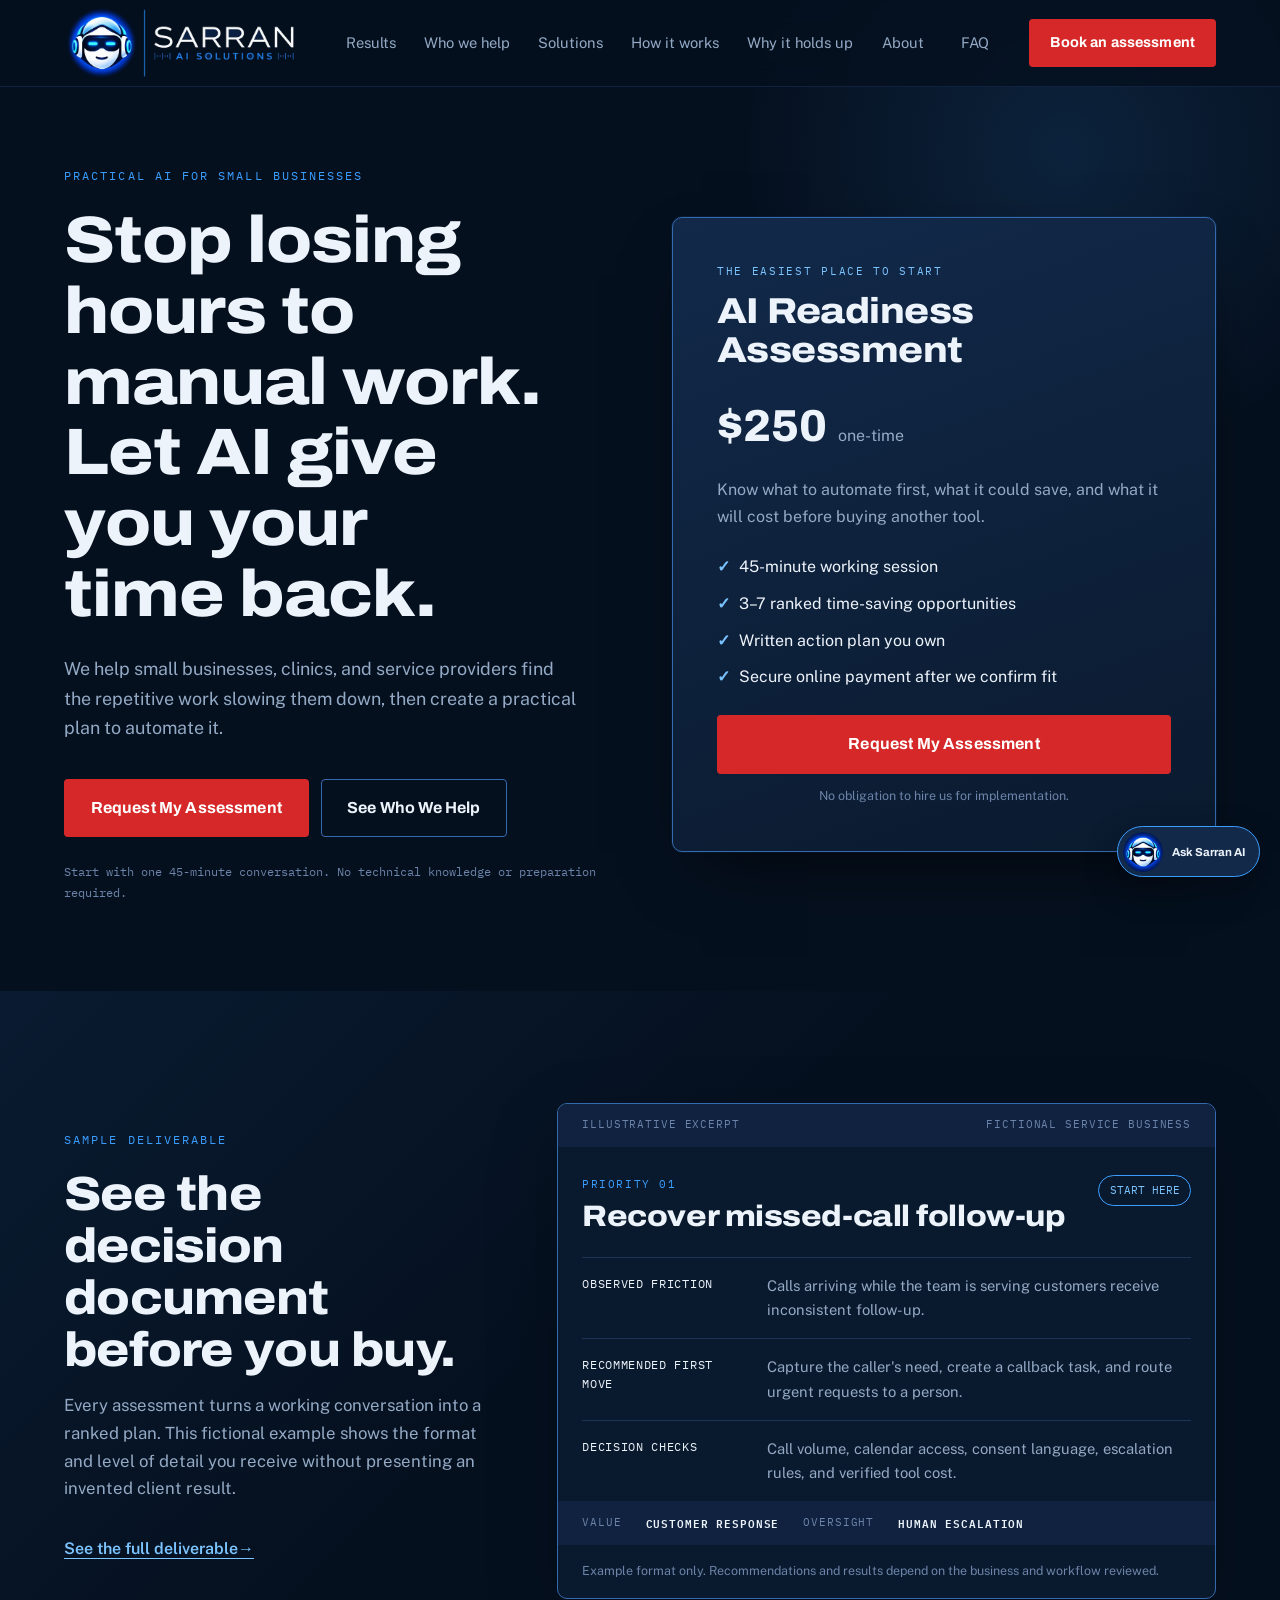
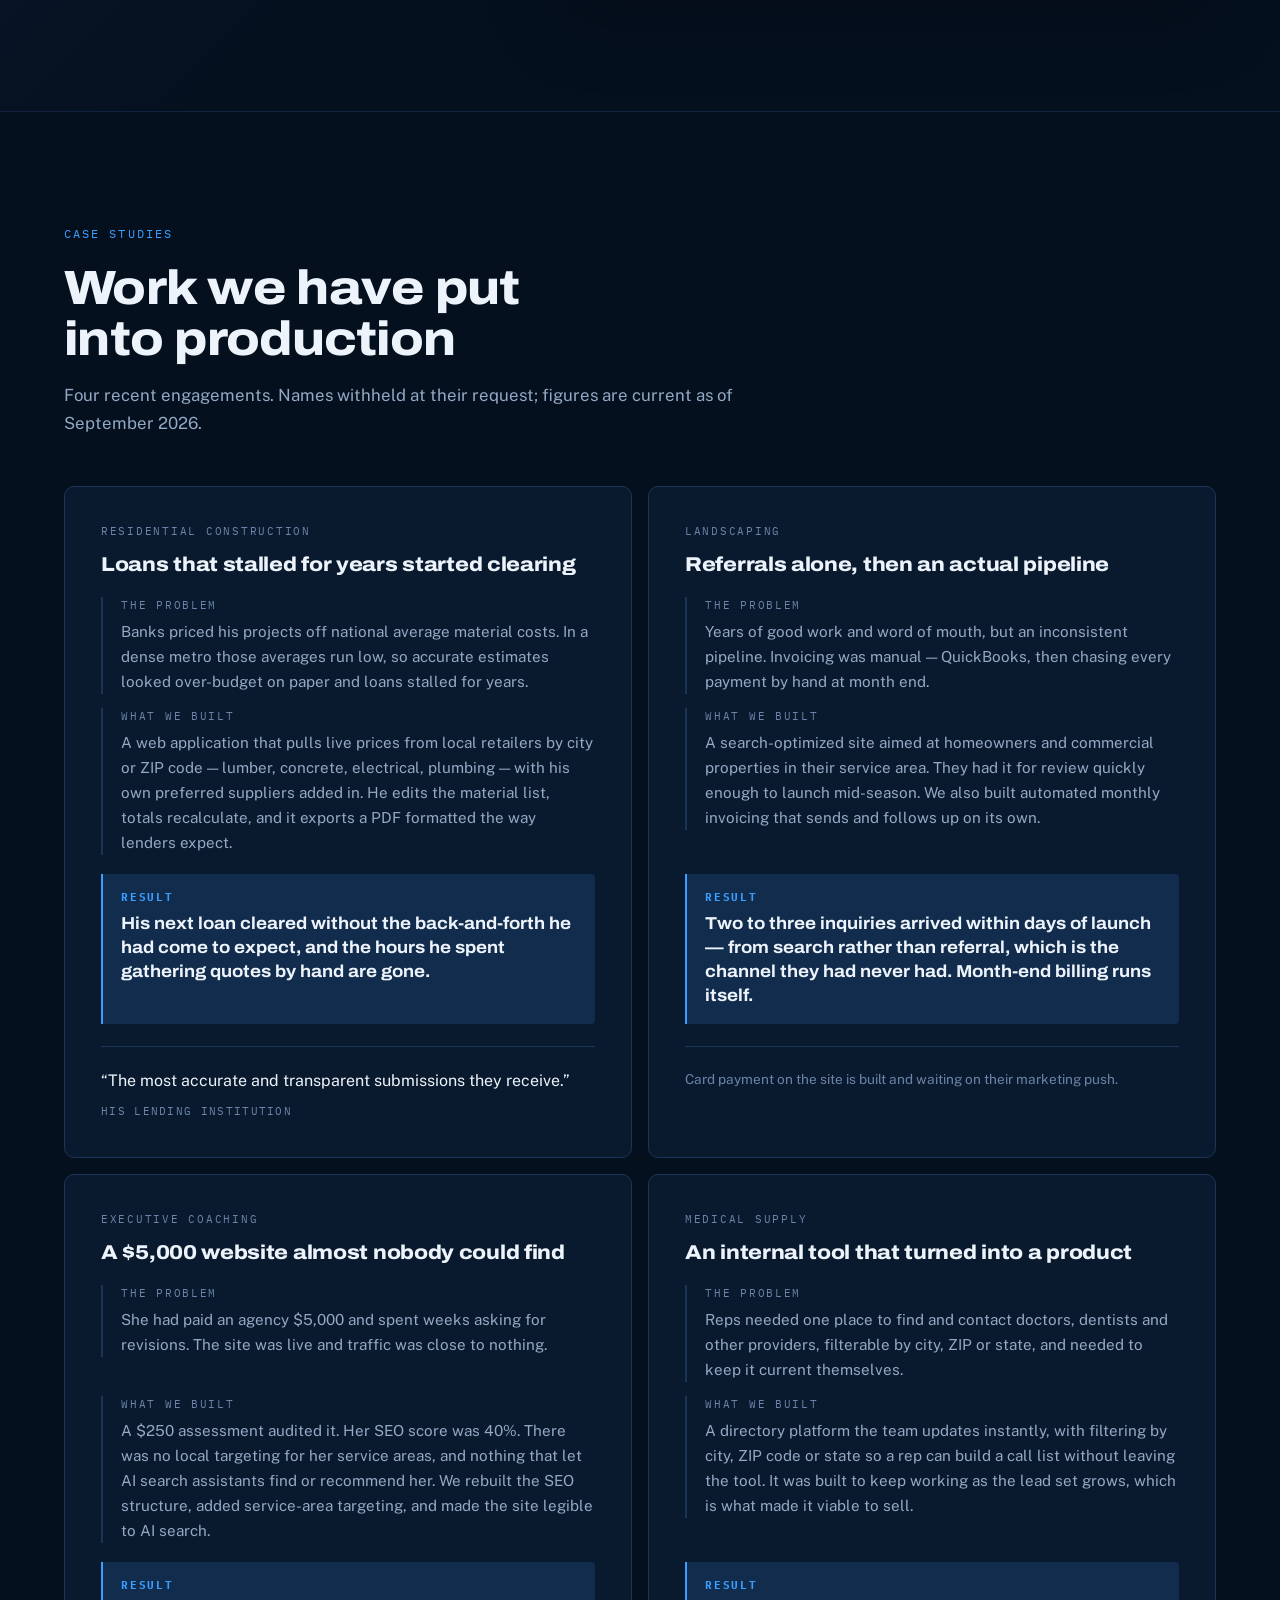
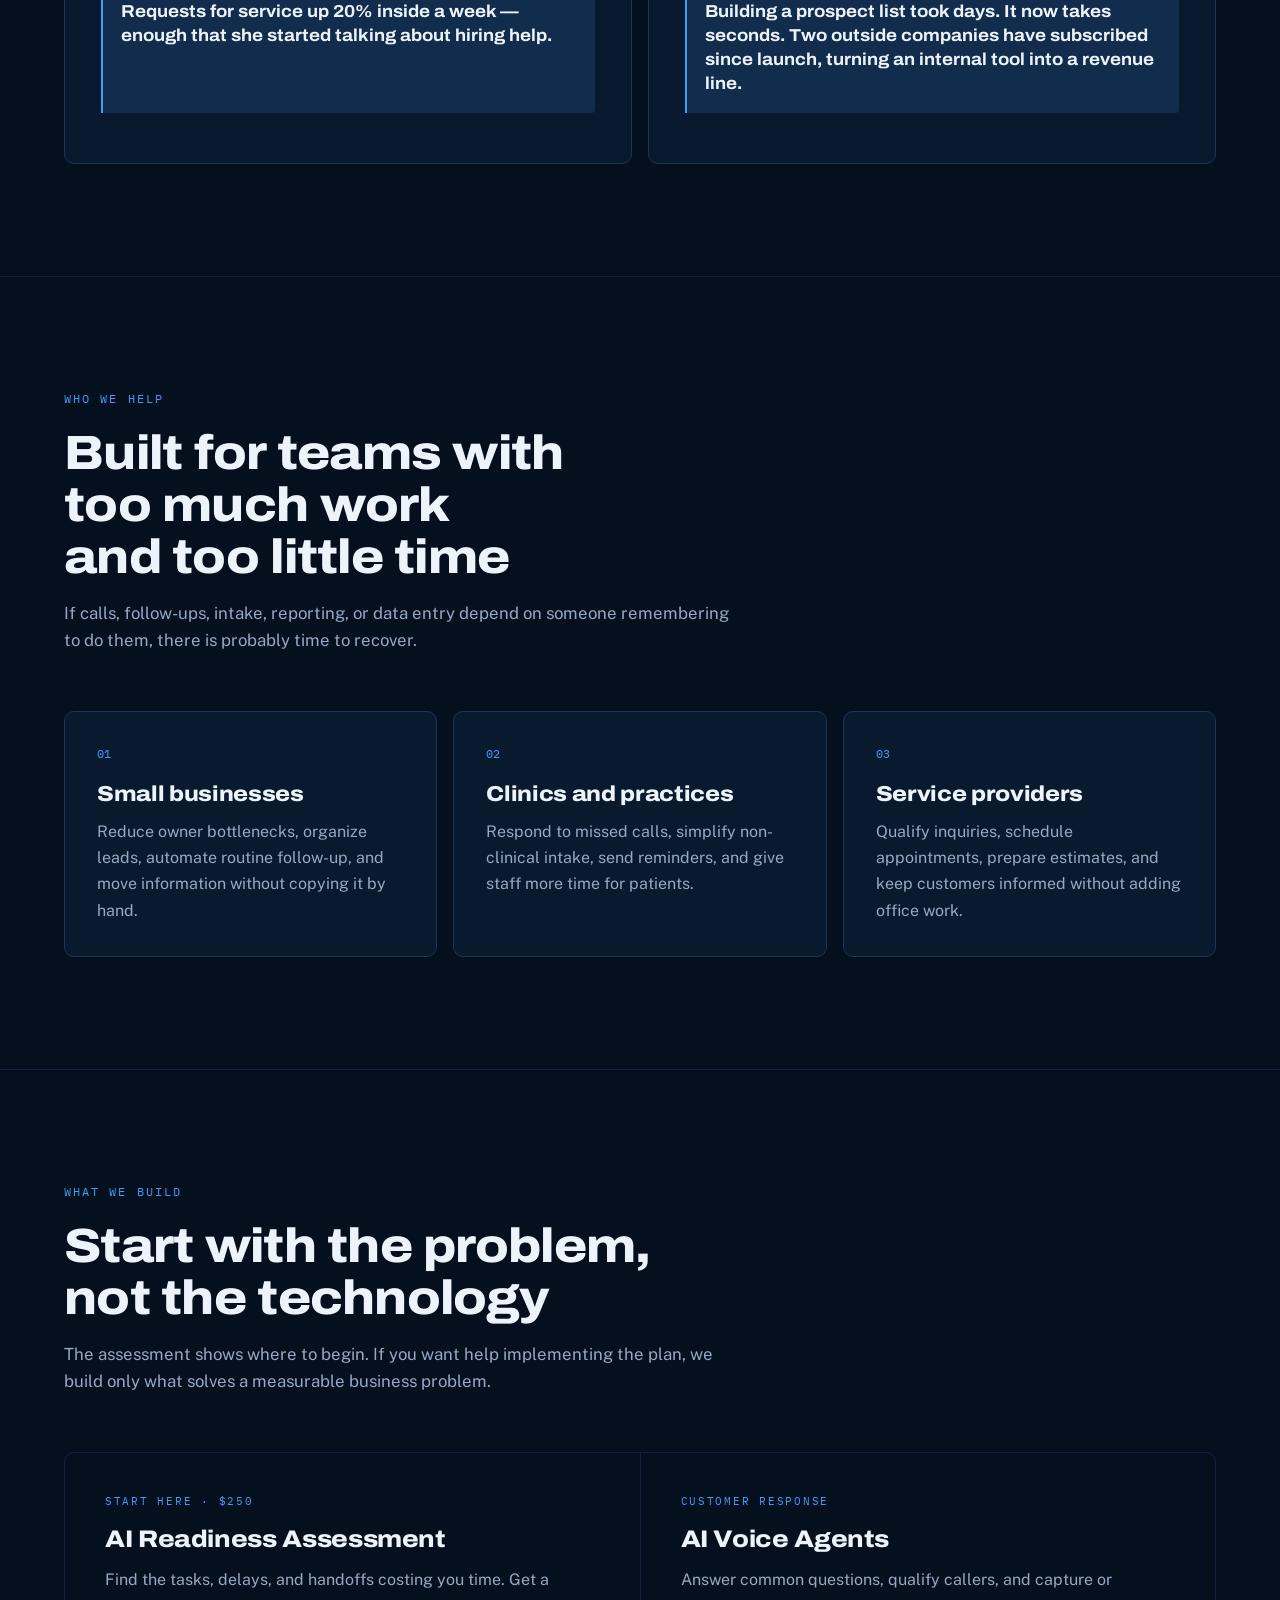
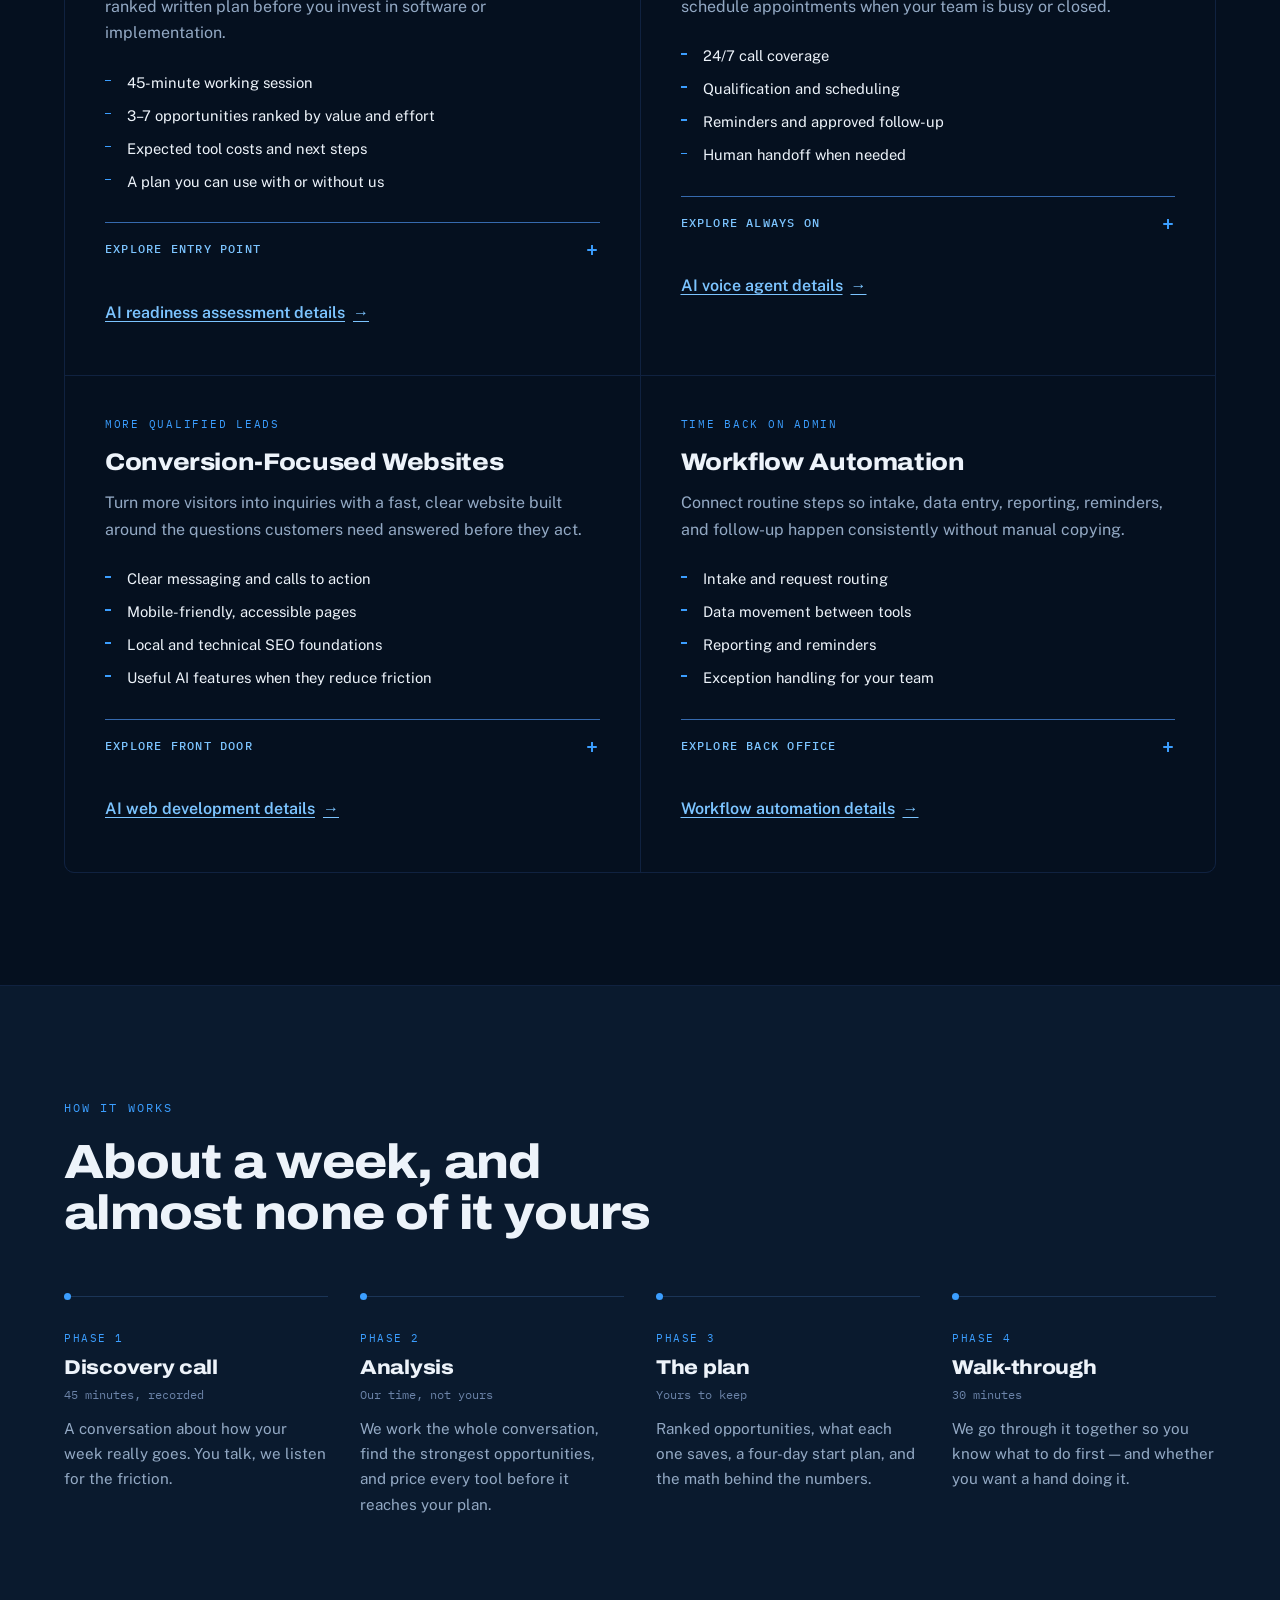
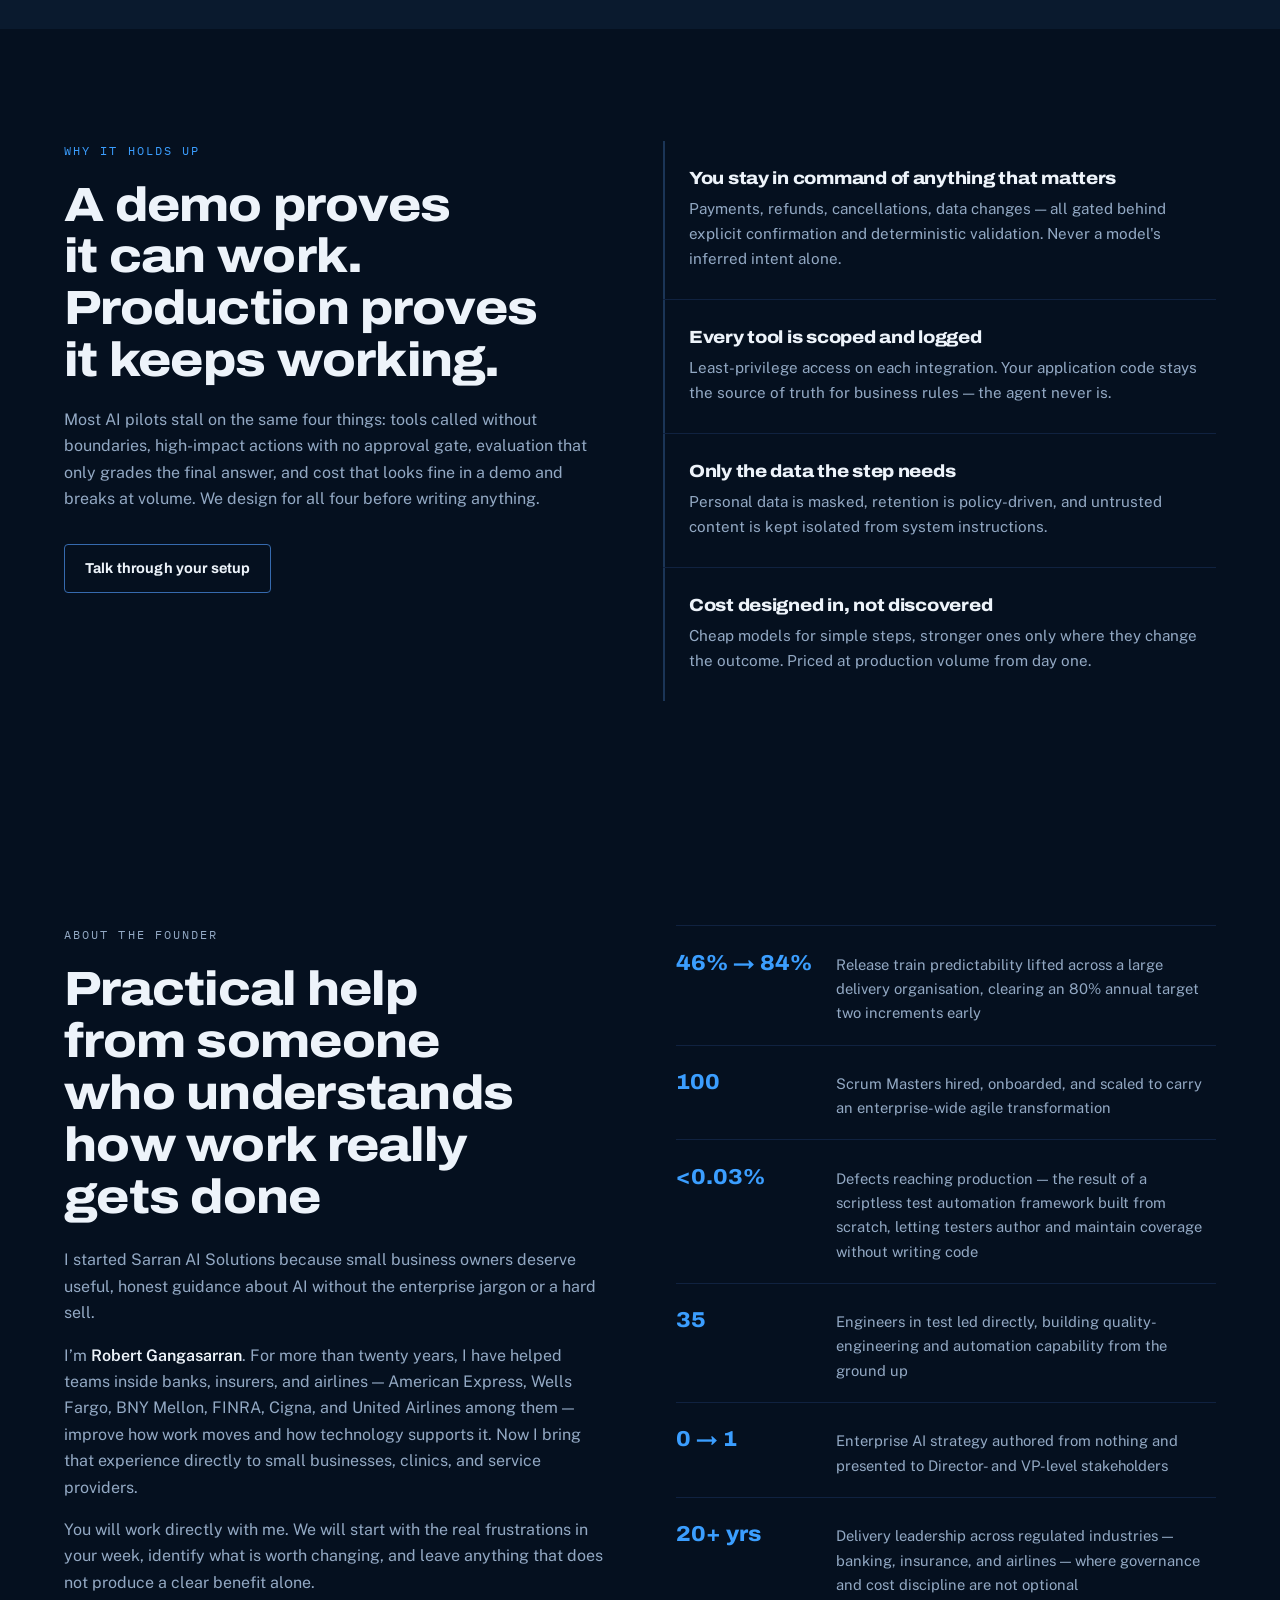
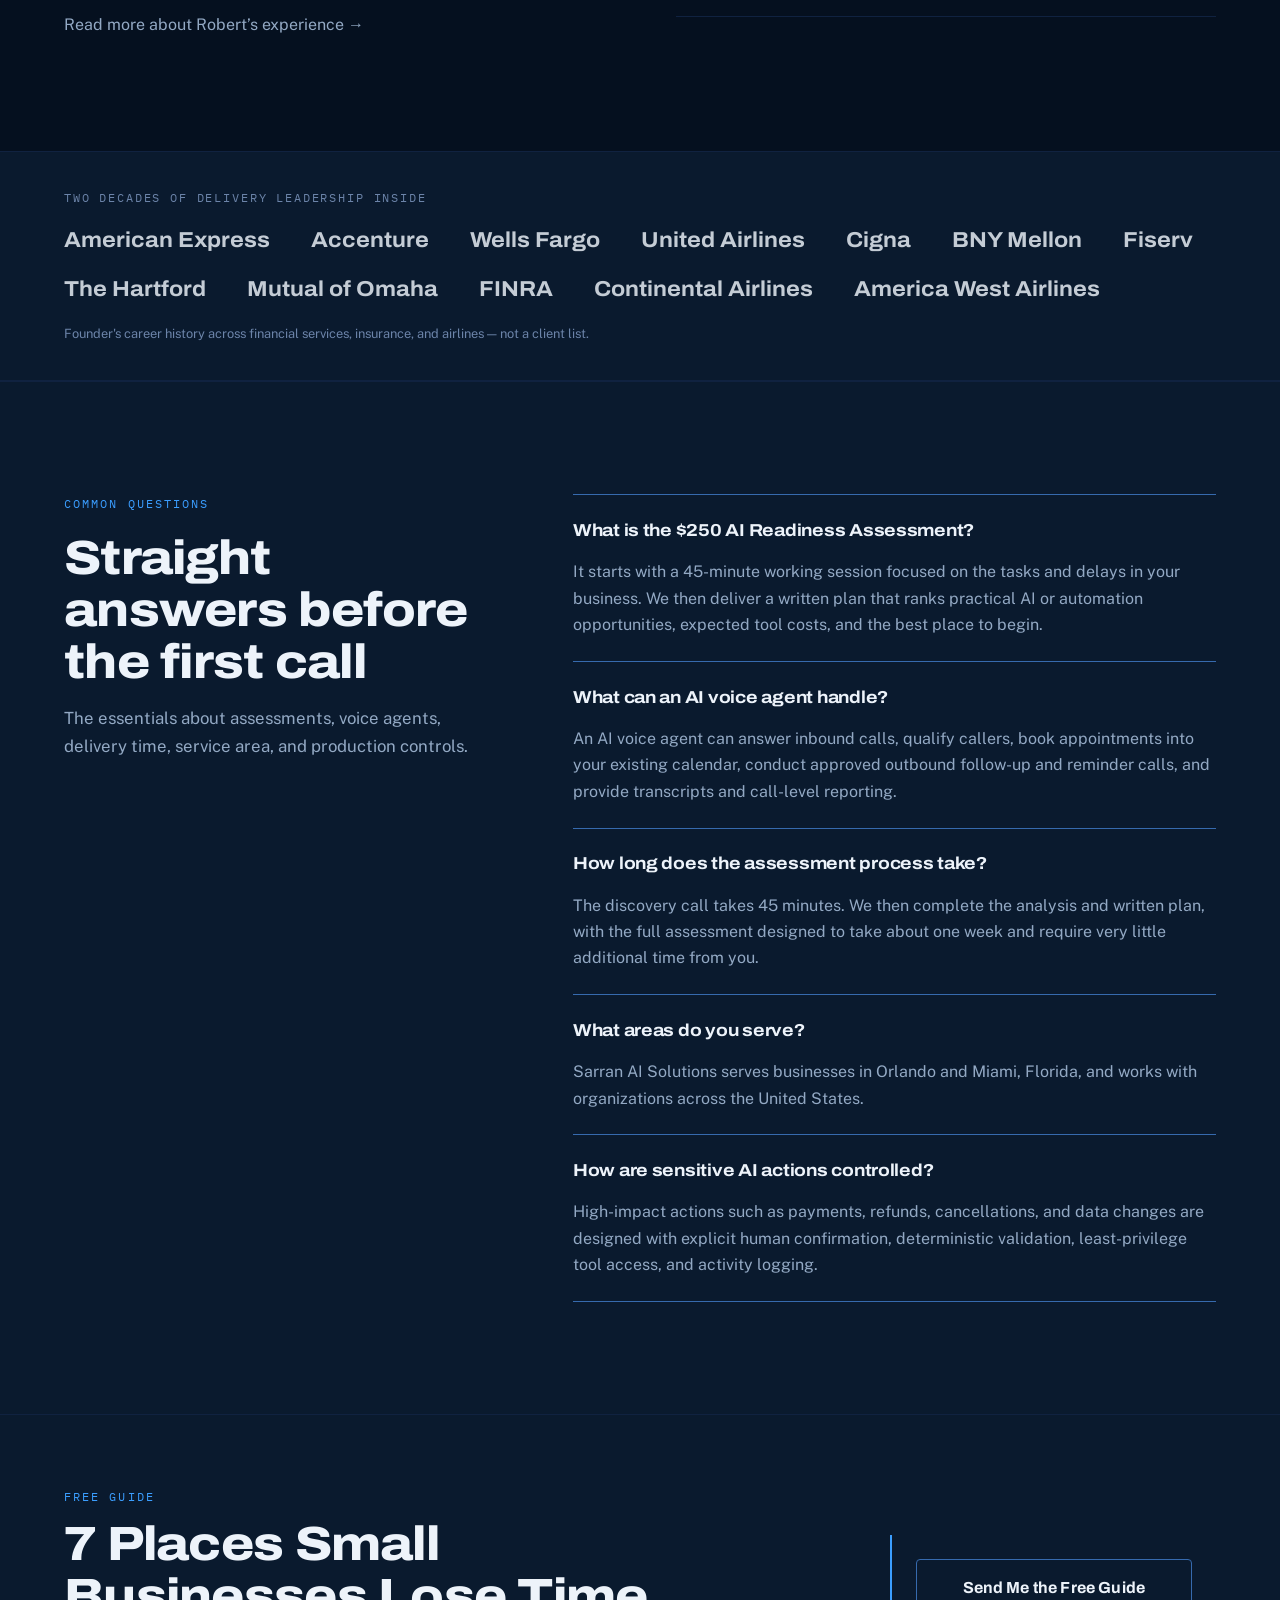
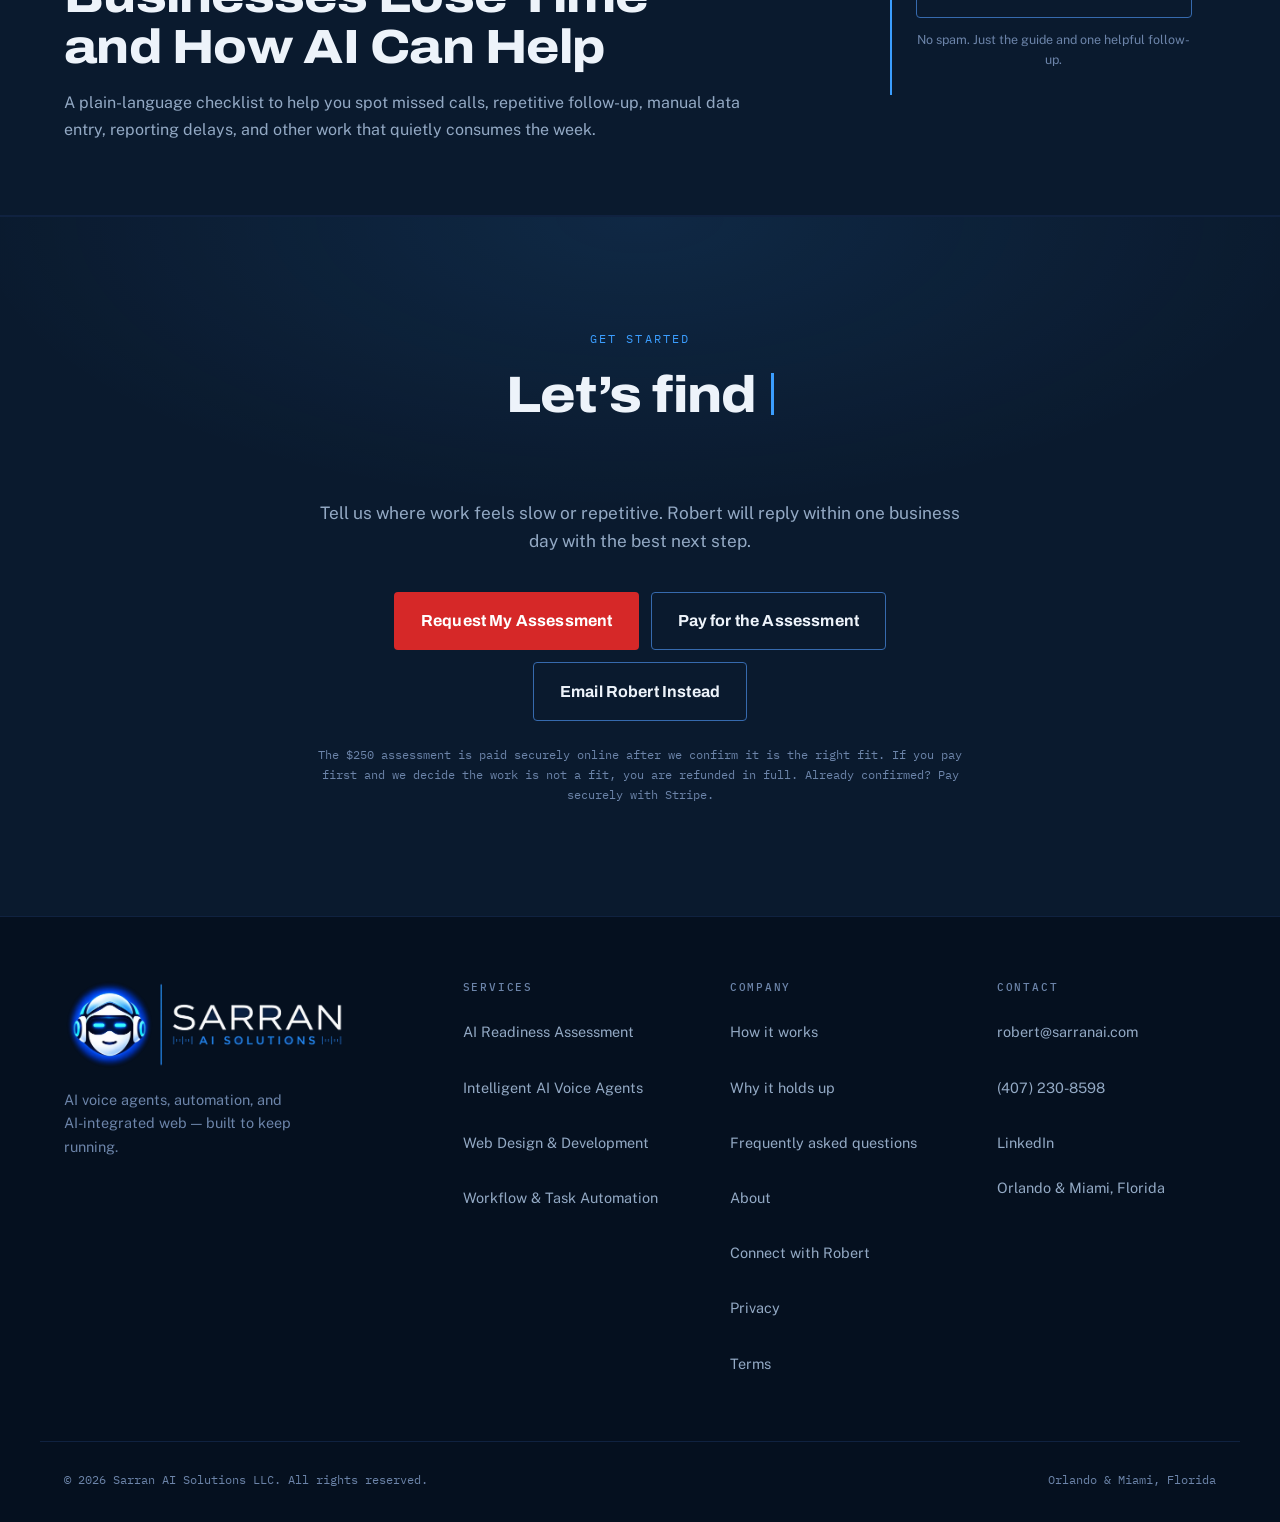
<file: sarran-ai/index.html>
<!DOCTYPE html>
<html lang="en">
<head>
<meta charset="utf-8">
<meta name="viewport" content="width=device-width, initial-scale=1">
<title>Sarran AI Solutions — Get Hours Back with Practical AI</title>
<meta name="description" content="Find where your business is losing time. The $250 AI Readiness Assessment is a practical plan built for small businesses, clinics, and service providers.">
<meta name="robots" content="index,follow,max-snippet:-1,max-image-preview:large,max-video-preview:-1">
<link rel="icon" href="favicon.ico" sizes="any"><link rel="icon" href="assets/sarran-icon-32.png" type="image/png" sizes="32x32"><link rel="icon" href="assets/sarran-icon-192.png" type="image/png" sizes="192x192"><link rel="manifest" href="site.webmanifest"><link rel="apple-touch-icon" href="assets/sarran-apple-touch-icon.png">

<link rel="canonical" href="https://www.sarranai.com/">
<meta property="og:url" content="https://www.sarranai.com/">
<meta property="og:image" content="https://www.sarranai.com/assets/og-card.jpg">
<meta property="og:image:width" content="1200">
<meta property="og:image:height" content="630">
<meta property="og:image:alt" content="Sarran AI Solutions — practical AI for small businesses">
<meta property="og:title" content="Sarran AI Solutions — Get Hours Back with Practical AI">
<meta property="og:description" content="A practical $250 AI Readiness Assessment for small businesses, clinics, and service providers.">
<meta property="og:type" content="website">
<meta property="og:site_name" content="Sarran AI Solutions LLC">
<meta property="og:locale" content="en_US">
<meta name="twitter:card" content="summary_large_image">
<meta name="twitter:title" content="Sarran AI Solutions — Get Hours Back with Practical AI">
<meta name="twitter:description" content="Find where your business is losing time with a practical $250 AI Readiness Assessment.">
<meta name="twitter:image" content="https://www.sarranai.com/assets/og-card.jpg">
<meta name="twitter:image:alt" content="Sarran AI Solutions — practical AI for small businesses">

<script type="application/ld+json">{"@context":"https://schema.org","@graph":[{"@type":"WebSite","@id":"https://www.sarranai.com/#website","url":"https://www.sarranai.com/","name":"Sarran AI Solutions","alternateName":"Sarran AI","publisher":{"@id":"https://www.sarranai.com/#organization"},"inLanguage":"en-US"},{"@type":"WebPage","@id":"https://www.sarranai.com/#webpage","url":"https://www.sarranai.com/","name":"Sarran AI Solutions — Get Hours Back with Practical AI","isPartOf":{"@id":"https://www.sarranai.com/#website"},"about":{"@id":"https://www.sarranai.com/#organization"},"mainEntity":{"@id":"https://www.sarranai.com/#faq"},"speakable":{"@type":"SpeakableSpecification","cssSelector":[".hero__title",".hero__lede"]}},{"@type":["ProfessionalService","Organization"],"@id":"https://www.sarranai.com/#organization","name":"Sarran AI Solutions LLC","url":"https://www.sarranai.com/","logo":{"@type":"ImageObject","url":"https://www.sarranai.com/assets/sarran-icon-512.png","width":512,"height":512},"description":"AI consulting practice serving Orlando and Miami, FL, building AI voice agents, workflow automation, AI readiness plans, and AI-integrated websites for businesses across the United States.","email":"robert@sarranai.com","telephone":"+1-407-230-8598","contactPoint":{"@type":"ContactPoint","contactType":"sales and customer inquiries","email":"robert@sarranai.com","telephone":"+1-407-230-8598","availableLanguage":"English","areaServed":"US"},"address":{"@type":"PostalAddress","streetAddress":"41 SE 5th Street, Suite 1616","addressLocality":"Miami","addressRegion":"FL","postalCode":"33131","addressCountry":"US"},"areaServed":[{"@type":"City","name":"Orlando"},{"@type":"City","name":"Miami"},{"@type":"Country","name":"United States"}],"founder":{"@id":"https://www.sarranai.com/#founder"},"knowsAbout":["AI voice agents","Workflow automation","AI readiness assessments","AI agent system design","AI-integrated web development"],"hasOfferCatalog":{"@type":"OfferCatalog","name":"AI consulting and implementation services","itemListElement":[{"@type":"Offer","price":"250","priceCurrency":"USD","itemOffered":{"@type":"Service","name":"AI Readiness Assessment","serviceType":"AI readiness assessment","url":"https://www.sarranai.com/ai-readiness-assessment.html","provider":{"@id":"https://www.sarranai.com/#organization"}}},{"@type":"Offer","itemOffered":{"@type":"Service","name":"Intelligent AI Voice Agents","serviceType":"AI voice agent development","url":"https://www.sarranai.com/ai-voice-agents.html","provider":{"@id":"https://www.sarranai.com/#organization"}}},{"@type":"Offer","itemOffered":{"@type":"Service","name":"Next-Gen Web Design & Development","serviceType":"AI-integrated website development","url":"https://www.sarranai.com/ai-web-development.html","provider":{"@id":"https://www.sarranai.com/#organization"}}},{"@type":"Offer","itemOffered":{"@type":"Service","name":"Workflow & Task Automation","serviceType":"Business workflow automation","url":"https://www.sarranai.com/workflow-automation.html","provider":{"@id":"https://www.sarranai.com/#organization"}}}]}},{"@type":"Person","@id":"https://www.sarranai.com/#founder","name":"Robert Gangasarran","jobTitle":"Founder","worksFor":{"@id":"https://www.sarranai.com/#organization"},"url":"https://www.sarranai.com/about.html","sameAs":["https://www.linkedin.com/in/robertgangasarran"],"knowsAbout":["AI strategy","Enterprise delivery","Quality engineering","Workflow automation","AI governance"]},{"@type":"FAQPage","@id":"https://www.sarranai.com/#faq","mainEntity":[{"@type":"Question","name":"What is the $250 AI Readiness Assessment?","acceptedAnswer":{"@type":"Answer","text":"It starts with a 45-minute working session focused on the tasks and delays in your business. We then deliver a written plan that ranks practical AI or automation opportunities, expected tool costs, and the best place to begin."}},{"@type":"Question","name":"What can an AI voice agent handle?","acceptedAnswer":{"@type":"Answer","text":"An AI voice agent can answer inbound calls, qualify callers, book appointments into an existing calendar, conduct approved outbound follow-up and reminder calls, and provide transcripts and call-level reporting."}},{"@type":"Question","name":"How long does the assessment process take?","acceptedAnswer":{"@type":"Answer","text":"The initial discovery call takes 45 minutes. Sarran AI Solutions then completes the analysis and written plan, with the full assessment process designed to take about one week and require very little additional client time."}},{"@type":"Question","name":"What areas do you serve?","acceptedAnswer":{"@type":"Answer","text":"Sarran AI Solutions serves businesses in Orlando and Miami, Florida, and works with organizations across the United States."}},{"@type":"Question","name":"How are sensitive AI actions controlled?","acceptedAnswer":{"@type":"Answer","text":"High-impact actions such as payments, refunds, cancellations, and data changes are designed with explicit human confirmation, deterministic validation, least-privilege tool access, and activity logging."}}]}]}</script>

<link rel="preconnect" href="https://fonts.googleapis.com">
<link rel="preconnect" href="https://fonts.gstatic.com" crossorigin>
<link href="https://fonts.googleapis.com/css2?family=Archivo:wdth,wght@75..125,400..900&family=Public+Sans:wght@400;500;600&family=IBM+Plex+Mono:wght@400;500&display=swap" rel="stylesheet">
<link rel="stylesheet" href="styles.bc68d59a94.css">
</head>
<body>

<a class="skip-link" href="#main">Skip to content</a>

<!-- ============================================================ HEADER -->
<header class="masthead" id="masthead">
  <div class="shell masthead__inner">
    <a class="brandmark masthead__brand" href="#top" aria-label="Sarran AI Solutions LLC — home">
      <img class="brandmark__logo" src="assets/sarran-logo-lockup-v2.webp"
           alt="" width="640" height="197" decoding="async" fetchpriority="high">
    </a>

    <nav class="masthead__nav" aria-label="Primary">
      <a href="#results">Results</a>
      <a href="#who">Who we help</a>
      <a href="#services">Solutions</a>
      <a href="#how">How it works</a>
      <a href="#trust">Why it holds up</a>
      <a href="#about">About</a>
      <a href="#faq">FAQ</a>
    </nav>

    <a class="button button--book masthead__cta" href="#book">Book an assessment</a>

    <button class="masthead__toggle" type="button" aria-expanded="false" aria-controls="drawer" aria-label="Open menu">
      <span></span><span></span>
    </button>
  </div>

  <nav class="drawer" id="drawer" aria-label="Mobile" hidden>
    <a href="#results">Results</a>
    <a href="#who">Who we help</a>
    <a href="#services">Solutions</a>
    <a href="#how">How it works</a>
    <a href="#trust">Why it holds up</a>
    <a href="#about">About</a>
    <a href="#faq">FAQ</a>
    <a class="button button--book" href="#book">Request My Assessment</a>
  </nav>
</header>

<main id="main">
<span id="top"></span>

<!-- ============================================================ HERO -->
<section class="hero">
  <div class="shell hero__grid">

    <div class="hero__copy">
      <p class="tag">Practical AI for small businesses</p>

      <h1 class="hero__title">Stop losing hours to manual work. Let AI give you your time back.</h1>

      <p class="hero__lede">
        We help small businesses, clinics, and service providers find the repetitive work slowing
        them down, then create a practical plan to automate it.
      </p>

      <div class="hero__actions">
        <a class="button button--book button--lg" href="#book">Request My Assessment</a>
        <a class="button button--quiet button--lg" href="#who">See Who We Help</a>
      </div>

      <p class="hero__note">
        Start with one 45-minute conversation. No technical knowledge or preparation required.
      </p>
    </div>

    <aside class="assessment-card" aria-label="AI Readiness Assessment offer">
      <p class="assessment-card__eyebrow">The easiest place to start</p>
      <h2>AI Readiness Assessment</h2>
      <p class="assessment-card__price"><span>$250</span> one-time</p>
      <p>Know what to automate first, what it could save, and what it will cost before buying another tool.</p>
      <ul>
        <li>45-minute working session</li>
        <li>3–7 ranked time-saving opportunities</li>
        <li>Written action plan you own</li>
        <li>Secure online payment after we confirm fit</li>
      </ul>
      <a class="button button--book button--lg" href="#book">Request My Assessment</a>
      <p class="assessment-card__fine">No obligation to hire us for implementation.</p>
    </aside>

  </div>
</section>

<!-- ============================================================ SAMPLE -->
<section class="sample" id="sample">
  <div class="shell sample__grid">
    <header class="lede sample__lede">
      <p class="tag">Sample deliverable</p>
      <h2 class="lede__title">See the decision document before you buy.</h2>
      <p class="lede__sub">
        Every assessment turns a working conversation into a ranked plan. This fictional example
        shows the format and level of detail you receive without presenting an invented client result.
      </p>
      <a class="sample__link" href="ai-readiness-assessment.html#sample-deliverable">See the full deliverable <span aria-hidden="true">→</span></a>
    </header>

    <article class="sample-plan" aria-labelledby="sample-plan-title">
      <div class="sample-plan__topline">
        <p>Illustrative excerpt</p>
        <p>Fictional service business</p>
      </div>
      <div class="sample-plan__heading">
        <div>
          <p class="sample-plan__rank">Priority 01</p>
          <h3 id="sample-plan-title">Recover missed-call follow-up</h3>
        </div>
        <span class="sample-plan__status">Start here</span>
      </div>
      <dl class="sample-plan__facts">
        <div>
          <dt>Observed friction</dt>
          <dd>Calls arriving while the team is serving customers receive inconsistent follow-up.</dd>
        </div>
        <div>
          <dt>Recommended first move</dt>
          <dd>Capture the caller's need, create a callback task, and route urgent requests to a person.</dd>
        </div>
        <div>
          <dt>Decision checks</dt>
          <dd>Call volume, calendar access, consent language, escalation rules, and verified tool cost.</dd>
        </div>
      </dl>
      <div class="sample-plan__footer">
        <span>Value</span><strong>Customer response</strong>
        <span>Oversight</span><strong>Human escalation</strong>
      </div>
      <p class="sample-plan__note">Example format only. Recommendations and results depend on the business and workflow reviewed.</p>
    </article>
  </div>
</section>

<!-- ============================================================ RESULTS -->
<section class="results" id="results">
  <div class="shell results__inner">
    <header class="lede results__lede">
      <p class="tag">Case studies</p>
      <h2 class="lede__title">Work we have put into production</h2>
      <p class="lede__sub">Four recent engagements. Names withheld at their request; figures are current as of September 2026.</p>
    </header>

    <ul class="results__grid">
      <li class="case">
        <p class="case__sector">Residential construction</p>
        <h3 class="case__title">Loans that stalled for years started clearing</h3>
        <p class="case__problem">
          Banks priced his projects off national average material costs. In a dense metro those
          averages run low, so accurate estimates looked over-budget on paper and loans stalled for years.
        </p>
        <p class="case__built">
          A web application that pulls live prices from local retailers by city or ZIP code — lumber,
          concrete, electrical, plumbing — with his own preferred suppliers added in. He edits the
          material list, totals recalculate, and it exports a PDF formatted the way lenders expect.
        </p>
        <p class="case__result">
          His next loan cleared without the back-and-forth he had come to expect, and the hours he
          spent gathering quotes by hand are gone.
        </p>
        <figure class="case__quote">
          <blockquote>The most accurate and transparent submissions they receive.</blockquote>
          <figcaption>His lending institution</figcaption>
        </figure>
      </li>

      <li class="case">
        <p class="case__sector">Landscaping</p>
        <h3 class="case__title">Referrals alone, then an actual pipeline</h3>
        <p class="case__problem">
          Years of good work and word of mouth, but an inconsistent pipeline. Invoicing was manual —
          QuickBooks, then chasing every payment by hand at month end.
        </p>
        <p class="case__built">
          A search-optimized site aimed at homeowners and commercial properties in their service
          area. They had it for review quickly enough to launch mid-season. We also built automated
          monthly invoicing that sends and follows up on its own.
        </p>
        <p class="case__result">
          Two to three inquiries arrived within days of launch — from search rather than referral,
          which is the channel they had never had. Month-end billing runs itself.
        </p>
        <p class="case__note">Card payment on the site is built and waiting on their marketing push.</p>
      </li>

      <li class="case">
        <p class="case__sector">Executive coaching</p>
        <h3 class="case__title">A $5,000 website almost nobody could find</h3>
        <p class="case__problem">
          She had paid an agency $5,000 and spent weeks asking for revisions. The site was live and
          traffic was close to nothing.
        </p>
        <p class="case__built">
          A $250 assessment audited it. Her SEO score was 40%. There was no local targeting for her
          service areas, and nothing that let AI search assistants find or recommend her. We rebuilt
          the SEO structure, added service-area targeting, and made the site legible to AI search.
        </p>
        <p class="case__result">
          Requests for service up 20% inside a week — enough that she started talking about hiring help.
        </p>
      </li>

      <li class="case">
        <p class="case__sector">Medical supply</p>
        <h3 class="case__title">An internal tool that turned into a product</h3>
        <p class="case__problem">
          Reps needed one place to find and contact doctors, dentists and other providers, filterable
          by city, ZIP or state, and needed to keep it current themselves.
        </p>
        <p class="case__built">
          A directory platform the team updates instantly, with filtering by city, ZIP code or state
          so a rep can build a call list without leaving the tool. It was built to keep working as the
          lead set grows, which is what made it viable to sell.
        </p>
        <p class="case__result">
          Building a prospect list took days. It now takes seconds. Two outside companies have
          subscribed since launch, turning an internal tool into a revenue line.
        </p>
      </li>
    </ul>
  </div>
</section>

<!-- ============================================================ WHO WE HELP -->
<section class="who" id="who">
  <div class="shell">
    <header class="lede">
      <p class="tag">Who we help</p>
      <h2 class="lede__title">Built for teams with too much work and too little time</h2>
      <p class="lede__sub">If calls, follow-ups, intake, reporting, or data entry depend on someone remembering to do them, there is probably time to recover.</p>
    </header>
    <div class="who__grid">
      <article class="who-card">
        <p class="who-card__number">01</p>
        <h3>Small businesses</h3>
        <p>Reduce owner bottlenecks, organize leads, automate routine follow-up, and move information without copying it by hand.</p>
      </article>
      <article class="who-card">
        <p class="who-card__number">02</p>
        <h3>Clinics and practices</h3>
        <p>Respond to missed calls, simplify non-clinical intake, send reminders, and give staff more time for patients.</p>
      </article>
      <article class="who-card">
        <p class="who-card__number">03</p>
        <h3>Service providers</h3>
        <p>Qualify inquiries, schedule appointments, prepare estimates, and keep customers informed without adding office work.</p>
      </article>
    </div>
  </div>
</section>

<!-- ============================================================ SERVICES -->
<section class="services" id="services">
  <div class="shell">
    <header class="lede">
      <p class="tag">What we build</p>
      <h2 class="lede__title">Start with the problem, not the technology</h2>
      <p class="lede__sub">
        The assessment shows where to begin. If you want help implementing the plan, we build only what solves a measurable business problem.
      </p>
    </header>

    <div class="services__grid">

      <article class="offer">
        <p class="offer__kind">Start here · $250</p>
        <h3 class="offer__name">AI Readiness Assessment</h3>
        <p class="offer__body">
          Find the tasks, delays, and handoffs costing you time. Get a ranked written plan before you invest in software or implementation.
        </p>
        <ul class="offer__points">
          <li>45-minute working session</li>
          <li>3–7 opportunities ranked by value and effort</li>
          <li>Expected tool costs and next steps</li>
          <li>A plan you can use with or without us</li>
        </ul>
        <details class="offer__details">
          <summary>Explore Entry Point</summary>
          <div class="offer__more">
            <p>An AI Readiness Assessment is a structured review that identifies where artificial intelligence can save time, reduce repetitive work, or improve customer response without adding unnecessary operational risk. Sarran AI Solutions begins with one 45-minute discovery call covering the tasks, handoffs, delays, and systems that shape a normal working week.</p>
            <p>Each opportunity is evaluated across four factors: potential time saved, implementation effort, recurring tool cost, and the level of human oversight required. The resulting written plan ranks 3 to 7 opportunities, explains the reasoning behind their order, verifies expected software costs, and identifies a practical four-day starting plan.</p>
            <p>Recommendations may include voice agents, workflow automation, AI-assisted intake, reporting, follow-up, or web-based qualification. The client owns the plan and can implement it independently or ask Sarran AI Solutions to build selected systems. The full assessment is designed to take about one week while requiring very little additional client time.</p>
          </div>
        </details>
        <a class="offer__link" href="ai-readiness-assessment.html">AI readiness assessment details <span aria-hidden="true">→</span></a>
      </article>

      <article class="offer">
        <p class="offer__kind">Customer response</p>
        <h3 class="offer__name">AI Voice Agents</h3>
        <p class="offer__body">
          Answer common questions, qualify callers, and capture or schedule appointments when your team is busy or closed.
        </p>
        <ul class="offer__points">
          <li>24/7 call coverage</li>
          <li>Qualification and scheduling</li>
          <li>Reminders and approved follow-up</li>
          <li>Human handoff when needed</li>
        </ul>
        <details class="offer__details">
          <summary>Explore Always On</summary>
          <div class="offer__more">
            <p>An intelligent AI voice agent is a phone-based system designed to handle approved conversations consistently, including when a team is busy or the business is closed. The implementation begins by defining the calls the agent may answer, the information it may collect, the questions it must ask, and the situations that require transfer or human follow-up.</p>
            <p>The agent can qualify inbound callers, answer approved questions, schedule appointments in an existing calendar, and run permitted outbound reminders or follow-up calls. Each conversation can produce a transcript and call-level record so the business can review what happened, identify exceptions, and refine the workflow.</p>
            <p>Production controls are designed before launch. Integrations receive only the access they need, sensitive actions use explicit confirmation, and uncertain or high-impact situations are escalated to a person. The result is extended call coverage without asking the system to make decisions outside its defined role.</p>
          </div>
        </details>
        <a class="offer__link" href="ai-voice-agents.html">AI voice agent details <span aria-hidden="true">→</span></a>
      </article>

      <article class="offer">
        <p class="offer__kind">More qualified leads</p>
        <h3 class="offer__name">Conversion-Focused Websites</h3>
        <p class="offer__body">
          Turn more visitors into inquiries with a fast, clear website built around the questions customers need answered before they act.
        </p>
        <ul class="offer__points">
          <li>Clear messaging and calls to action</li>
          <li>Mobile-friendly, accessible pages</li>
          <li>Local and technical SEO foundations</li>
          <li>Useful AI features when they reduce friction</li>
        </ul>
        <details class="offer__details">
          <summary>Explore Front Door</summary>
          <div class="offer__more">
            <p>An AI-integrated website combines a fast, accessible marketing site with focused automation that helps a visitor reach the right answer or next step. The work starts with the conversion path: what the visitor needs to understand, which questions indicate fit, and where a request should be routed.</p>
            <p>AI is added only where it removes friction. Appropriate uses can include answering questions from approved business content, collecting qualification details, routing an inquiry to the correct service, or preparing structured information for a booking request. The website remains usable when an AI feature is unavailable, and important actions stay behind deterministic application rules rather than model judgment.</p>
            <p>The underlying build prioritizes responsive layout, semantic HTML, accessibility, and Core Web Vitals. Technical SEO is designed in from the start through crawlable content, descriptive titles and metadata, canonical URLs, structured data, intentional internal linking, sitemap and robots directives, and answer-ready page structure for traditional and AI-assisted search. Content and conversion controls are designed so the business can update routine information without depending on a developer for every change. These foundations improve discoverability and indexing without making unsupported ranking guarantees.</p>
          </div>
        </details>
        <a class="offer__link" href="ai-web-development.html">AI web development details <span aria-hidden="true">→</span></a>
      </article>

      <article class="offer">
        <p class="offer__kind">Time back on admin</p>
        <h3 class="offer__name">Workflow Automation</h3>
        <p class="offer__body">
          Connect routine steps so intake, data entry, reporting, reminders, and follow-up happen consistently without manual copying.
        </p>
        <ul class="offer__points">
          <li>Intake and request routing</li>
          <li>Data movement between tools</li>
          <li>Reporting and reminders</li>
          <li>Exception handling for your team</li>
        </ul>
        <details class="offer__details">
          <summary>Explore Back Office</summary>
          <div class="offer__more">
            <p>Workflow and task automation connects repeatable business steps so information can move, calculations can run, and routine follow-up can happen without manual copying between systems. A workflow may start on a schedule or from an event such as a submitted form, a changed record, an approaching due date, or a completed appointment.</p>
            <p>The design documents the trigger, required inputs, business rules, permitted system access, expected output, and exception path before implementation. Suitable workflows can support intake, data entry, reporting, invoicing preparation, reminders, status updates, and internal routing. Existing tools are reused where practical so the automation does not create unnecessary software overhead.</p>
            <p>Automation handles only the predictable path. Missing information, validation failures, unexpected values, and sensitive decisions are surfaced to a person with enough context to act. Logs and run-level reporting make it possible to see what completed, what failed, and where the process needs adjustment.</p>
          </div>
        </details>
        <a class="offer__link" href="workflow-automation.html">Workflow automation details <span aria-hidden="true">→</span></a>
      </article>

    </div>
  </div>
</section>

<!-- ============================================================ PROCESS -->
<section class="how" id="how">
  <div class="shell">
    <header class="lede">
      <p class="tag">How it works</p>
      <h2 class="lede__title">About a week, and almost none of it yours</h2>
    </header>

    <ol class="how__track">
      <li class="phase">
        <p class="phase__n">Phase 1</p>
        <h3 class="phase__name">Discovery call</h3>
        <p class="phase__when">45 minutes, recorded</p>
        <p class="phase__body">
          A conversation about how your week really goes. You talk, we listen for the friction.
        </p>
      </li>
      <li class="phase">
        <p class="phase__n">Phase 2</p>
        <h3 class="phase__name">Analysis</h3>
        <p class="phase__when">Our time, not yours</p>
        <p class="phase__body">
          We work the whole conversation, find the strongest opportunities, and price every tool
          before it reaches your plan.
        </p>
      </li>
      <li class="phase">
        <p class="phase__n">Phase 3</p>
        <h3 class="phase__name">The plan</h3>
        <p class="phase__when">Yours to keep</p>
        <p class="phase__body">
          Ranked opportunities, what each one saves, a four-day start plan, and the math behind
          the numbers.
        </p>
      </li>
      <li class="phase">
        <p class="phase__n">Phase 4</p>
        <h3 class="phase__name">Walk-through</h3>
        <p class="phase__when">30 minutes</p>
        <p class="phase__body">
          We go through it together so you know what to do first — and whether you want a hand
          doing it.
        </p>
      </li>
    </ol>
  </div>
</section>

<!-- ============================================================ TRUST -->
<section class="trust" id="trust">
  <div class="shell trust__grid">
    <div class="trust__intro">
      <p class="tag">Why it holds up</p>
      <h2 class="lede__title">A demo proves it can work. Production proves it keeps working.</h2>
      <p class="trust__body">
        Most AI pilots stall on the same four things: tools called without boundaries, high-impact
        actions with no approval gate, evaluation that only grades the final answer, and cost that
        looks fine in a demo and breaks at volume. We design for all four before writing anything.
      </p>
      <a class="button button--quiet" href="#book">Talk through your setup</a>
    </div>

    <ul class="trust__list">
      <li class="rule">
        <h3 class="rule__name">You stay in command of anything that matters</h3>
        <p class="rule__body">
          Payments, refunds, cancellations, data changes — all gated behind explicit confirmation
          and deterministic validation. Never a model's inferred intent alone.
        </p>
      </li>
      <li class="rule">
        <h3 class="rule__name">Every tool is scoped and logged</h3>
        <p class="rule__body">
          Least-privilege access on each integration. Your application code stays the source of
          truth for business rules — the agent never is.
        </p>
      </li>
      <li class="rule">
        <h3 class="rule__name">Only the data the step needs</h3>
        <p class="rule__body">
          Personal data is masked, retention is policy-driven, and untrusted content is kept
          isolated from system instructions.
        </p>
      </li>
      <li class="rule">
        <h3 class="rule__name">Cost designed in, not discovered</h3>
        <p class="rule__body">
          Cheap models for simple steps, stronger ones only where they change the outcome. Priced
          at production volume from day one.
        </p>
      </li>
    </ul>
  </div>
</section>

<!-- ============================================================ ABOUT -->
<section class="about" id="about">
  <div class="shell about__grid">
    <div class="about__copy">
      <p class="tag">About the founder</p>
      <h2 class="lede__title">Practical help from someone who understands how work really gets done</h2>
      <p>
        I started Sarran AI Solutions because small business owners deserve useful, honest guidance about AI without the enterprise jargon or a hard sell.
      </p>
      <p>
        I’m <strong>Robert Gangasarran</strong>. For more than twenty years, I have helped teams inside banks, insurers, and airlines — American Express, Wells Fargo, BNY Mellon, FINRA, Cigna, and United Airlines among them — improve how work moves and how technology supports it. Now I bring that experience directly to small businesses, clinics, and service providers.
      </p>
      <p>You will work directly with me. We will start with the real frustrations in your week, identify what is worth changing, and leave anything that does not produce a clear benefit alone.</p>
      <p><a href="about.html">Read more about Robert’s experience →</a></p>
    </div>

    <dl class="record">
      <div class="record__row">
        <dt class="record__k">46% → 84%</dt>
        <dd class="record__v">Release train predictability lifted across a large delivery organisation, clearing an 80% annual target two increments early</dd>
      </div>
      <div class="record__row">
        <dt class="record__k">100</dt>
        <dd class="record__v">Scrum Masters hired, onboarded, and scaled to carry an enterprise-wide agile transformation</dd>
      </div>
      <div class="record__row">
        <dt class="record__k">&lt;0.03%</dt>
        <dd class="record__v">Defects reaching production — the result of a scriptless test automation framework built from scratch, letting testers author and maintain coverage without writing code</dd>
      </div>
      <div class="record__row">
        <dt class="record__k">35</dt>
        <dd class="record__v">Engineers in test led directly, building quality-engineering and automation capability from the ground up</dd>
      </div>
      <div class="record__row">
        <dt class="record__k">0 → 1</dt>
        <dd class="record__v">Enterprise AI strategy authored from nothing and presented to Director- and VP-level stakeholders</dd>
      </div>
      <div class="record__row">
        <dt class="record__k">20+ yrs</dt>
        <dd class="record__v">Delivery leadership across regulated industries — banking, insurance, and airlines — where governance and cost discipline are not optional</dd>
      </div>
    </dl>
  </div>
</section>

<!-- ============================================================ CREDIBILITY -->
<section class="pedigree" aria-label="Founder background">
  <div class="shell pedigree__inner">
    <p class="pedigree__label">Two decades of delivery leadership inside</p>
    <ul class="pedigree__list">
      <li>American Express</li>
      <li>Accenture</li>
      <li>Wells Fargo</li>
      <li>United Airlines</li>
      <li>Cigna</li>
      <li>BNY Mellon</li>
      <li>Fiserv</li>
      <li>The Hartford</li>
      <li>Mutual of Omaha</li>
      <li>FINRA</li>
      <li>Continental Airlines</li>
      <li>America West Airlines</li>
    </ul>
    <p class="pedigree__fine">
      Founder's career history across financial services, insurance, and airlines
      — not a client list.
    </p>
  </div>
</section>

<!-- ============================================================ FAQ -->
<section class="faq" id="faq">
  <div class="shell faq__grid">
    <header class="lede faq__lede">
      <p class="tag">Common questions</p>
      <h2 class="lede__title">Straight answers before the first call</h2>
      <p class="lede__sub">The essentials about assessments, voice agents, delivery time, service area, and production controls.</p>
    </header>

    <div class="faq__list">
      <article class="faq__item">
        <h3>What is the $250 AI Readiness Assessment?</h3>
        <p>It starts with a 45-minute working session focused on the tasks and delays in your business. We then deliver a written plan that ranks practical AI or automation opportunities, expected tool costs, and the best place to begin.</p>
      </article>
      <article class="faq__item">
        <h3>What can an AI voice agent handle?</h3>
        <p>An AI voice agent can answer inbound calls, qualify callers, book appointments into your existing calendar, conduct approved outbound follow-up and reminder calls, and provide transcripts and call-level reporting.</p>
      </article>
      <article class="faq__item">
        <h3>How long does the assessment process take?</h3>
        <p>The discovery call takes 45 minutes. We then complete the analysis and written plan, with the full assessment designed to take about one week and require very little additional time from you.</p>
      </article>
      <article class="faq__item">
        <h3>What areas do you serve?</h3>
        <p>Sarran AI Solutions serves businesses in Orlando and Miami, Florida, and works with organizations across the United States.</p>
      </article>
      <article class="faq__item">
        <h3>How are sensitive AI actions controlled?</h3>
        <p>High-impact actions such as payments, refunds, cancellations, and data changes are designed with explicit human confirmation, deterministic validation, least-privilege tool access, and activity logging.</p>
      </article>
    </div>
  </div>
</section>

<!-- ============================================================ LEAD MAGNET -->
<section class="guide" id="guide">
  <div class="shell guide__inner">
    <div>
      <p class="tag">Free guide</p>
      <h2 class="lede__title">7 Places Small Businesses Lose Time and How AI Can Help</h2>
      <p class="guide__body">A plain-language checklist to help you spot missed calls, repetitive follow-up, manual data entry, reporting delays, and other work that quietly consumes the week.</p>
    </div>
    <div class="guide__action">
      <a class="button button--quiet button--lg" href="#book" data-guide-request>Send Me the Free Guide</a>
      <p>No spam. Just the guide and one helpful follow-up.</p>
    </div>
  </div>
</section>

<!-- ============================================================ BOOKING -->
<section class="book" id="book">
  <div class="shell book__inner">
    <p class="tag">Get started</p>
    <h2 class="book__title">
      <span class="tw" data-typewriter>
        <!-- .tw__real reserves the final height at any width and is what screen
             readers announce; .tw__type is the visual animation only. -->
        <span class="tw__real">Let’s find the hours hiding in your week.</span>
        <span class="tw__type" aria-hidden="true"></span>
      </span>
    </h2>
    <p class="book__sub">
      Tell us where work feels slow or repetitive. Robert will reply within one business day with the best next step.
    </p>

    <div class="book__actions">
      <button class="button button--book button--lg" type="button"
              data-book-toggle aria-expanded="false" aria-controls="book-form">Request My Assessment</button>
      <a class="button button--quiet button--lg" href="https://buy.stripe.com/9B68wRdCX3O34ocaxL7N601" target="_blank" rel="noopener">Pay for the Assessment</a>
      <a class="button button--quiet button--lg" href="mailto:robert@sarranai.com">Email Robert Instead</a>
    </div>

    <p class="book__fine">The $250 assessment is paid securely online after we confirm it is the right fit. If you pay first and we decide the work is not a fit, you are refunded in full. Already confirmed? <a href="https://buy.stripe.com/9B68wRdCX3O34ocaxL7N601" target="_blank" rel="noopener">Pay securely with Stripe</a>.</p>

    <!-- Rendered open by default; main.d3dbe72c86.js collapses it on load, so the form is
         still reachable and submittable with JavaScript disabled.

         DELIVERY: posts to FormSubmit, which relays the submission to
         robert@sarranai.com. A static page cannot send mail itself.
         ONE-TIME SETUP REQUIRED: the first submission triggers a confirmation
         email from FormSubmit — click the link in it to activate the endpoint.
         Until activated, submissions are NOT delivered.
         The non-AJAX `action` below is the no-JavaScript fallback; main.d3dbe72c86.js
         posts to the /ajax/ variant so the visitor stays on the page.

         TODO (email exposure): the /robert@sarranai.com path below puts
         the raw address in page source, where scrapers harvest it for spam
         outside this form entirely. After activation, FormSubmit's confirmation
         email includes a random alias token — replace BOTH the `action` and
         `data-endpoint` paths below with
         https://formsubmit.co/<token> and https://formsubmit.co/ajax/<token>
         once you have it. -->
    <div class="book__panel" id="book-form">
      <form class="bform" method="post"
            action="https://formsubmit.co/robert@sarranai.com"
            data-endpoint="https://formsubmit.co/ajax/robert@sarranai.com"
            novalidate>
        <h3 class="bform__title">Tell us where you are losing time</h3>
        <p class="bform__intro">A few quick questions. Robert replies within one business day.</p>

        <!-- FormSubmit control fields -->
        <input type="hidden" name="_subject" value="New time savings request — sarranai.com">
        <input type="hidden" name="interest" value="AI Readiness Assessment" data-interest-field>
        <input type="hidden" name="_template" value="table">
        <input type="hidden" name="_captcha" value="false">
        <!-- honeypot: real people never fill this; bots usually do -->
        <input type="text" name="_honey" tabindex="-1" autocomplete="off" aria-hidden="true" class="bform__honey">

        <!-- Progress rail and step counter. Both ship `hidden`: with JavaScript
             off they never appear and the three fieldsets below simply stack,
             exactly as the flat form did. main.d3dbe72c86.js unhides them when it puts the
             form into stepped mode. The rail is decorative — .bform__stepcount
             is the live region that actually announces the step — so it stays
             aria-hidden to avoid a double announcement. -->
        <ol class="bform__progress" aria-hidden="true" hidden>
          <li class="bform__progress-item is-current" data-progress="1"><span>Your time</span></li>
          <li class="bform__progress-item" data-progress="2"><span>Your business</span></li>
          <li class="bform__progress-item" data-progress="3"><span>Your details</span></li>
        </ol>
        <p class="bform__stepcount" role="status" aria-live="polite" hidden></p>

        <fieldset class="bform__step is-active" data-step="1">
          <legend class="bform__step-title" tabindex="-1">What is taking too much time?</legend>
          <div class="bform__grid">
            <div class="field field--wide">
              <label for="bf-brief">Task or process <span class="field__req">required</span></label>
              <p class="field__hint" id="bf-brief-hint">
                A sentence or two is enough. Examples: missed calls, appointment reminders, customer follow-up, intake, reports, or copying data.
              </p>
              <textarea id="bf-brief" name="brief" rows="4" required
                        aria-describedby="bf-brief-hint bf-brief-err"></textarea>
              <span class="field__err" id="bf-brief-err" hidden></span>
            </div>
          </div>
        </fieldset>

        <fieldset class="bform__step" data-step="2">
          <legend class="bform__step-title" tabindex="-1">About your business</legend>
          <div class="bform__grid">
            <div class="field">
              <label for="bf-company">Business name</label>
              <input id="bf-company" name="company" type="text" autocomplete="organization" placeholder="Optional">
            </div>

            <div class="field">
              <label for="bf-team">Team size</label>
              <select id="bf-team" name="team">
                <option value="">Prefer not to say</option>
                <option value="Just me">Just me</option>
                <option value="2-5 people">2-5 people</option>
                <option value="6-20 people">6-20 people</option>
                <option value="21-50 people">21-50 people</option>
                <option value="More than 50">More than 50</option>
              </select>
            </div>
          </div>
        </fieldset>

        <fieldset class="bform__step" data-step="3">
          <legend class="bform__step-title" tabindex="-1">Where should we reply?</legend>
          <div class="bform__grid">
            <div class="field">
              <label for="bf-name">Name <span class="field__req">required</span></label>
              <input id="bf-name" name="name" type="text" autocomplete="name" required
                     aria-describedby="bf-name-err">
              <span class="field__err" id="bf-name-err" hidden></span>
            </div>

            <div class="field">
              <label for="bf-email">Email <span class="field__req">required</span></label>
              <input id="bf-email" name="email" type="email" autocomplete="email" required
                     aria-describedby="bf-email-err">
              <span class="field__err" id="bf-email-err" hidden></span>
            </div>
          </div>
        </fieldset>

        <div class="bform__foot">
          <button class="button button--quiet" type="button" data-step-back hidden>Back</button>
          <button class="button button--book" type="button" data-step-next hidden>Continue</button>
          <button class="button button--book button--lg" type="submit">Request My Assessment</button>
          <p class="bform__note">We use your details only to reply. Review our <a href="privacy.html">privacy policy</a>.</p>
        </div>

        <p class="bform__status" role="status" aria-live="polite"></p>
      </form>
    </div>
  </div>
</section>

</main>

<!-- ============================================================ FOOTER -->
<footer class="foot">
  <div class="shell foot__grid">

    <div class="foot__brand">
      <span class="brandmark brandmark--lg">
        <img class="brandmark__logo" src="assets/sarran-logo-lockup-v2.webp"
             alt="" width="640" height="197" loading="lazy" decoding="async">
      </span>
      <p>AI voice agents, automation, and AI-integrated web — built to keep running.</p>
    </div>

    <nav class="foot__col" aria-labelledby="foot-services">
      <h3 id="foot-services">Services</h3>
      <a href="ai-readiness-assessment.html">AI Readiness Assessment</a>
      <a href="ai-voice-agents.html">Intelligent AI Voice Agents</a>
      <a href="ai-web-development.html">Web Design &amp; Development</a>
      <a href="workflow-automation.html">Workflow &amp; Task Automation</a>
    </nav>

    <nav class="foot__col" aria-labelledby="foot-company">
      <h3 id="foot-company">Company</h3>
      <a href="#how">How it works</a>
      <a href="#trust">Why it holds up</a>
      <a href="#faq">Frequently asked questions</a>
      <a href="about.html">About</a>
      <a href="connect.html">Connect with Robert</a>
      <a href="privacy.html">Privacy</a>
      <a href="terms.html">Terms</a>
    </nav>

    <div class="foot__col">
      <h3 id="foot-contact">Contact</h3>
      <a href="mailto:robert@sarranai.com">robert@sarranai.com</a>
      <a href="tel:+14072308598">(407) 230-8598</a>
      <a href="https://www.linkedin.com/in/robertgangasarran" target="_blank" rel="noopener noreferrer">LinkedIn</a>
      <span>Orlando &amp; Miami, Florida</span>
    </div>

  </div>

  <div class="shell foot__base">
    <p>© <span data-year>2026</span> Sarran AI Solutions LLC. All rights reserved.</p>
    <p class="foot__loc">Orlando &amp; Miami, Florida</p>
  </div>
</footer>

<aside class="chat-widget" aria-label="Ask Sarran AI">
  <section class="chat-panel" id="chat-panel" hidden aria-labelledby="chat-title">
    <header class="chat-panel__head">
      <div class="chat-panel__identity">
        <img src="assets/sarran-chat-icon.webp" alt="" width="48" height="48">
        <div><h2 id="chat-title">Ask Sarran AI</h2><p>Website assistant</p></div>
      </div>
      <button class="chat-panel__close" type="button" aria-label="Close Ask Sarran AI">×</button>
    </header>
    <div class="chat-panel__messages" aria-live="polite">
      <p class="chat-message chat-message--agent">Hi, I’m Sarran AI. Ask me about our services, the $250 assessment, or booking a consultation.</p>
    </div>
    <div class="chat-panel__suggestions" role="group" aria-label="Suggested questions">
      <button type="button" data-chat-question="What does Sarran AI do?">What do you do?</button>
      <button type="button" data-chat-question="What is the AI Readiness Assessment?">What is the assessment?</button>
      <button type="button" data-chat-question="How do I book a consultation?">Book a consultation</button>
    </div>
    <div class="chat-panel__actions" role="group" aria-label="Next steps">
      <a class="chat-action chat-action--primary" href="https://buy.stripe.com/9B68wRdCX3O34ocaxL7N601" target="_blank" rel="noopener">Start $250 assessment</a>
      <a class="chat-action" href="#book" data-chat-book>Book 30 min with Robert</a>
    </div>
    <form class="chat-form">
      <label class="visually-hidden" for="chat-input">Ask Sarran AI a question</label>
      <input id="chat-input" name="question" type="text" autocomplete="off" placeholder="Ask a question...">
      <button class="chat-form__send" type="submit" aria-label="Send question">Send</button>
    </form>
  </section>
  <button class="chat-launcher" type="button" aria-expanded="false" aria-controls="chat-panel">
    <img src="assets/sarran-chat-icon.webp" alt="" width="44" height="44"><span>Ask Sarran AI</span>
  </button>
</aside>

<script src="main.d3dbe72c86.js" defer></script>
</body>
</html>
</file>
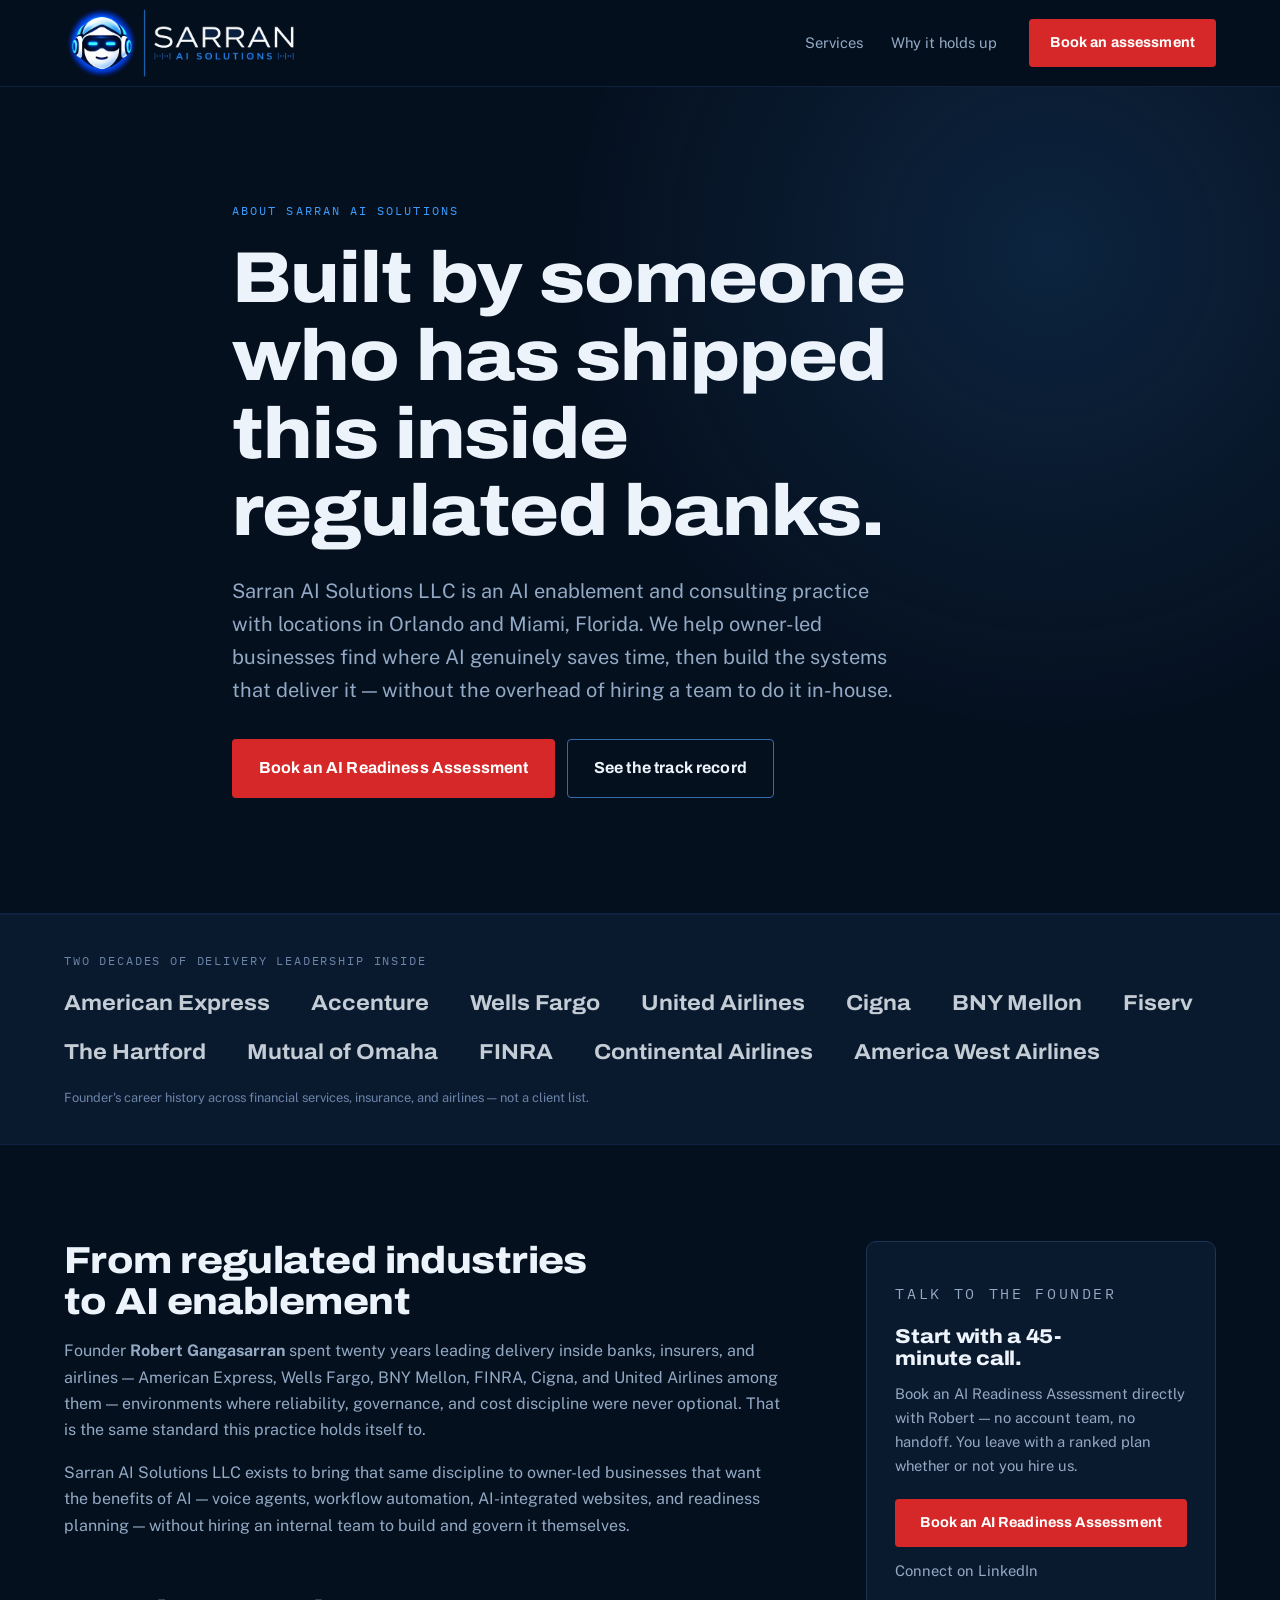
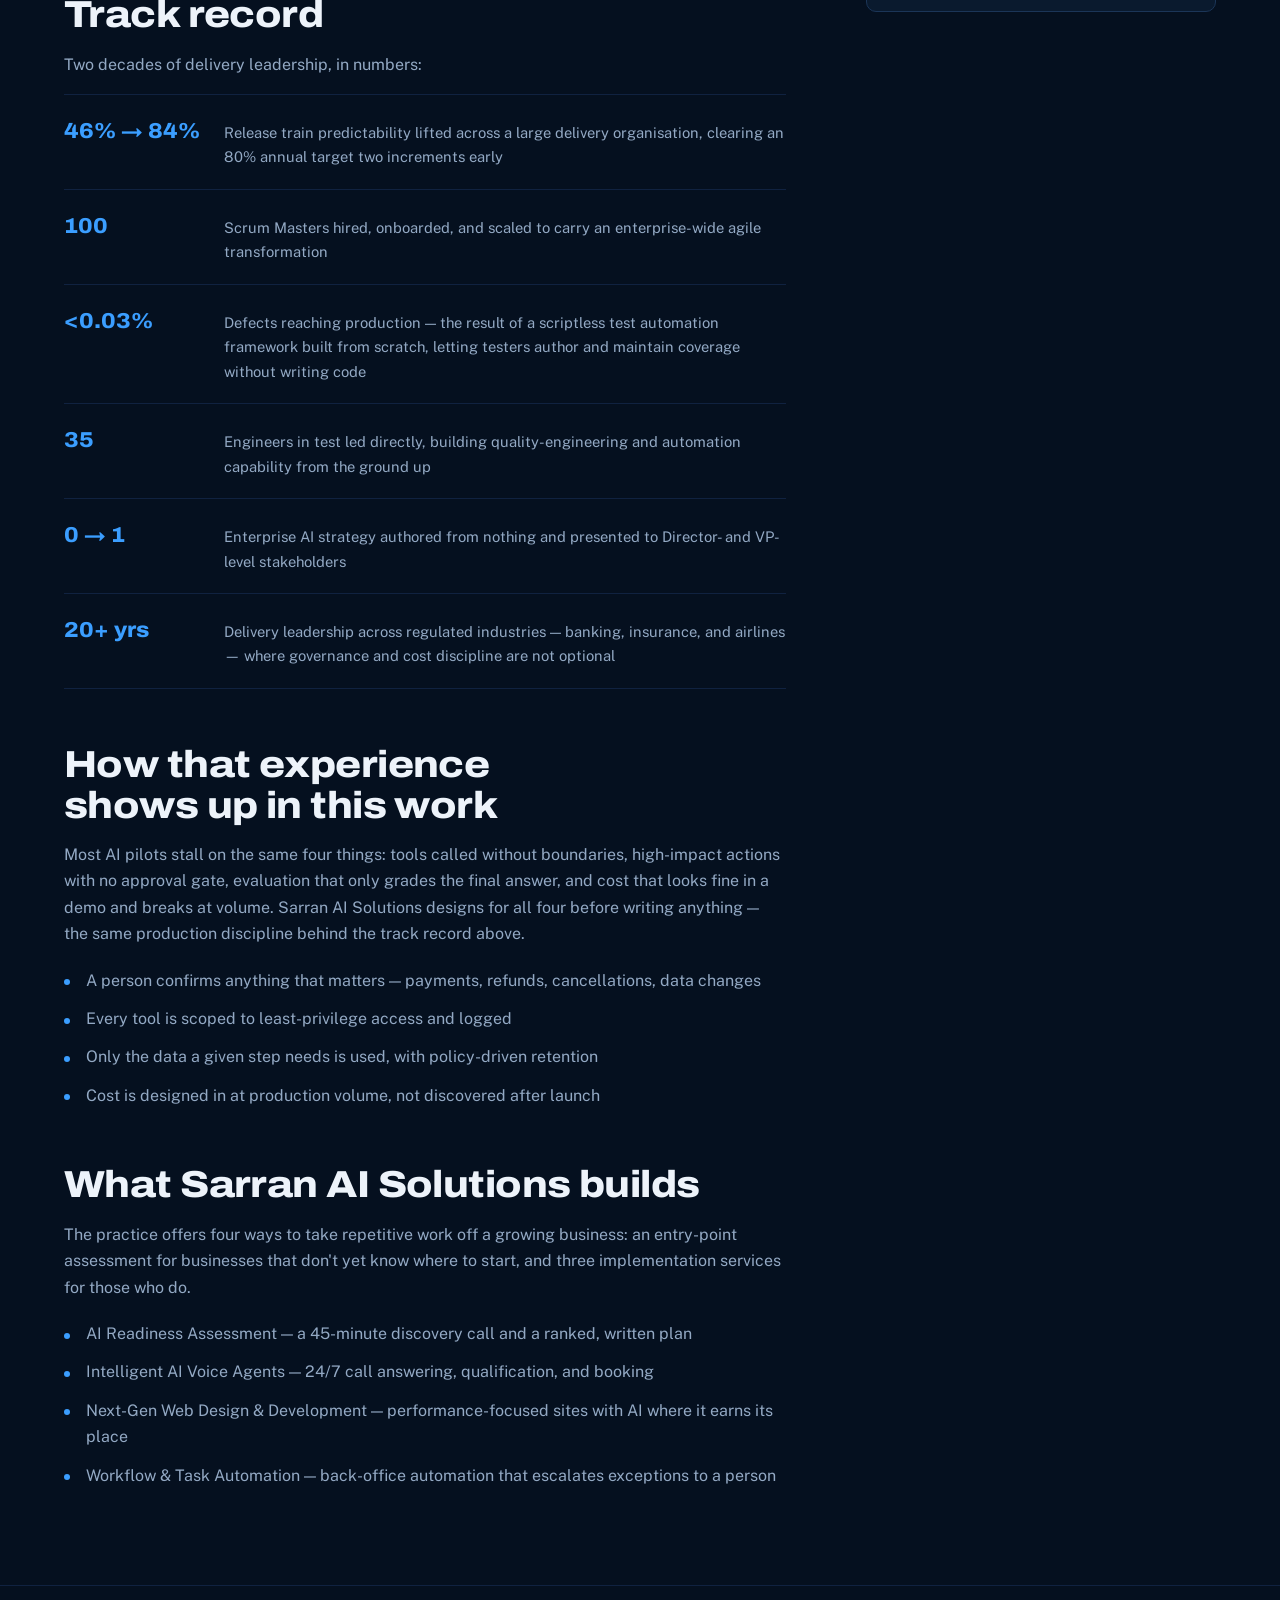
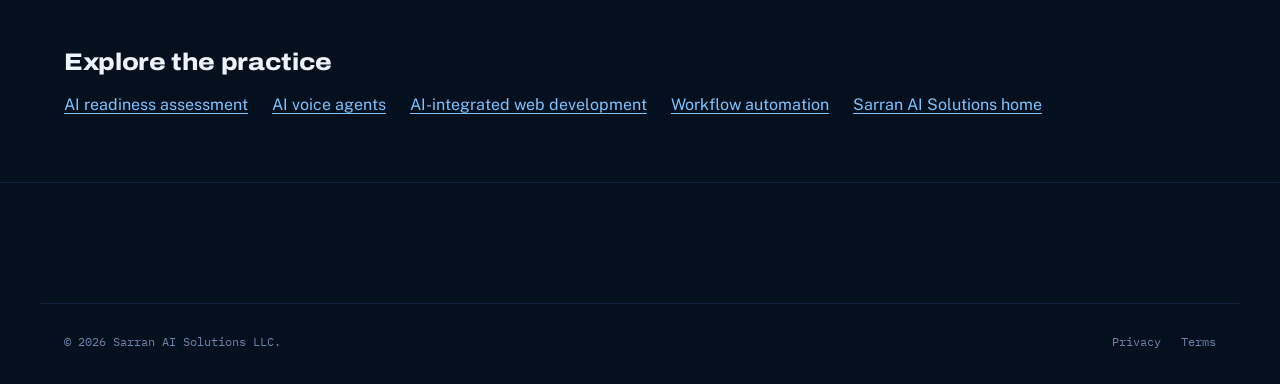
<file: sarran-ai/about.html>
<!DOCTYPE html>
<html lang="en">
<head>
<meta charset="utf-8">
<meta name="viewport" content="width=device-width, initial-scale=1">
<title>About | Sarran AI Solutions</title>
<meta name="description" content="AI enablement practice serving Orlando and Miami, founded by Robert Gangasarran after 20+ years leading delivery across banking, insurance, and airlines.">
<meta name="robots" content="index,follow,max-snippet:-1,max-image-preview:large">
<link rel="canonical" href="https://www.sarranai.com/about.html">
<link rel="icon" href="favicon.ico" sizes="any"><link rel="icon" href="assets/sarran-icon-32.png" type="image/png" sizes="32x32"><link rel="icon" href="assets/sarran-icon-192.png" type="image/png" sizes="192x192"><link rel="manifest" href="site.webmanifest"><link rel="apple-touch-icon" href="assets/sarran-apple-touch-icon.png">

<meta property="og:url" content="https://www.sarranai.com/about.html">
<meta property="og:title" content="About | Sarran AI Solutions">
<meta property="og:description" content="Twenty years of delivery leadership across banking, insurance, and airlines, now built into an AI enablement practice serving Orlando and Miami businesses.">
<meta property="og:type" content="website">
<meta property="og:image" content="https://www.sarranai.com/assets/og-card.jpg"><meta property="og:image:width" content="1200"><meta property="og:image:height" content="630"><meta property="og:image:alt" content="Sarran AI Solutions — practical AI for small businesses">
<meta property="og:site_name" content="Sarran AI Solutions LLC">
<meta property="og:locale" content="en_US">
<meta name="twitter:card" content="summary_large_image">
<meta name="twitter:title" content="About | Sarran AI Solutions">
<meta name="twitter:description" content="Twenty years of delivery leadership across banking, insurance, and airlines, now built into an AI enablement practice serving Orlando and Miami businesses.">
<meta name="twitter:image" content="https://www.sarranai.com/assets/og-card.jpg"><meta name="twitter:image:alt" content="Sarran AI Solutions — practical AI for small businesses">

<script type="application/ld+json">{"@context":"https://schema.org","@graph":[{"@type":"WebPage","@id":"https://www.sarranai.com/about.html#webpage","url":"https://www.sarranai.com/about.html","name":"About | Sarran AI Solutions","description":"AI enablement practice serving Orlando and Miami, founded by Robert Gangasarran after 20+ years leading delivery across banking, insurance, and airlines.","isPartOf":{"@id":"https://www.sarranai.com/#website"},"about":{"@id":"https://www.sarranai.com/#founder"},"mainEntity":{"@id":"https://www.sarranai.com/#founder"},"breadcrumb":{"@id":"https://www.sarranai.com/about.html#breadcrumb"}},{"@type":"BreadcrumbList","@id":"https://www.sarranai.com/about.html#breadcrumb","itemListElement":[{"@type":"ListItem","position":1,"name":"Home","item":"https://www.sarranai.com/"},{"@type":"ListItem","position":2,"name":"About","item":"https://www.sarranai.com/about.html"}]},{"@type":"WebSite","@id":"https://www.sarranai.com/#website","name":"Sarran AI Solutions","url":"https://www.sarranai.com/"},{"@type":"Person","@id":"https://www.sarranai.com/#founder","name":"Robert Gangasarran","jobTitle":"Founder","worksFor":{"@type":["ProfessionalService","Organization"],"@id":"https://www.sarranai.com/#organization","name":"Sarran AI Solutions LLC"},"url":"https://www.sarranai.com/about.html","sameAs":["https://www.linkedin.com/in/robertgangasarran"],"knowsAbout":["AI strategy","Enterprise delivery","Quality engineering","Workflow automation","AI governance"],"description":"Founder of Sarran AI Solutions LLC. Spent twenty years leading delivery across financial services, insurance, and airlines — American Express, Accenture, Wells Fargo, United Airlines, Cigna, BNY Mellon, Fiserv, The Hartford, Mutual of Omaha, FINRA, Continental Airlines, and America West Airlines — including lifting release-train predictability from 46% to 84%, scaling a 100-person Scrum Master organization, building a scriptless test automation framework that held production defects under 0.03%, leading 35 engineers in test, and authoring an enterprise AI strategy from scratch for Director- and VP-level stakeholders."}]}</script>

<link rel="preconnect" href="https://fonts.googleapis.com">
<link rel="preconnect" href="https://fonts.gstatic.com" crossorigin>
<link href="https://fonts.googleapis.com/css2?family=Archivo:wdth,wght@75..125,400..900&family=Public+Sans:wght@400;500;600&family=IBM+Plex+Mono:wght@400;500&display=swap" rel="stylesheet">
<link rel="stylesheet" href="styles.bc68d59a94.css">
</head>
<body>

<a class="skip-link" href="#main">Skip to content</a>

<header class="masthead">
  <div class="shell masthead__inner">
    <a class="brandmark masthead__brand" href="index.html" aria-label="Sarran AI Solutions home">
      <img class="brandmark__logo" src="assets/sarran-logo-lockup-v2.webp"
           alt="" width="640" height="197" decoding="async" fetchpriority="high">
    </a>
    <nav class="masthead__nav" aria-label="Page navigation">
      <a href="index.html#services">Services</a>
      <a href="index.html#trust">Why it holds up</a>
    </nav>
    <a class="button button--book masthead__cta" href="index.html#book"><span class="masthead__cta-full">Book an assessment</span><span class="masthead__cta-short">Book</span></a>
  </div>
</header>

<main class="service-page" id="main">

<section class="service-hero">
  <div class="shell service-hero__inner">
    <p class="tag">About Sarran AI Solutions</p>
    <h1>Built by someone who has shipped this inside regulated banks.</h1>
    <p class="service-hero__lede">
      Sarran AI Solutions LLC is an AI enablement and consulting practice with locations in Orlando
      and Miami, Florida. We
      help owner-led businesses find where AI genuinely saves time, then build the systems that
      deliver it — without the overhead of hiring a team to do it in-house.
    </p>
    <div class="service-hero__actions">
      <a class="button button--book button--lg" href="index.html#book">Book an AI Readiness Assessment</a>
      <a class="button button--quiet button--lg" href="#track-record">See the track record</a>
    </div>
  </div>
</section>

<section class="pedigree" aria-label="Founder background">
  <div class="shell pedigree__inner">
    <p class="pedigree__label">Two decades of delivery leadership inside</p>
    <ul class="pedigree__list">
      <li>American Express</li>
      <li>Accenture</li>
      <li>Wells Fargo</li>
      <li>United Airlines</li>
      <li>Cigna</li>
      <li>BNY Mellon</li>
      <li>Fiserv</li>
      <li>The Hartford</li>
      <li>Mutual of Omaha</li>
      <li>FINRA</li>
      <li>Continental Airlines</li>
      <li>America West Airlines</li>
    </ul>
    <p class="pedigree__fine">
      Founder's career history across financial services, insurance, and airlines
      — not a client list.
    </p>
  </div>
</section>

<section class="service-body">
  <div class="shell service-body__grid">
    <div class="service-copy">

      <section id="story">
        <h2>From regulated industries to AI enablement</h2>
        <p>
          Founder <strong>Robert Gangasarran</strong> spent twenty years leading delivery inside
          banks, insurers, and airlines — American Express, Wells Fargo, BNY Mellon, FINRA,
          Cigna, and United Airlines among them — environments where reliability, governance,
          and cost discipline were never optional. That is the same standard this practice
          holds itself to.
        </p>
        <p>
          Sarran AI Solutions LLC exists to bring that same discipline to owner-led businesses that
          want the benefits of AI — voice agents, workflow automation, AI-integrated websites, and
          readiness planning — without hiring an internal team to build and govern it themselves.
        </p>
      </section>

      <section id="track-record">
        <h2>Track record</h2>
        <p>Two decades of delivery leadership, in numbers:</p>
        <dl class="record">
          <div class="record__row">
            <dt class="record__k">46% → 84%</dt>
            <dd class="record__v">Release train predictability lifted across a large delivery organisation, clearing an 80% annual target two increments early</dd>
          </div>
          <div class="record__row">
            <dt class="record__k">100</dt>
            <dd class="record__v">Scrum Masters hired, onboarded, and scaled to carry an enterprise-wide agile transformation</dd>
          </div>
          <div class="record__row">
            <dt class="record__k">&lt;0.03%</dt>
            <dd class="record__v">Defects reaching production — the result of a scriptless test automation framework built from scratch, letting testers author and maintain coverage without writing code</dd>
          </div>
          <div class="record__row">
            <dt class="record__k">35</dt>
            <dd class="record__v">Engineers in test led directly, building quality-engineering and automation capability from the ground up</dd>
          </div>
          <div class="record__row">
            <dt class="record__k">0 → 1</dt>
            <dd class="record__v">Enterprise AI strategy authored from nothing and presented to Director- and VP-level stakeholders</dd>
          </div>
          <div class="record__row">
            <dt class="record__k">20+ yrs</dt>
            <dd class="record__v">Delivery leadership across regulated industries — banking, insurance, and airlines — where governance and cost discipline are not optional</dd>
          </div>
        </dl>
      </section>

      <section id="approach">
        <h2>How that experience shows up in this work</h2>
        <p>
          Most AI pilots stall on the same four things: tools called without boundaries, high-impact
          actions with no approval gate, evaluation that only grades the final answer, and cost that
          looks fine in a demo and breaks at volume. Sarran AI Solutions designs for all four before
          writing anything — the same production discipline behind the track record above.
        </p>
        <ul class="service-list">
          <li>A person confirms anything that matters — payments, refunds, cancellations, data changes</li>
          <li>Every tool is scoped to least-privilege access and logged</li>
          <li>Only the data a given step needs is used, with policy-driven retention</li>
          <li>Cost is designed in at production volume, not discovered after launch</li>
        </ul>
      </section>

      <section id="services">
        <h2>What Sarran AI Solutions builds</h2>
        <p>
          The practice offers four ways to take repetitive work off a growing business: an entry-point
          assessment for businesses that don't yet know where to start, and three implementation
          services for those who do.
        </p>
        <ul class="service-list">
          <li><a href="ai-readiness-assessment.html">AI Readiness Assessment</a> — a 45-minute discovery call and a ranked, written plan</li>
          <li><a href="ai-voice-agents.html">Intelligent AI Voice Agents</a> — 24/7 call answering, qualification, and booking</li>
          <li><a href="ai-web-development.html">Next-Gen Web Design &amp; Development</a> — performance-focused sites with AI where it earns its place</li>
          <li><a href="workflow-automation.html">Workflow &amp; Task Automation</a> — back-office automation that escalates exceptions to a person</li>
        </ul>
      </section>

    </div>

    <aside class="service-aside">
      <p class="tag">Talk to the founder</p>
      <h2>Start with a 45-minute call.</h2>
      <p>
        Book an AI Readiness Assessment directly with Robert — no account team, no handoff. You
        leave with a ranked plan whether or not you hire us.
      </p>
      <a class="button button--book" href="index.html#book">Book an AI Readiness Assessment</a>
      <p>
        <a href="https://www.linkedin.com/in/robertgangasarran" target="_blank" rel="noopener noreferrer">Connect on LinkedIn</a>
      </p>
    </aside>
  </div>
</section>

<section class="service-related">
  <div class="shell">
    <h2>Explore the practice</h2>
    <div class="service-related__links">
      <a href="ai-readiness-assessment.html">AI readiness assessment</a>
      <a href="ai-voice-agents.html">AI voice agents</a>
      <a href="ai-web-development.html">AI-integrated web development</a>
      <a href="workflow-automation.html">Workflow automation</a>
      <a href="index.html">Sarran AI Solutions home</a>
    </div>
  </div>
</section>

</main>

<footer class="foot">
  <div class="shell foot__base">
    <p>© 2026 Sarran AI Solutions LLC.</p>
    <div class="foot__base-links"><a href="privacy.html">Privacy</a><a href="terms.html">Terms</a></div>
  </div>
</footer>

</body>
</html>
</file>
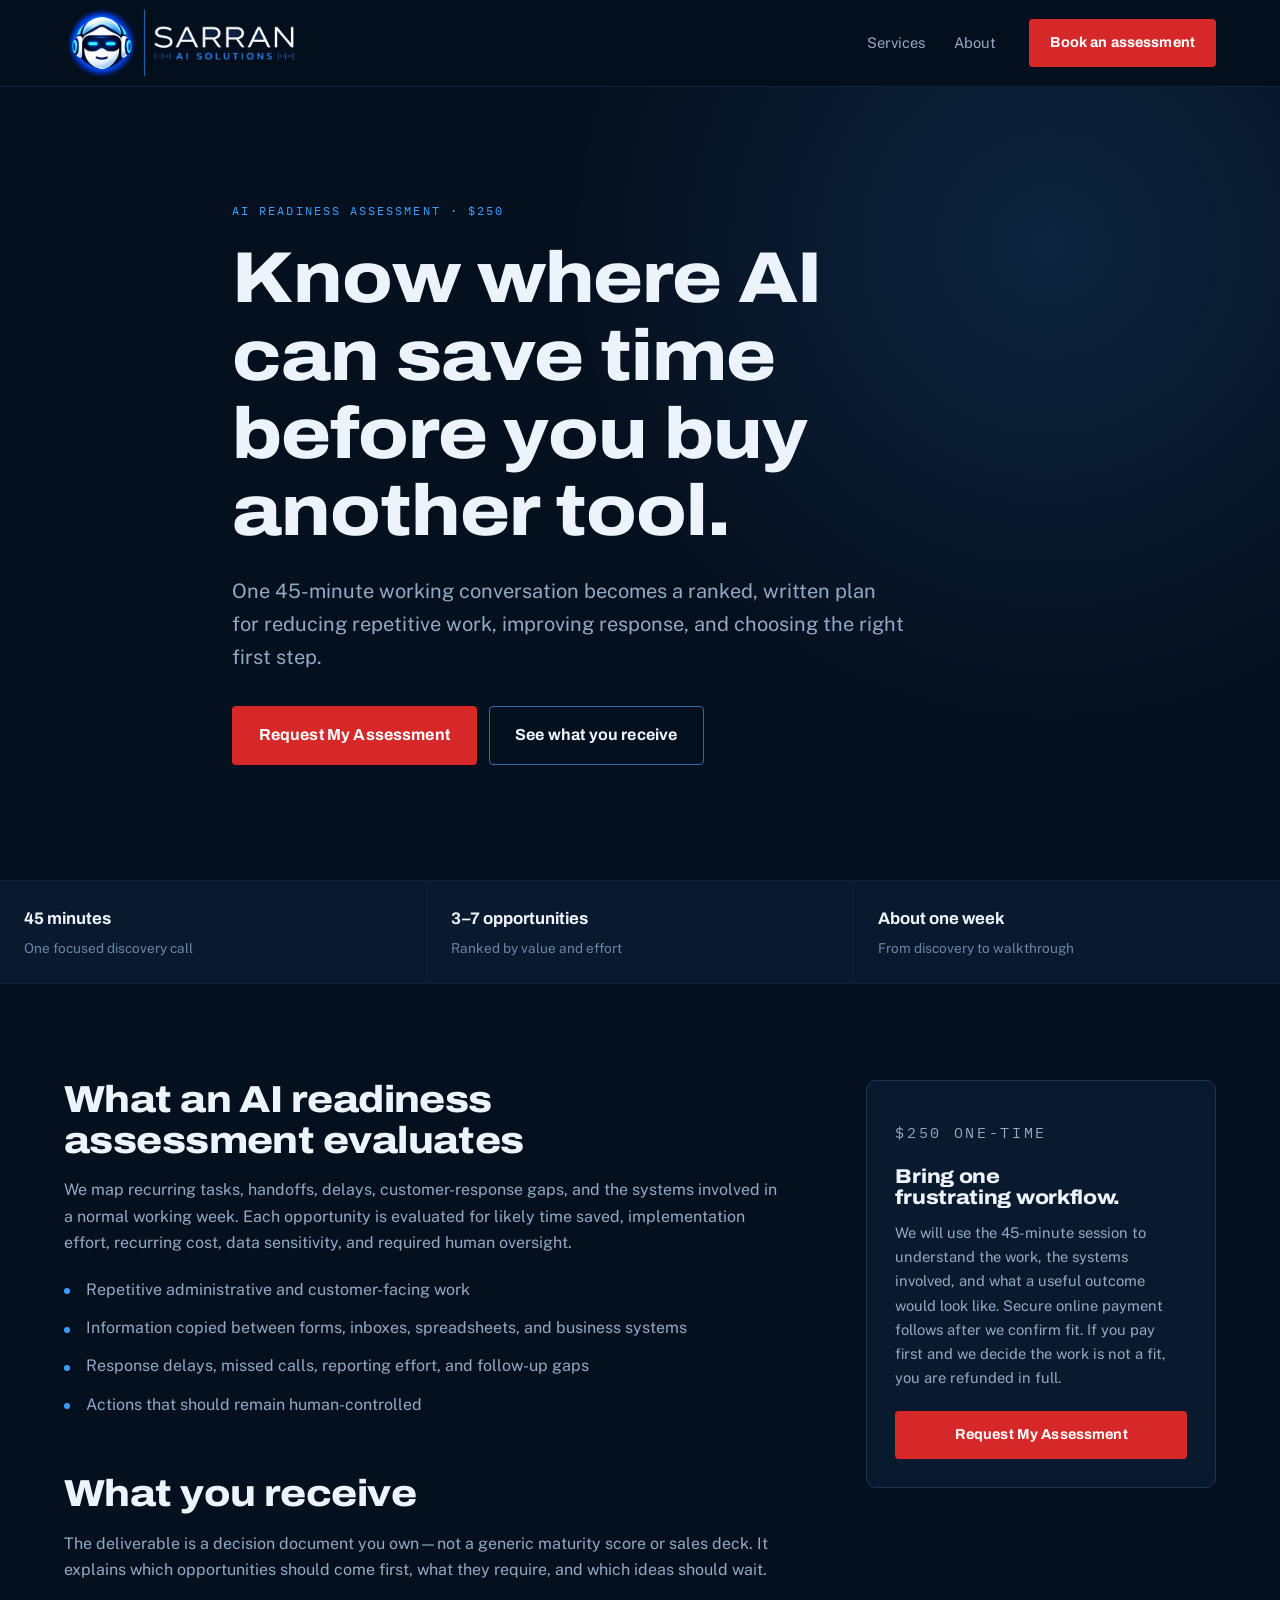
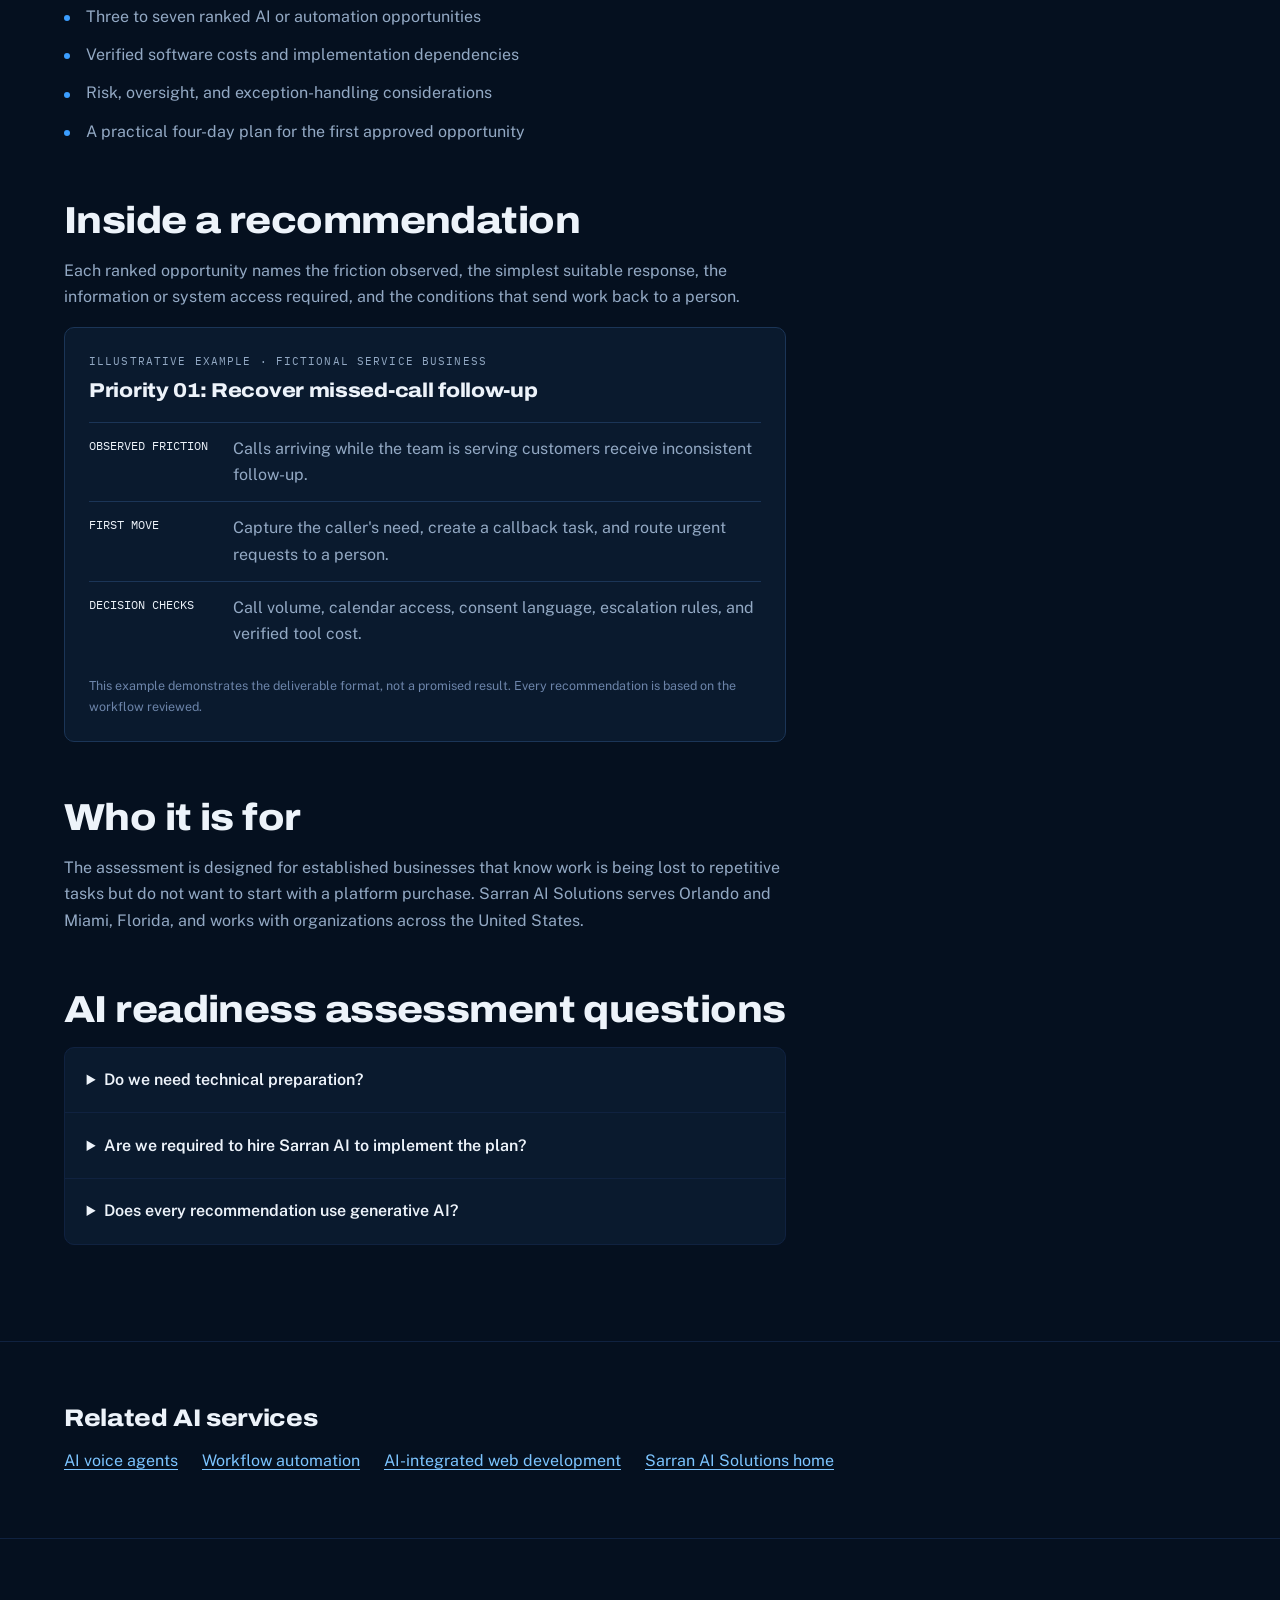
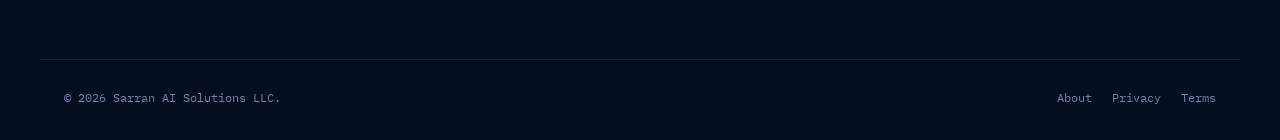
<file: sarran-ai/ai-readiness-assessment.html>
<!doctype html>
<html lang="en-US">
<head>
<meta charset="utf-8">
<meta name="viewport" content="width=device-width,initial-scale=1">
<title>AI Readiness Assessment in Orlando &amp; Miami | Sarran AI</title>
<meta name="description" content="The $250 AI Readiness Assessment includes a 45-minute working session, ranked opportunities, expected tool costs, and a written action plan.">
<meta name="robots" content="index,follow,max-snippet:-1,max-image-preview:large">
<link rel="canonical" href="https://www.sarranai.com/ai-readiness-assessment.html">
<link rel="icon" href="favicon.ico" sizes="any"><link rel="icon" href="assets/sarran-icon-32.png" type="image/png" sizes="32x32"><link rel="icon" href="assets/sarran-icon-192.png" type="image/png" sizes="192x192"><link rel="manifest" href="site.webmanifest"><link rel="apple-touch-icon" href="assets/sarran-apple-touch-icon.png">
<meta property="og:title" content="AI Readiness Assessment | Sarran AI Solutions">
<meta property="og:description" content="Find the practical AI opportunities worth pursuing before spending money on tools or implementation.">
<meta property="og:url" content="https://www.sarranai.com/ai-readiness-assessment.html">
<meta property="og:type" content="website"><meta property="og:site_name" content="Sarran AI Solutions LLC"><meta property="og:locale" content="en_US">
<meta property="og:image" content="https://www.sarranai.com/assets/og-card.jpg"><meta property="og:image:width" content="1200"><meta property="og:image:height" content="630"><meta property="og:image:alt" content="Sarran AI Solutions — practical AI for small businesses"><meta name="twitter:card" content="summary_large_image"><meta name="twitter:title" content="AI Readiness Assessment | Sarran AI Solutions"><meta name="twitter:description" content="Find the practical AI opportunities worth pursuing before spending money on tools or implementation."><meta name="twitter:image" content="https://www.sarranai.com/assets/og-card.jpg"><meta name="twitter:image:alt" content="Sarran AI Solutions — practical AI for small businesses">
<script type="application/ld+json">{"@context":"https://schema.org","@graph":[{"@type":"Service","name":"AI Readiness Assessment","serviceType":"AI readiness assessment and strategy","url":"https://www.sarranai.com/ai-readiness-assessment.html","provider":{"@type":["ProfessionalService","Organization"],"@id":"https://www.sarranai.com/#organization","name":"Sarran AI Solutions LLC"},"areaServed":{"@type":"Country","name":"United States"},"description":"A structured assessment that identifies and ranks practical AI opportunities by time saved, implementation effort, tool cost, and oversight needs."},{"@type":"WebSite","@id":"https://www.sarranai.com/#website","name":"Sarran AI Solutions","url":"https://www.sarranai.com/"},{"@type":"FAQPage","mainEntity":[{"@type":"Question","name":"Do we need technical preparation?","acceptedAnswer":{"@type":"Answer","text":"No. Bring a clear description of how work currently moves through the business. Technical follow-up is requested only when it changes a recommendation."}},{"@type":"Question","name":"Are we required to hire Sarran AI to implement the plan?","acceptedAnswer":{"@type":"Answer","text":"No. The written plan belongs to the client and can be implemented internally, by another provider, or with Sarran AI Solutions."}},{"@type":"Question","name":"Does every recommendation use generative AI?","acceptedAnswer":{"@type":"Answer","text":"No. Some problems are better solved with deterministic automation, clearer routing, or a process change. The assessment recommends the simplest suitable approach."}}]},{"@type":"WebPage","@id":"https://www.sarranai.com/ai-readiness-assessment.html#webpage","url":"https://www.sarranai.com/ai-readiness-assessment.html","name":"AI Readiness Assessment","isPartOf":{"@id":"https://www.sarranai.com/#website"},"breadcrumb":{"@id":"https://www.sarranai.com/ai-readiness-assessment.html#breadcrumb"},"speakable":{"@type":"SpeakableSpecification","cssSelector":[".service-hero h1",".service-hero__lede"]}},{"@type":"BreadcrumbList","@id":"https://www.sarranai.com/ai-readiness-assessment.html#breadcrumb","itemListElement":[{"@type":"ListItem","position":1,"name":"Home","item":"https://www.sarranai.com/"},{"@type":"ListItem","position":2,"name":"AI Readiness Assessment","item":"https://www.sarranai.com/ai-readiness-assessment.html"}]}]}</script>
<link rel="preconnect" href="https://fonts.googleapis.com"><link rel="preconnect" href="https://fonts.gstatic.com" crossorigin>
<link href="https://fonts.googleapis.com/css2?family=Archivo:wdth,wght@75..125,400..900&family=Public+Sans:wght@400;500;600&family=IBM+Plex+Mono:wght@400;500&display=swap" rel="stylesheet">
<link rel="stylesheet" href="styles.bc68d59a94.css">
</head>
<body><a class="skip-link" href="#main">Skip to content</a>
<header class="masthead"><div class="shell masthead__inner"><a class="brandmark masthead__brand" href="index.html" aria-label="Sarran AI Solutions home"><img class="brandmark__logo" src="assets/sarran-logo-lockup-v2.webp" alt="" width="640" height="197"></a><nav class="masthead__nav" aria-label="Service navigation"><a href="index.html#services">Services</a><a href="index.html#about">About</a></nav><a class="button button--book masthead__cta" href="index.html#book"><span class="masthead__cta-full">Book an assessment</span><span class="masthead__cta-short">Book</span></a></div></header>
<main class="service-page" id="main">
<section class="service-hero"><div class="shell service-hero__inner"><p class="tag">AI Readiness Assessment · $250</p><h1>Know where AI can save time before you buy another tool.</h1><p class="service-hero__lede">One 45-minute working conversation becomes a ranked, written plan for reducing repetitive work, improving response, and choosing the right first step.</p><div class="service-hero__actions"><a class="button button--book button--lg" href="index.html#book">Request My Assessment</a><a class="button button--quiet button--lg" href="#deliverables">See what you receive</a></div></div></section>
<div class="service-facts"><div class="service-fact"><strong>45 minutes</strong><span>One focused discovery call</span></div><div class="service-fact"><strong>3–7 opportunities</strong><span>Ranked by value and effort</span></div><div class="service-fact"><strong>About one week</strong><span>From discovery to walkthrough</span></div></div>
<section class="service-body"><div class="shell service-body__grid"><div class="service-copy">
<section><h2>What an AI readiness assessment evaluates</h2><p>We map recurring tasks, handoffs, delays, customer-response gaps, and the systems involved in a normal working week. Each opportunity is evaluated for likely time saved, implementation effort, recurring cost, data sensitivity, and required human oversight.</p><ul class="service-list"><li>Repetitive administrative and customer-facing work</li><li>Information copied between forms, inboxes, spreadsheets, and business systems</li><li>Response delays, missed calls, reporting effort, and follow-up gaps</li><li>Actions that should remain human-controlled</li></ul></section>
<section id="deliverables"><h2>What you receive</h2><p>The deliverable is a decision document you own—not a generic maturity score or sales deck. It explains which opportunities should come first, what they require, and which ideas should wait.</p><ul class="service-list"><li>Three to seven ranked AI or automation opportunities</li><li>Verified software costs and implementation dependencies</li><li>Risk, oversight, and exception-handling considerations</li><li>A practical four-day plan for the first approved opportunity</li></ul></section>
<section id="sample-deliverable"><h2>Inside a recommendation</h2><p>Each ranked opportunity names the friction observed, the simplest suitable response, the information or system access required, and the conditions that send work back to a person.</p><div class="deliverable-example"><p class="deliverable-example__label">Illustrative example · fictional service business</p><h3>Priority 01: Recover missed-call follow-up</h3><dl><div><dt>Observed friction</dt><dd>Calls arriving while the team is serving customers receive inconsistent follow-up.</dd></div><div><dt>First move</dt><dd>Capture the caller's need, create a callback task, and route urgent requests to a person.</dd></div><div><dt>Decision checks</dt><dd>Call volume, calendar access, consent language, escalation rules, and verified tool cost.</dd></div></dl><p class="deliverable-example__note">This example demonstrates the deliverable format, not a promised result. Every recommendation is based on the workflow reviewed.</p></div></section>
<section><h2>Who it is for</h2><p>The assessment is designed for established businesses that know work is being lost to repetitive tasks but do not want to start with a platform purchase. Sarran AI Solutions serves Orlando and Miami, Florida, and works with organizations across the United States.</p></section>
<section><h2>AI readiness assessment questions</h2><div class="service-faq"><details><summary>Do we need technical preparation?</summary><p>No. Bring a clear description of how work currently moves through the business. Technical follow-up is requested only when it changes a recommendation.</p></details><details><summary>Are we required to hire Sarran AI to implement the plan?</summary><p>No. The written plan belongs to the client and can be implemented internally, by another provider, or with Sarran AI Solutions.</p></details><details><summary>Does every recommendation use generative AI?</summary><p>No. Some problems are better solved with deterministic automation, clearer routing, or a process change. The assessment recommends the simplest suitable approach.</p></details></div></section>
</div><aside class="service-aside"><p class="tag">$250 one-time</p><h2>Bring one frustrating workflow.</h2><p>We will use the 45-minute session to understand the work, the systems involved, and what a useful outcome would look like. Secure online payment follows after we confirm fit. If you pay first and we decide the work is not a fit, you are refunded in full.</p><a class="button button--book" href="index.html#book">Request My Assessment</a></aside></div></section>
<section class="service-related"><div class="shell"><h2>Related AI services</h2><div class="service-related__links"><a href="ai-voice-agents.html">AI voice agents</a><a href="workflow-automation.html">Workflow automation</a><a href="ai-web-development.html">AI-integrated web development</a><a href="index.html">Sarran AI Solutions home</a></div></div></section>
</main><footer class="foot"><div class="shell foot__base"><p>© 2026 Sarran AI Solutions LLC.</p><div class="foot__base-links"><a href="about.html">About</a><a href="privacy.html">Privacy</a><a href="terms.html">Terms</a></div></div></footer></body></html>
</file>
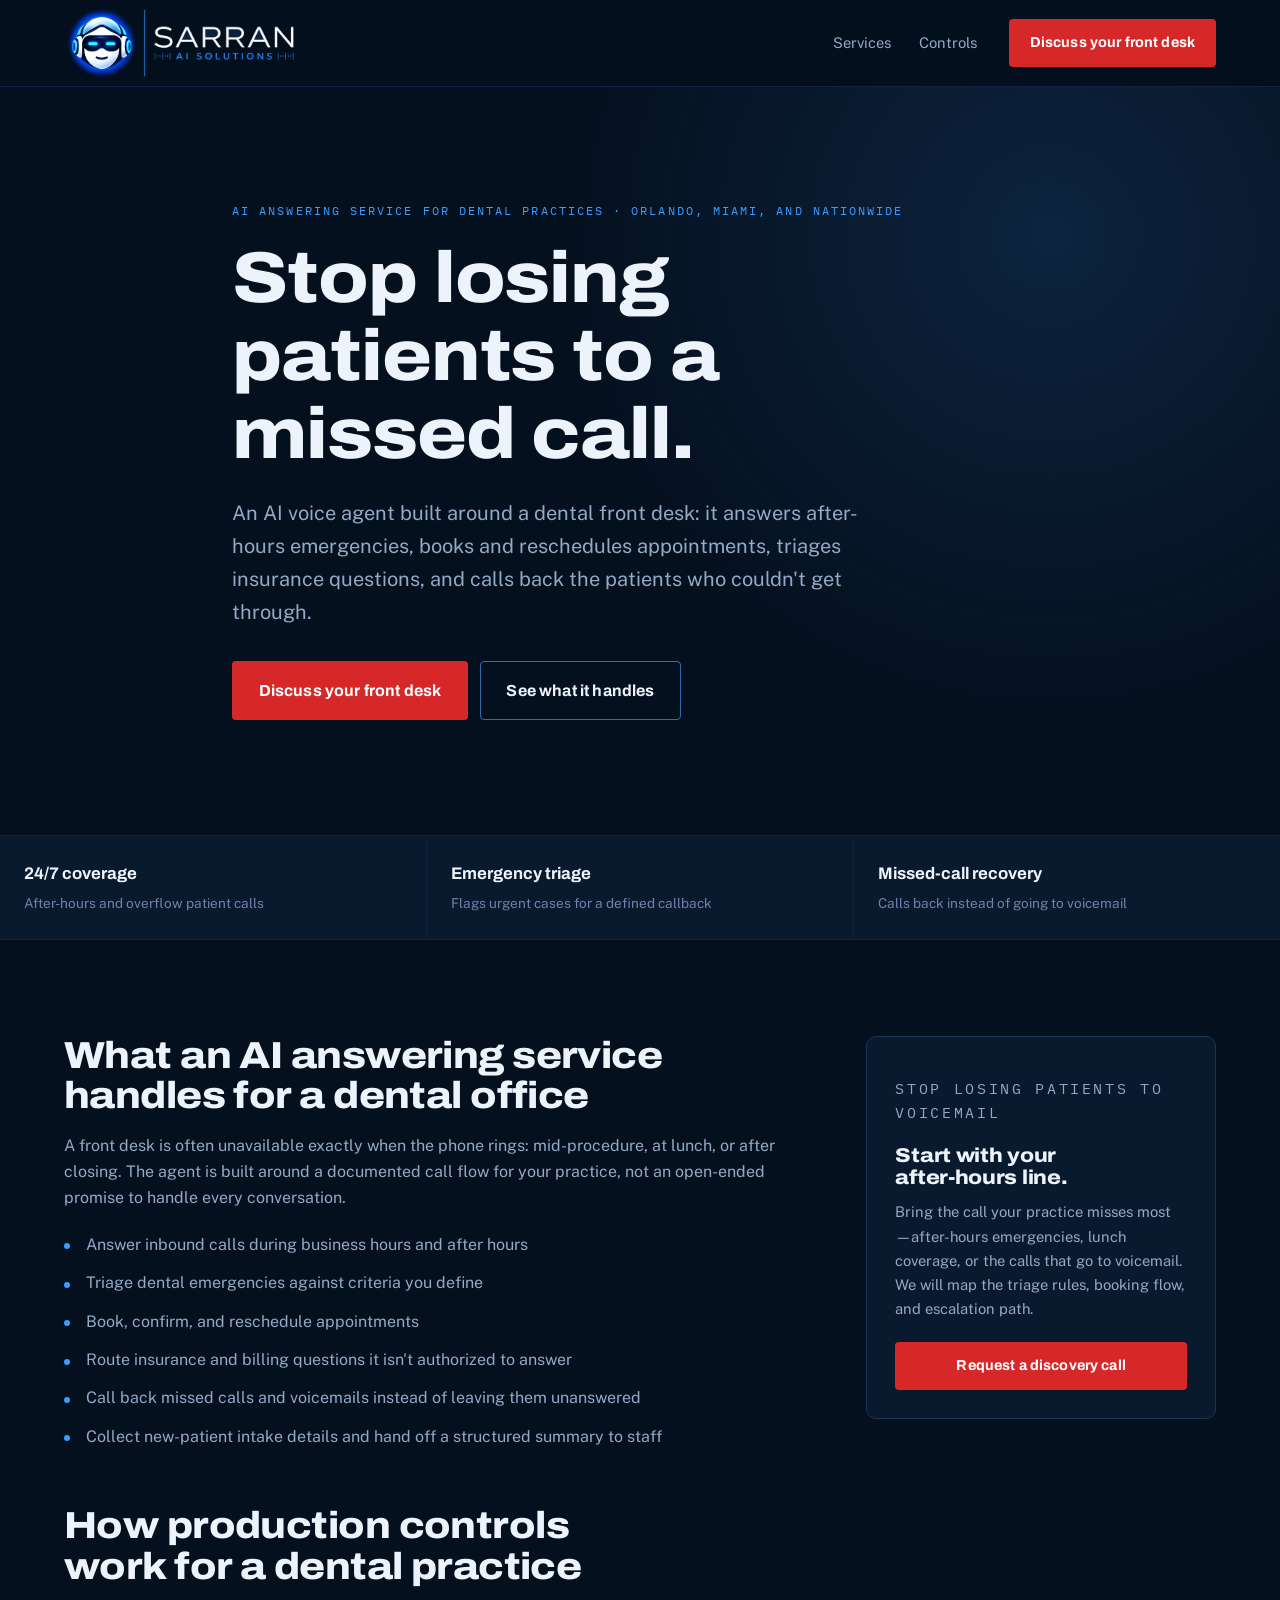
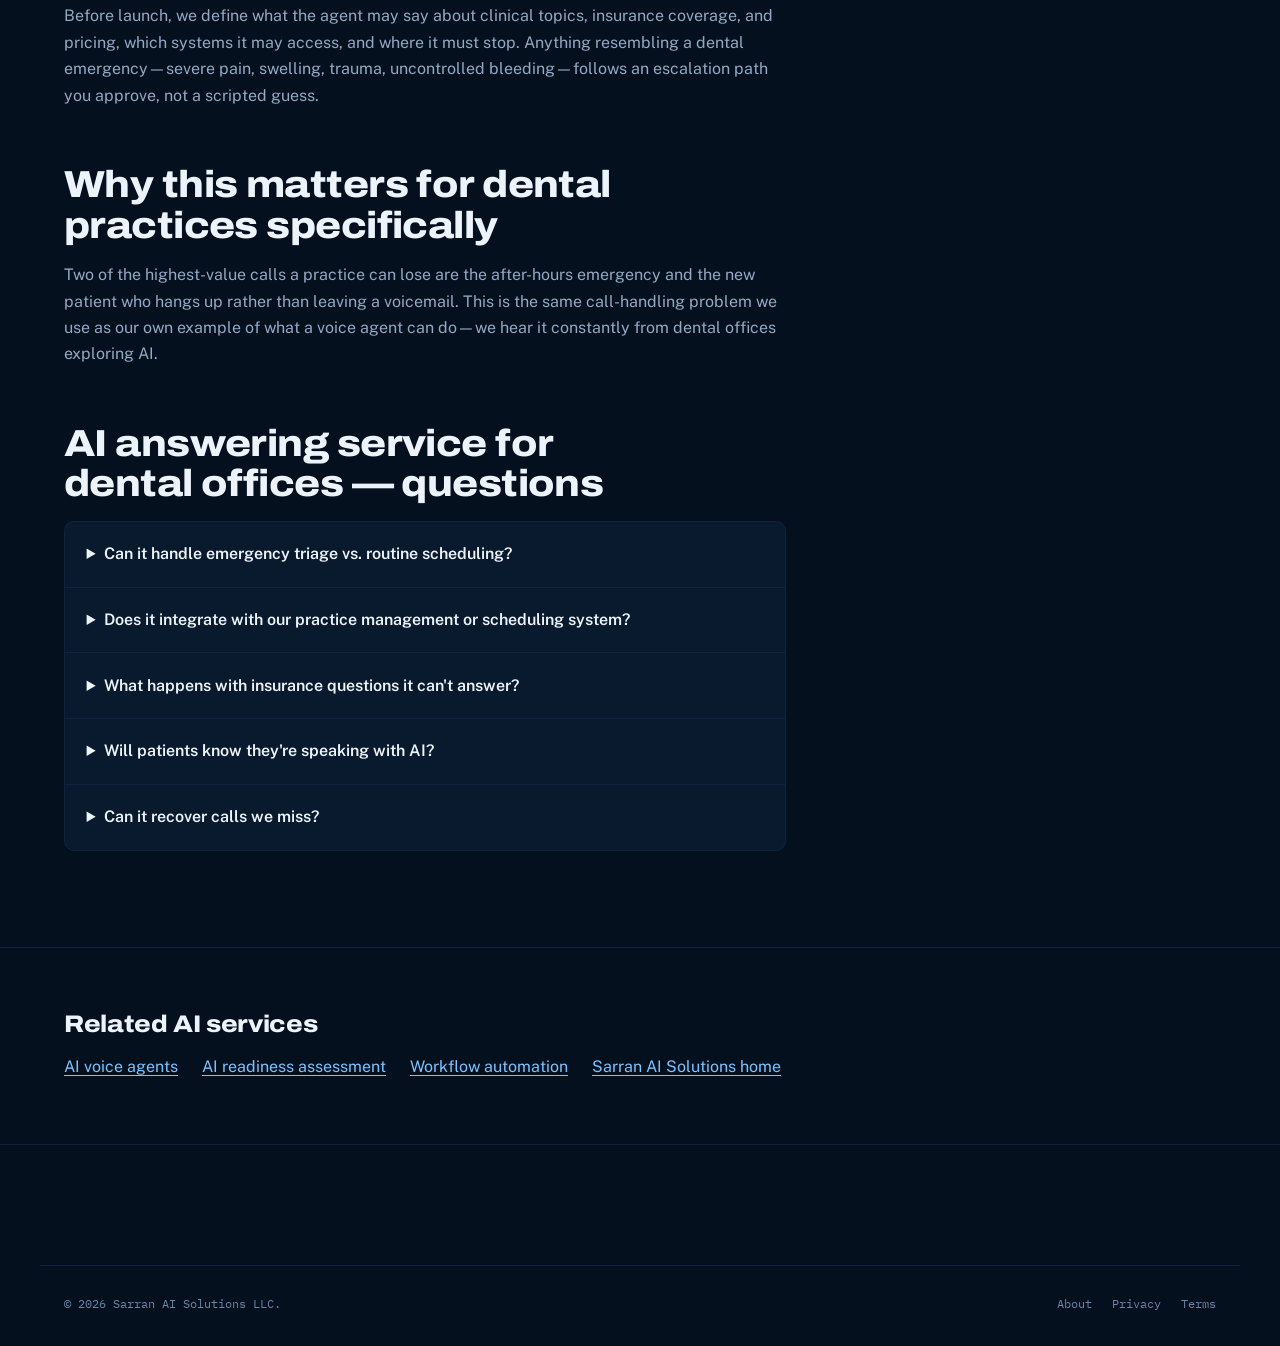
<file: sarran-ai/ai-voice-agent-dental-practices.html>
<!doctype html><html lang="en-US"><head><meta charset="utf-8"><meta name="viewport" content="width=device-width,initial-scale=1">
<title>Dental AI Answering Service | Sarran AI Orlando &amp; Miami</title><meta name="description" content="AI answering service for dental offices: emergency triage, appointment booking, insurance routing, and missed-call recovery, with human escalation.">
<meta name="robots" content="index,follow,max-snippet:-1,max-image-preview:large"><link rel="canonical" href="https://www.sarranai.com/ai-voice-agent-dental-practices.html"><link rel="icon" href="favicon.ico" sizes="any"><link rel="icon" href="assets/sarran-icon-32.png" type="image/png" sizes="32x32"><link rel="icon" href="assets/sarran-icon-192.png" type="image/png" sizes="192x192"><link rel="manifest" href="site.webmanifest"><link rel="apple-touch-icon" href="assets/sarran-apple-touch-icon.png">
<meta property="og:title" content="AI Answering Service for Dental Practices | Sarran AI Solutions"><meta property="og:description" content="Stop losing patients to a missed call. AI answering service for dental practices: emergency triage, booking, insurance-question routing, and after-hours coverage."><meta property="og:url" content="https://www.sarranai.com/ai-voice-agent-dental-practices.html"><meta property="og:type" content="website"><meta property="og:site_name" content="Sarran AI Solutions LLC"><meta property="og:locale" content="en_US"><meta property="og:image" content="https://www.sarranai.com/assets/og-card.jpg"><meta property="og:image:width" content="1200"><meta property="og:image:height" content="630"><meta property="og:image:alt" content="Sarran AI Solutions — practical AI for small businesses">
<meta name="twitter:card" content="summary_large_image"><meta name="twitter:title" content="AI Answering Service for Dental Practices | Sarran AI Solutions"><meta name="twitter:description" content="Stop losing patients to a missed call. AI answering service for dental practices: emergency triage, booking, insurance-question routing, and after-hours coverage."><meta name="twitter:image" content="https://www.sarranai.com/assets/og-card.jpg"><meta name="twitter:image:alt" content="Sarran AI Solutions — practical AI for small businesses">
<script type="application/ld+json">{"@context":"https://schema.org","@graph":[{"@type":"Service","name":"AI Answering Service for Dental Practices","serviceType":"AI voice agent for dental practices","url":"https://www.sarranai.com/ai-voice-agent-dental-practices.html","provider":{"@type":["ProfessionalService","Organization"],"@id":"https://www.sarranai.com/#organization","name":"Sarran AI Solutions LLC"},"areaServed":{"@type":"Country","name":"United States"},"description":"AI phone agent for dental practices that answers after-hours calls, triages emergencies against defined criteria, books and reschedules appointments, routes insurance questions it isn't authorized to answer, and recovers missed calls—with human escalation."},{"@type":"WebSite","@id":"https://www.sarranai.com/#website","name":"Sarran AI Solutions","url":"https://www.sarranai.com/"},{"@type":"FAQPage","mainEntity":[{"@type":"Question","name":"Can it handle emergency triage vs. routine scheduling?","acceptedAnswer":{"@type":"Answer","text":"Yes. Before launch we define what counts as a dental emergency for your practice—for example severe pain, swelling, trauma, or uncontrolled bleeding—and route those calls immediately per your escalation protocol, while routine scheduling, rescheduling, and confirmations are handled by the agent directly."}},{"@type":"Question","name":"Does it integrate with our practice management or scheduling system?","acceptedAnswer":{"@type":"Answer","text":"Yes, when your system exposes a suitable integration. Booking rules, available slots, and required fields are documented first. Where an integration isn't available, the agent captures a structured message and a team member confirms the appointment."}},{"@type":"Question","name":"What happens with insurance questions it can't answer?","acceptedAnswer":{"@type":"Answer","text":"The agent does not guess about coverage, benefits, or claims. It collects the caller's insurance details and question, then routes the call to staff or schedules a callback, based on rules you approve in advance."}},{"@type":"Question","name":"Will patients know they're speaking with AI?","acceptedAnswer":{"@type":"Answer","text":"The call opening and disclosure approach is defined with your practice according to your preferences and applicable requirements. We favor clear, honest experiences."}},{"@type":"Question","name":"Can it recover calls we miss?","acceptedAnswer":{"@type":"Answer","text":"Yes. When a call goes unanswered or a voicemail is left, the agent can call back, capture the reason for the call, and either book the appointment directly or hand a structured summary to staff."}}]},{"@type":"WebPage","@id":"https://www.sarranai.com/ai-voice-agent-dental-practices.html#webpage","url":"https://www.sarranai.com/ai-voice-agent-dental-practices.html","name":"AI Answering Service for Dental Practices","isPartOf":{"@id":"https://www.sarranai.com/#website"},"breadcrumb":{"@id":"https://www.sarranai.com/ai-voice-agent-dental-practices.html#breadcrumb"},"speakable":{"@type":"SpeakableSpecification","cssSelector":[".service-hero h1",".service-hero__lede"]}},{"@type":"BreadcrumbList","@id":"https://www.sarranai.com/ai-voice-agent-dental-practices.html#breadcrumb","itemListElement":[{"@type":"ListItem","position":1,"name":"Home","item":"https://www.sarranai.com/"},{"@type":"ListItem","position":2,"name":"Intelligent AI Voice Agents","item":"https://www.sarranai.com/ai-voice-agents.html"},{"@type":"ListItem","position":3,"name":"AI Answering Service for Dental Practices","item":"https://www.sarranai.com/ai-voice-agent-dental-practices.html"}]}]}</script>
<link rel="preconnect" href="https://fonts.googleapis.com"><link rel="preconnect" href="https://fonts.gstatic.com" crossorigin><link href="https://fonts.googleapis.com/css2?family=Archivo:wdth,wght@75..125,400..900&family=Public+Sans:wght@400;500;600&family=IBM+Plex+Mono:wght@400;500&display=swap" rel="stylesheet"><link rel="stylesheet" href="styles.bc68d59a94.css"></head>
<body><a class="skip-link" href="#main">Skip to content</a><header class="masthead"><div class="shell masthead__inner"><a class="brandmark masthead__brand" href="index.html" aria-label="Sarran AI Solutions home"><img class="brandmark__logo" src="assets/sarran-logo-lockup-v2.webp" alt="" width="640" height="197"></a><nav class="masthead__nav" aria-label="Service navigation"><a href="index.html#services">Services</a><a href="index.html#trust">Controls</a></nav><a class="button button--book masthead__cta" href="index.html#book"><span class="masthead__cta-full">Discuss your front desk</span><span class="masthead__cta-short">Book</span></a></div></header>
<main class="service-page" id="main"><section class="service-hero"><div class="shell service-hero__inner"><p class="tag">AI answering service for dental practices · Orlando, Miami, and nationwide</p><h1>Stop losing patients to a missed call.</h1><p class="service-hero__lede">An AI voice agent built around a dental front desk: it answers after-hours emergencies, books and reschedules appointments, triages insurance questions, and calls back the patients who couldn't get through.</p><div class="service-hero__actions"><a class="button button--book button--lg" href="index.html#book">Discuss your front desk</a><a class="button button--quiet button--lg" href="#capabilities">See what it handles</a></div></div></section>
<div class="service-facts"><div class="service-fact"><strong>24/7 coverage</strong><span>After-hours and overflow patient calls</span></div><div class="service-fact"><strong>Emergency triage</strong><span>Flags urgent cases for a defined callback</span></div><div class="service-fact"><strong>Missed-call recovery</strong><span>Calls back instead of going to voicemail</span></div></div>
<section class="service-body"><div class="shell service-body__grid"><div class="service-copy"><section id="capabilities"><h2>What an AI answering service handles for a dental office</h2><p>A front desk is often unavailable exactly when the phone rings: mid-procedure, at lunch, or after closing. The agent is built around a documented call flow for your practice, not an open-ended promise to handle every conversation.</p><ul class="service-list"><li>Answer inbound calls during business hours and after hours</li><li>Triage dental emergencies against criteria you define</li><li>Book, confirm, and reschedule appointments</li><li>Route insurance and billing questions it isn't authorized to answer</li><li>Call back missed calls and voicemails instead of leaving them unanswered</li><li>Collect new-patient intake details and hand off a structured summary to staff</li></ul></section>
<section><h2>How production controls work for a dental practice</h2><p>Before launch, we define what the agent may say about clinical topics, insurance coverage, and pricing, which systems it may access, and where it must stop. Anything resembling a dental emergency—severe pain, swelling, trauma, uncontrolled bleeding—follows an escalation path you approve, not a scripted guess.</p></section>
<section><h2>Why this matters for dental practices specifically</h2><p>Two of the highest-value calls a practice can lose are the after-hours emergency and the new patient who hangs up rather than leaving a voicemail. This is the same call-handling problem we use as our own example of what a voice agent can do—we hear it constantly from dental offices exploring AI.</p></section>
<section><h2>AI answering service for dental offices — questions</h2><div class="service-faq"><details><summary>Can it handle emergency triage vs. routine scheduling?</summary><p>Yes. Before launch we define what counts as a dental emergency for your practice—for example severe pain, swelling, trauma, or uncontrolled bleeding—and route those calls immediately per your escalation protocol, while routine scheduling, rescheduling, and confirmations are handled by the agent directly.</p></details><details><summary>Does it integrate with our practice management or scheduling system?</summary><p>Yes, when your system exposes a suitable integration. Booking rules, available slots, and required fields are documented first. Where an integration isn't available, the agent captures a structured message and a team member confirms the appointment.</p></details><details><summary>What happens with insurance questions it can't answer?</summary><p>The agent does not guess about coverage, benefits, or claims. It collects the caller's insurance details and question, then routes the call to staff or schedules a callback, based on rules you approve in advance.</p></details><details><summary>Will patients know they're speaking with AI?</summary><p>The call opening and disclosure approach is defined with your practice according to your preferences and applicable requirements. We favor clear, honest experiences.</p></details><details><summary>Can it recover calls we miss?</summary><p>Yes. When a call goes unanswered or a voicemail is left, the agent can call back, capture the reason for the call, and either book the appointment directly or hand a structured summary to staff.</p></details></div></section></div>
<aside class="service-aside"><p class="tag">Stop losing patients to voicemail</p><h2>Start with your after-hours line.</h2><p>Bring the call your practice misses most—after-hours emergencies, lunch coverage, or the calls that go to voicemail. We will map the triage rules, booking flow, and escalation path.</p><a class="button button--book" href="index.html#book">Request a discovery call</a></aside></div></section>
<section class="service-related"><div class="shell"><h2>Related AI services</h2><div class="service-related__links"><a href="ai-voice-agents.html">AI voice agents</a><a href="ai-readiness-assessment.html">AI readiness assessment</a><a href="workflow-automation.html">Workflow automation</a><a href="index.html">Sarran AI Solutions home</a></div></div></section></main><footer class="foot"><div class="shell foot__base"><p>© 2026 Sarran AI Solutions LLC.</p><div class="foot__base-links"><a href="about.html">About</a><a href="privacy.html">Privacy</a><a href="terms.html">Terms</a></div></div></footer></body></html>
</file>
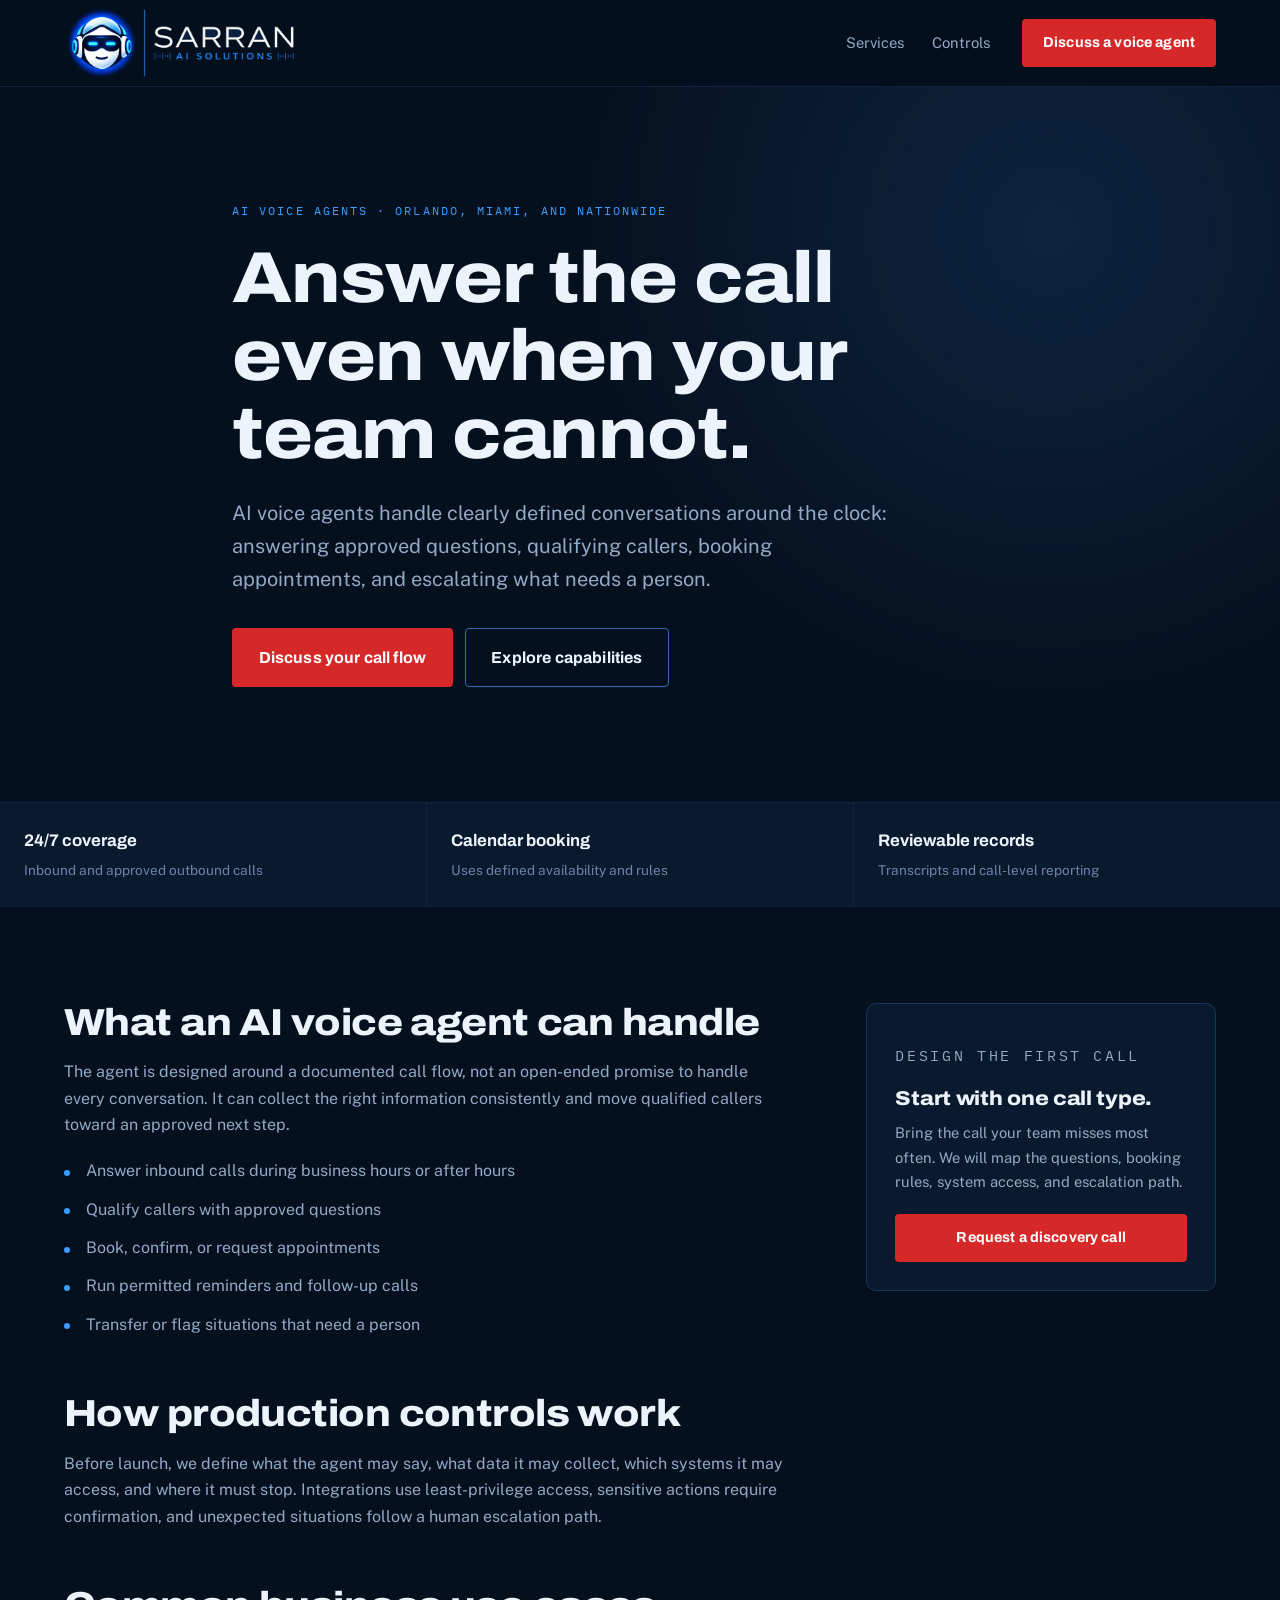
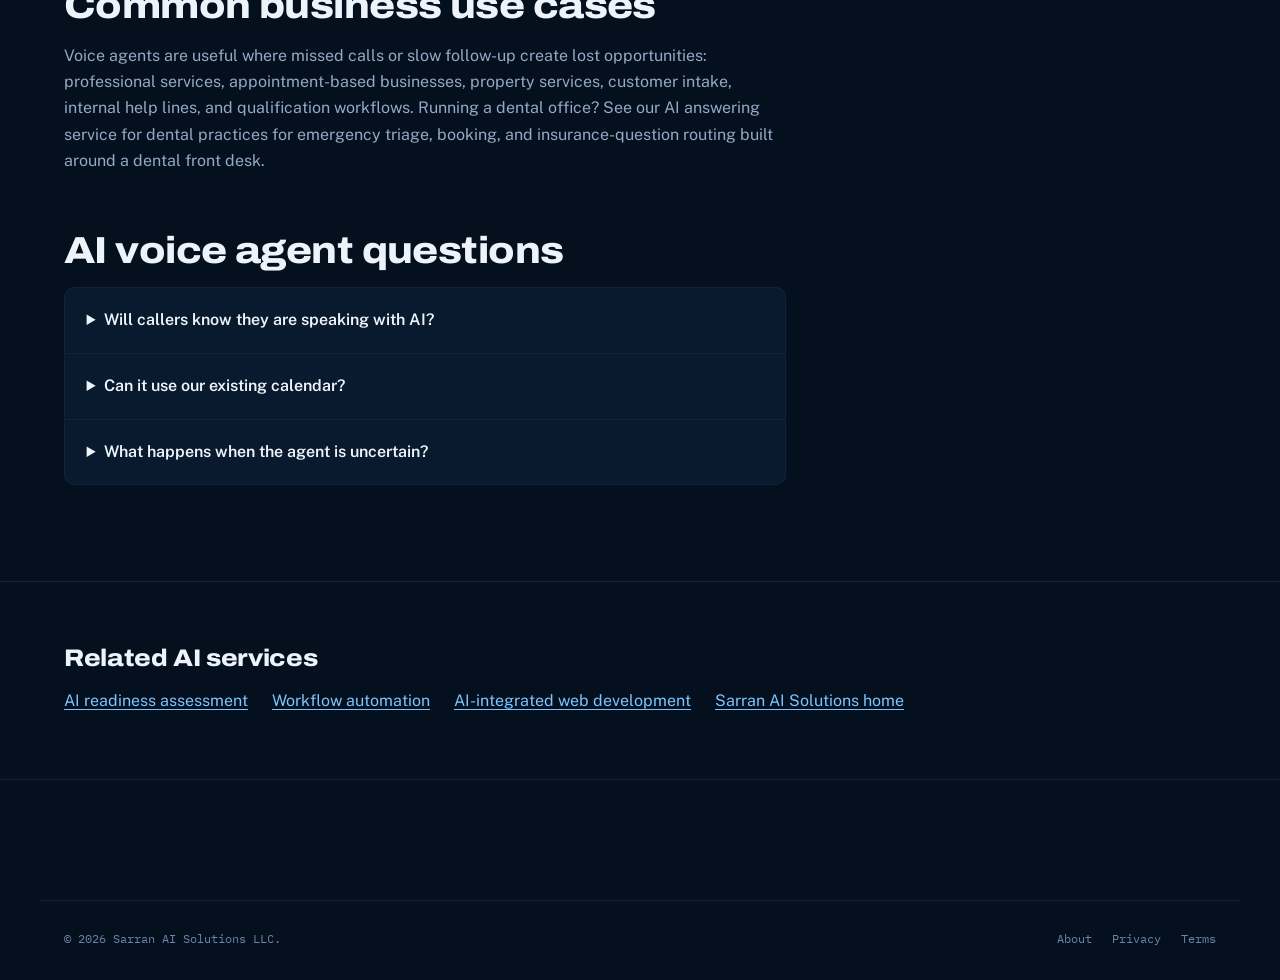
<file: sarran-ai/ai-voice-agents.html>
<!doctype html><html lang="en-US"><head><meta charset="utf-8"><meta name="viewport" content="width=device-width,initial-scale=1">
<title>AI Voice Agents for Business | Sarran AI Orlando &amp; Miami</title><meta name="description" content="AI voice agents that answer calls, qualify callers, book appointments, and preserve transcripts—with human escalation and production controls.">
<meta name="robots" content="index,follow,max-snippet:-1,max-image-preview:large"><link rel="canonical" href="https://www.sarranai.com/ai-voice-agents.html"><link rel="icon" href="favicon.ico" sizes="any"><link rel="icon" href="assets/sarran-icon-32.png" type="image/png" sizes="32x32"><link rel="icon" href="assets/sarran-icon-192.png" type="image/png" sizes="192x192"><link rel="manifest" href="site.webmanifest"><link rel="apple-touch-icon" href="assets/sarran-apple-touch-icon.png">
<meta property="og:title" content="AI Voice Agents for Business | Sarran AI Solutions"><meta property="og:description" content="Extend call coverage with defined conversations, calendar booking, transcripts, and human escalation."><meta property="og:url" content="https://www.sarranai.com/ai-voice-agents.html"><meta property="og:type" content="website"><meta property="og:site_name" content="Sarran AI Solutions LLC"><meta property="og:locale" content="en_US"><meta property="og:image" content="https://www.sarranai.com/assets/og-card.jpg"><meta property="og:image:width" content="1200"><meta property="og:image:height" content="630"><meta property="og:image:alt" content="Sarran AI Solutions — practical AI for small businesses"><meta name="twitter:card" content="summary_large_image"><meta name="twitter:title" content="AI Voice Agents for Business | Sarran AI Solutions"><meta name="twitter:description" content="Extend call coverage with defined conversations, calendar booking, transcripts, and human escalation."><meta name="twitter:image" content="https://www.sarranai.com/assets/og-card.jpg"><meta name="twitter:image:alt" content="Sarran AI Solutions — practical AI for small businesses">
<script type="application/ld+json">{"@context":"https://schema.org","@graph":[{"@type":"Service","name":"Intelligent AI Voice Agents","serviceType":"AI voice agent design and implementation","url":"https://www.sarranai.com/ai-voice-agents.html","provider":{"@type":["ProfessionalService","Organization"],"@id":"https://www.sarranai.com/#organization","name":"Sarran AI Solutions LLC"},"areaServed":{"@type":"Country","name":"United States"},"description":"AI phone agents for approved inbound and outbound conversations, caller qualification, calendar booking, transcripts, reporting, and human escalation."},{"@type":"WebSite","@id":"https://www.sarranai.com/#website","name":"Sarran AI Solutions","url":"https://www.sarranai.com/"},{"@type":"FAQPage","mainEntity":[{"@type":"Question","name":"Will callers know they are speaking with AI?","acceptedAnswer":{"@type":"Answer","text":"The call opening and disclosure approach is defined with the client according to the use case and applicable requirements. We favor clear, honest experiences."}},{"@type":"Question","name":"Can it use our existing calendar?","acceptedAnswer":{"@type":"Answer","text":"Yes, when the calendar exposes a suitable integration. Booking rules, availability, required fields, and exception behavior are documented first."}},{"@type":"Question","name":"What happens when the agent is uncertain?","acceptedAnswer":{"@type":"Answer","text":"It follows a defined fallback such as transferring the call, creating a follow-up task, or telling the caller when a person will respond."}}]},{"@type":"WebPage","@id":"https://www.sarranai.com/ai-voice-agents.html#webpage","url":"https://www.sarranai.com/ai-voice-agents.html","name":"Intelligent AI Voice Agents","isPartOf":{"@id":"https://www.sarranai.com/#website"},"breadcrumb":{"@id":"https://www.sarranai.com/ai-voice-agents.html#breadcrumb"},"speakable":{"@type":"SpeakableSpecification","cssSelector":[".service-hero h1",".service-hero__lede"]}},{"@type":"BreadcrumbList","@id":"https://www.sarranai.com/ai-voice-agents.html#breadcrumb","itemListElement":[{"@type":"ListItem","position":1,"name":"Home","item":"https://www.sarranai.com/"},{"@type":"ListItem","position":2,"name":"Intelligent AI Voice Agents","item":"https://www.sarranai.com/ai-voice-agents.html"}]}]}</script>
<link rel="preconnect" href="https://fonts.googleapis.com"><link rel="preconnect" href="https://fonts.gstatic.com" crossorigin><link href="https://fonts.googleapis.com/css2?family=Archivo:wdth,wght@75..125,400..900&family=Public+Sans:wght@400;500;600&family=IBM+Plex+Mono:wght@400;500&display=swap" rel="stylesheet"><link rel="stylesheet" href="styles.bc68d59a94.css"></head>
<body><a class="skip-link" href="#main">Skip to content</a><header class="masthead"><div class="shell masthead__inner"><a class="brandmark masthead__brand" href="index.html" aria-label="Sarran AI Solutions home"><img class="brandmark__logo" src="assets/sarran-logo-lockup-v2.webp" alt="" width="640" height="197"></a><nav class="masthead__nav" aria-label="Service navigation"><a href="index.html#services">Services</a><a href="index.html#trust">Controls</a></nav><a class="button button--book masthead__cta" href="index.html#book"><span class="masthead__cta-full">Discuss a voice agent</span><span class="masthead__cta-short">Book</span></a></div></header>
<main class="service-page" id="main"><section class="service-hero"><div class="shell service-hero__inner"><p class="tag">AI voice agents · Orlando, Miami, and nationwide</p><h1>Answer the call even when your team cannot.</h1><p class="service-hero__lede">AI voice agents handle clearly defined conversations around the clock: answering approved questions, qualifying callers, booking appointments, and escalating what needs a person.</p><div class="service-hero__actions"><a class="button button--book button--lg" href="index.html#book">Discuss your call flow</a><a class="button button--quiet button--lg" href="#capabilities">Explore capabilities</a></div></div></section>
<div class="service-facts"><div class="service-fact"><strong>24/7 coverage</strong><span>Inbound and approved outbound calls</span></div><div class="service-fact"><strong>Calendar booking</strong><span>Uses defined availability and rules</span></div><div class="service-fact"><strong>Reviewable records</strong><span>Transcripts and call-level reporting</span></div></div>
<section class="service-body"><div class="shell service-body__grid"><div class="service-copy"><section id="capabilities"><h2>What an AI voice agent can handle</h2><p>The agent is designed around a documented call flow, not an open-ended promise to handle every conversation. It can collect the right information consistently and move qualified callers toward an approved next step.</p><ul class="service-list"><li>Answer inbound calls during business hours or after hours</li><li>Qualify callers with approved questions</li><li>Book, confirm, or request appointments</li><li>Run permitted reminders and follow-up calls</li><li>Transfer or flag situations that need a person</li></ul></section>
<section><h2>How production controls work</h2><p>Before launch, we define what the agent may say, what data it may collect, which systems it may access, and where it must stop. Integrations use least-privilege access, sensitive actions require confirmation, and unexpected situations follow a human escalation path.</p></section>
<section><h2>Common business use cases</h2><p>Voice agents are useful where missed calls or slow follow-up create lost opportunities: professional services, appointment-based businesses, property services, customer intake, internal help lines, and qualification workflows. Running a dental office? See our <a href="ai-voice-agent-dental-practices.html">AI answering service for dental practices</a> for emergency triage, booking, and insurance-question routing built around a dental front desk.</p></section>
<section><h2>AI voice agent questions</h2><div class="service-faq"><details><summary>Will callers know they are speaking with AI?</summary><p>The call opening and disclosure approach is defined with the client according to the use case and applicable requirements. We favor clear, honest experiences.</p></details><details><summary>Can it use our existing calendar?</summary><p>Yes, when the calendar exposes a suitable integration. Booking rules, availability, required fields, and exception behavior are documented first.</p></details><details><summary>What happens when the agent is uncertain?</summary><p>It follows a defined fallback such as transferring the call, creating a follow-up task, or telling the caller when a person will respond.</p></details></div></section></div>
<aside class="service-aside"><p class="tag">Design the first call</p><h2>Start with one call type.</h2><p>Bring the call your team misses most often. We will map the questions, booking rules, system access, and escalation path.</p><a class="button button--book" href="index.html#book">Request a discovery call</a></aside></div></section>
<section class="service-related"><div class="shell"><h2>Related AI services</h2><div class="service-related__links"><a href="ai-readiness-assessment.html">AI readiness assessment</a><a href="workflow-automation.html">Workflow automation</a><a href="ai-web-development.html">AI-integrated web development</a><a href="index.html">Sarran AI Solutions home</a></div></div></section></main><footer class="foot"><div class="shell foot__base"><p>© 2026 Sarran AI Solutions LLC.</p><div class="foot__base-links"><a href="about.html">About</a><a href="privacy.html">Privacy</a><a href="terms.html">Terms</a></div></div></footer></body></html>
</file>
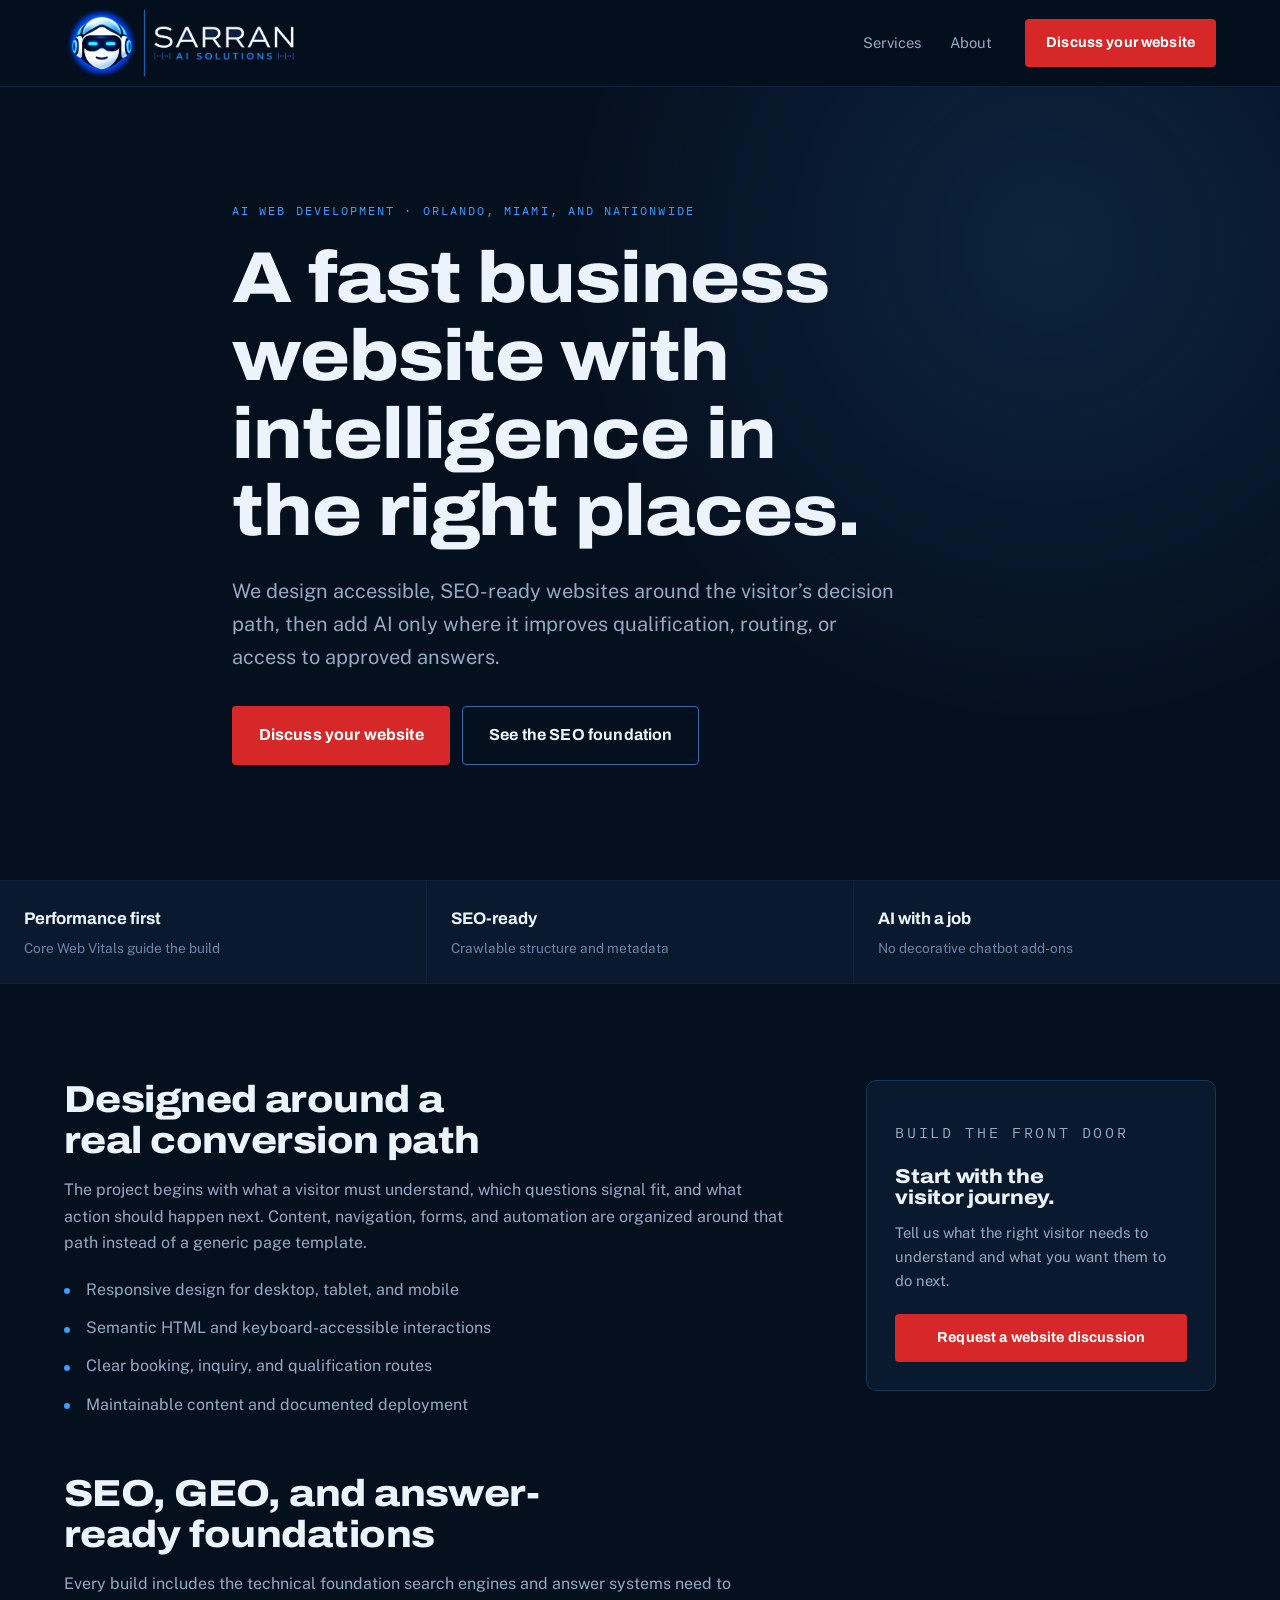
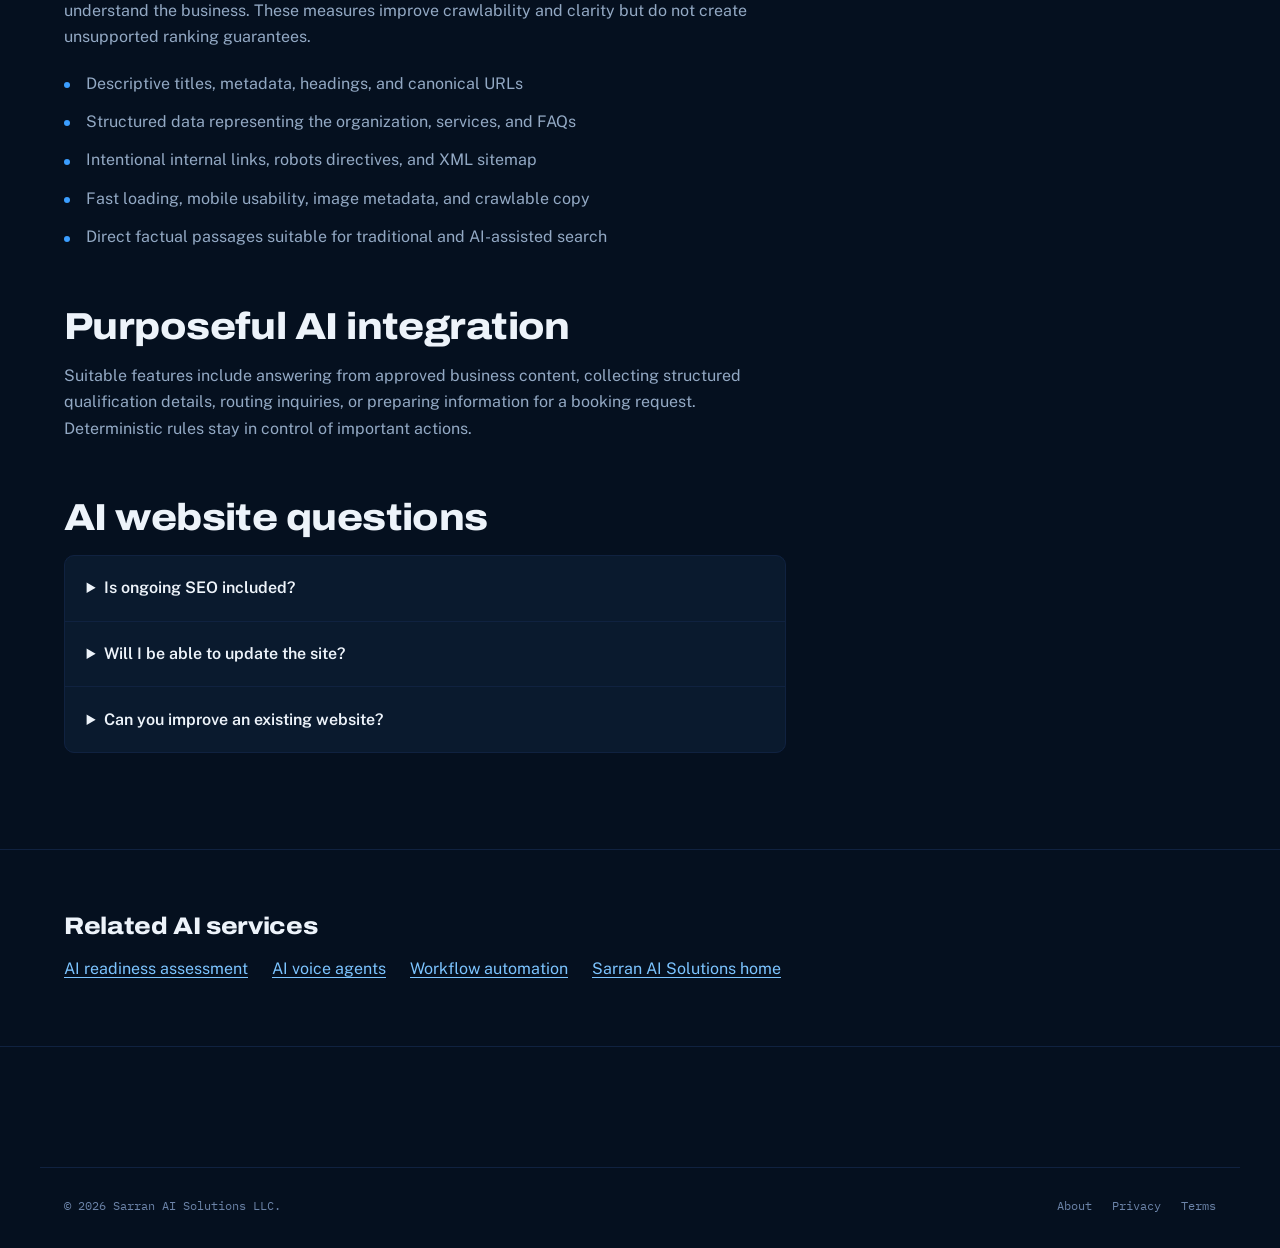
<file: sarran-ai/ai-web-development.html>
<!doctype html><html lang="en-US"><head><meta charset="utf-8"><meta name="viewport" content="width=device-width,initial-scale=1">
<title>AI Web Design & Development | Sarran AI Orlando &amp; Miami</title><meta name="description" content="Fast, accessible, SEO-ready business websites with focused AI qualification, routing, and answer capabilities built into real conversion paths.">
<meta name="robots" content="index,follow,max-snippet:-1,max-image-preview:large"><link rel="canonical" href="https://www.sarranai.com/ai-web-development.html"><link rel="icon" href="favicon.ico" sizes="any"><link rel="icon" href="assets/sarran-icon-32.png" type="image/png" sizes="32x32"><link rel="icon" href="assets/sarran-icon-192.png" type="image/png" sizes="192x192"><link rel="manifest" href="site.webmanifest"><link rel="apple-touch-icon" href="assets/sarran-apple-touch-icon.png">
<meta property="og:title" content="AI-Integrated Web Design & Development | Sarran AI"><meta property="og:description" content="Performance-focused websites with technical SEO and purposeful AI features."><meta property="og:url" content="https://www.sarranai.com/ai-web-development.html"><meta property="og:type" content="website"><meta property="og:site_name" content="Sarran AI Solutions LLC"><meta property="og:locale" content="en_US"><meta property="og:image" content="https://www.sarranai.com/assets/og-card.jpg"><meta property="og:image:width" content="1200"><meta property="og:image:height" content="630"><meta property="og:image:alt" content="Sarran AI Solutions — practical AI for small businesses"><meta name="twitter:card" content="summary_large_image"><meta name="twitter:title" content="AI-Integrated Web Design & Development | Sarran AI"><meta name="twitter:description" content="Performance-focused websites with technical SEO and purposeful AI features."><meta name="twitter:image" content="https://www.sarranai.com/assets/og-card.jpg"><meta name="twitter:image:alt" content="Sarran AI Solutions — practical AI for small businesses">
<script type="application/ld+json">{"@context":"https://schema.org","@graph":[{"@type":"Service","name":"AI-Integrated Web Design and Development","serviceType":"Website design, development, technical SEO, and AI integration","url":"https://www.sarranai.com/ai-web-development.html","provider":{"@type":["ProfessionalService","Organization"],"@id":"https://www.sarranai.com/#organization","name":"Sarran AI Solutions LLC"},"areaServed":{"@type":"Country","name":"United States"},"description":"Performance-focused business websites with accessible design, technical SEO, conversion paths, and targeted AI qualification, routing, or answer capabilities."},{"@type":"WebSite","@id":"https://www.sarranai.com/#website","name":"Sarran AI Solutions","url":"https://www.sarranai.com/"},{"@type":"FAQPage","mainEntity":[{"@type":"Question","name":"Is ongoing SEO included?","acceptedAnswer":{"@type":"Answer","text":"The build includes technical SEO. Ongoing search growth—research, new content, link acquisition, local citations, measurement, and iteration—is a separate continuing effort."}},{"@type":"Question","name":"Will I be able to update the site?","acceptedAnswer":{"@type":"Answer","text":"The maintenance approach is agreed during planning. Routine content should not require a developer whenever the chosen platform can support safe editing."}},{"@type":"Question","name":"Can you improve an existing website?","acceptedAnswer":{"@type":"Answer","text":"Yes, after reviewing its platform, performance, accessibility, search signals, content structure, and conversion path."}}]},{"@type":"WebPage","@id":"https://www.sarranai.com/ai-web-development.html#webpage","url":"https://www.sarranai.com/ai-web-development.html","name":"AI-Integrated Web Design and Development","isPartOf":{"@id":"https://www.sarranai.com/#website"},"breadcrumb":{"@id":"https://www.sarranai.com/ai-web-development.html#breadcrumb"},"speakable":{"@type":"SpeakableSpecification","cssSelector":[".service-hero h1",".service-hero__lede"]}},{"@type":"BreadcrumbList","@id":"https://www.sarranai.com/ai-web-development.html#breadcrumb","itemListElement":[{"@type":"ListItem","position":1,"name":"Home","item":"https://www.sarranai.com/"},{"@type":"ListItem","position":2,"name":"AI-Integrated Web Design and Development","item":"https://www.sarranai.com/ai-web-development.html"}]}]}</script>
<link rel="preconnect" href="https://fonts.googleapis.com"><link rel="preconnect" href="https://fonts.gstatic.com" crossorigin><link href="https://fonts.googleapis.com/css2?family=Archivo:wdth,wght@75..125,400..900&family=Public+Sans:wght@400;500;600&family=IBM+Plex+Mono:wght@400;500&display=swap" rel="stylesheet"><link rel="stylesheet" href="styles.bc68d59a94.css"></head>
<body><a class="skip-link" href="#main">Skip to content</a><header class="masthead"><div class="shell masthead__inner"><a class="brandmark masthead__brand" href="index.html" aria-label="Sarran AI Solutions home"><img class="brandmark__logo" src="assets/sarran-logo-lockup-v2.webp" alt="" width="640" height="197"></a><nav class="masthead__nav" aria-label="Service navigation"><a href="index.html#services">Services</a><a href="index.html#about">About</a></nav><a class="button button--book masthead__cta" href="index.html#book"><span class="masthead__cta-full">Discuss your website</span><span class="masthead__cta-short">Book</span></a></div></header>
<main class="service-page" id="main"><section class="service-hero"><div class="shell service-hero__inner"><p class="tag">AI web development · Orlando, Miami, and nationwide</p><h1>A fast business website with intelligence in the right places.</h1><p class="service-hero__lede">We design accessible, SEO-ready websites around the visitor’s decision path, then add AI only where it improves qualification, routing, or access to approved answers.</p><div class="service-hero__actions"><a class="button button--book button--lg" href="index.html#book">Discuss your website</a><a class="button button--quiet button--lg" href="#seo">See the SEO foundation</a></div></div></section>
<div class="service-facts"><div class="service-fact"><strong>Performance first</strong><span>Core Web Vitals guide the build</span></div><div class="service-fact"><strong>SEO-ready</strong><span>Crawlable structure and metadata</span></div><div class="service-fact"><strong>AI with a job</strong><span>No decorative chatbot add-ons</span></div></div>
<section class="service-body"><div class="shell service-body__grid"><div class="service-copy"><section><h2>Designed around a real conversion path</h2><p>The project begins with what a visitor must understand, which questions signal fit, and what action should happen next. Content, navigation, forms, and automation are organized around that path instead of a generic page template.</p><ul class="service-list"><li>Responsive design for desktop, tablet, and mobile</li><li>Semantic HTML and keyboard-accessible interactions</li><li>Clear booking, inquiry, and qualification routes</li><li>Maintainable content and documented deployment</li></ul></section>
<section id="seo"><h2>SEO, GEO, and answer-ready foundations</h2><p>Every build includes the technical foundation search engines and answer systems need to understand the business. These measures improve crawlability and clarity but do not create unsupported ranking guarantees.</p><ul class="service-list"><li>Descriptive titles, metadata, headings, and canonical URLs</li><li>Structured data representing the organization, services, and FAQs</li><li>Intentional internal links, robots directives, and XML sitemap</li><li>Fast loading, mobile usability, image metadata, and crawlable copy</li><li>Direct factual passages suitable for traditional and AI-assisted search</li></ul></section>
<section><h2>Purposeful AI integration</h2><p>Suitable features include answering from approved business content, collecting structured qualification details, routing inquiries, or preparing information for a booking request. Deterministic rules stay in control of important actions.</p></section>
<section><h2>AI website questions</h2><div class="service-faq"><details><summary>Is ongoing SEO included?</summary><p>The build includes technical SEO. Ongoing search growth—research, new content, link acquisition, local citations, measurement, and iteration—is a separate continuing effort.</p></details><details><summary>Will I be able to update the site?</summary><p>The maintenance approach is agreed during planning. Routine content should not require a developer whenever the chosen platform can support safe editing.</p></details><details><summary>Can you improve an existing website?</summary><p>Yes, after reviewing its platform, performance, accessibility, search signals, content structure, and conversion path.</p></details></div></section></div>
<aside class="service-aside"><p class="tag">Build the front door</p><h2>Start with the visitor journey.</h2><p>Tell us what the right visitor needs to understand and what you want them to do next.</p><a class="button button--book" href="index.html#book">Request a website discussion</a></aside></div></section>
<section class="service-related"><div class="shell"><h2>Related AI services</h2><div class="service-related__links"><a href="ai-readiness-assessment.html">AI readiness assessment</a><a href="ai-voice-agents.html">AI voice agents</a><a href="workflow-automation.html">Workflow automation</a><a href="index.html">Sarran AI Solutions home</a></div></div></section></main><footer class="foot"><div class="shell foot__base"><p>© 2026 Sarran AI Solutions LLC.</p><div class="foot__base-links"><a href="about.html">About</a><a href="privacy.html">Privacy</a><a href="terms.html">Terms</a></div></div></footer></body></html>
</file>
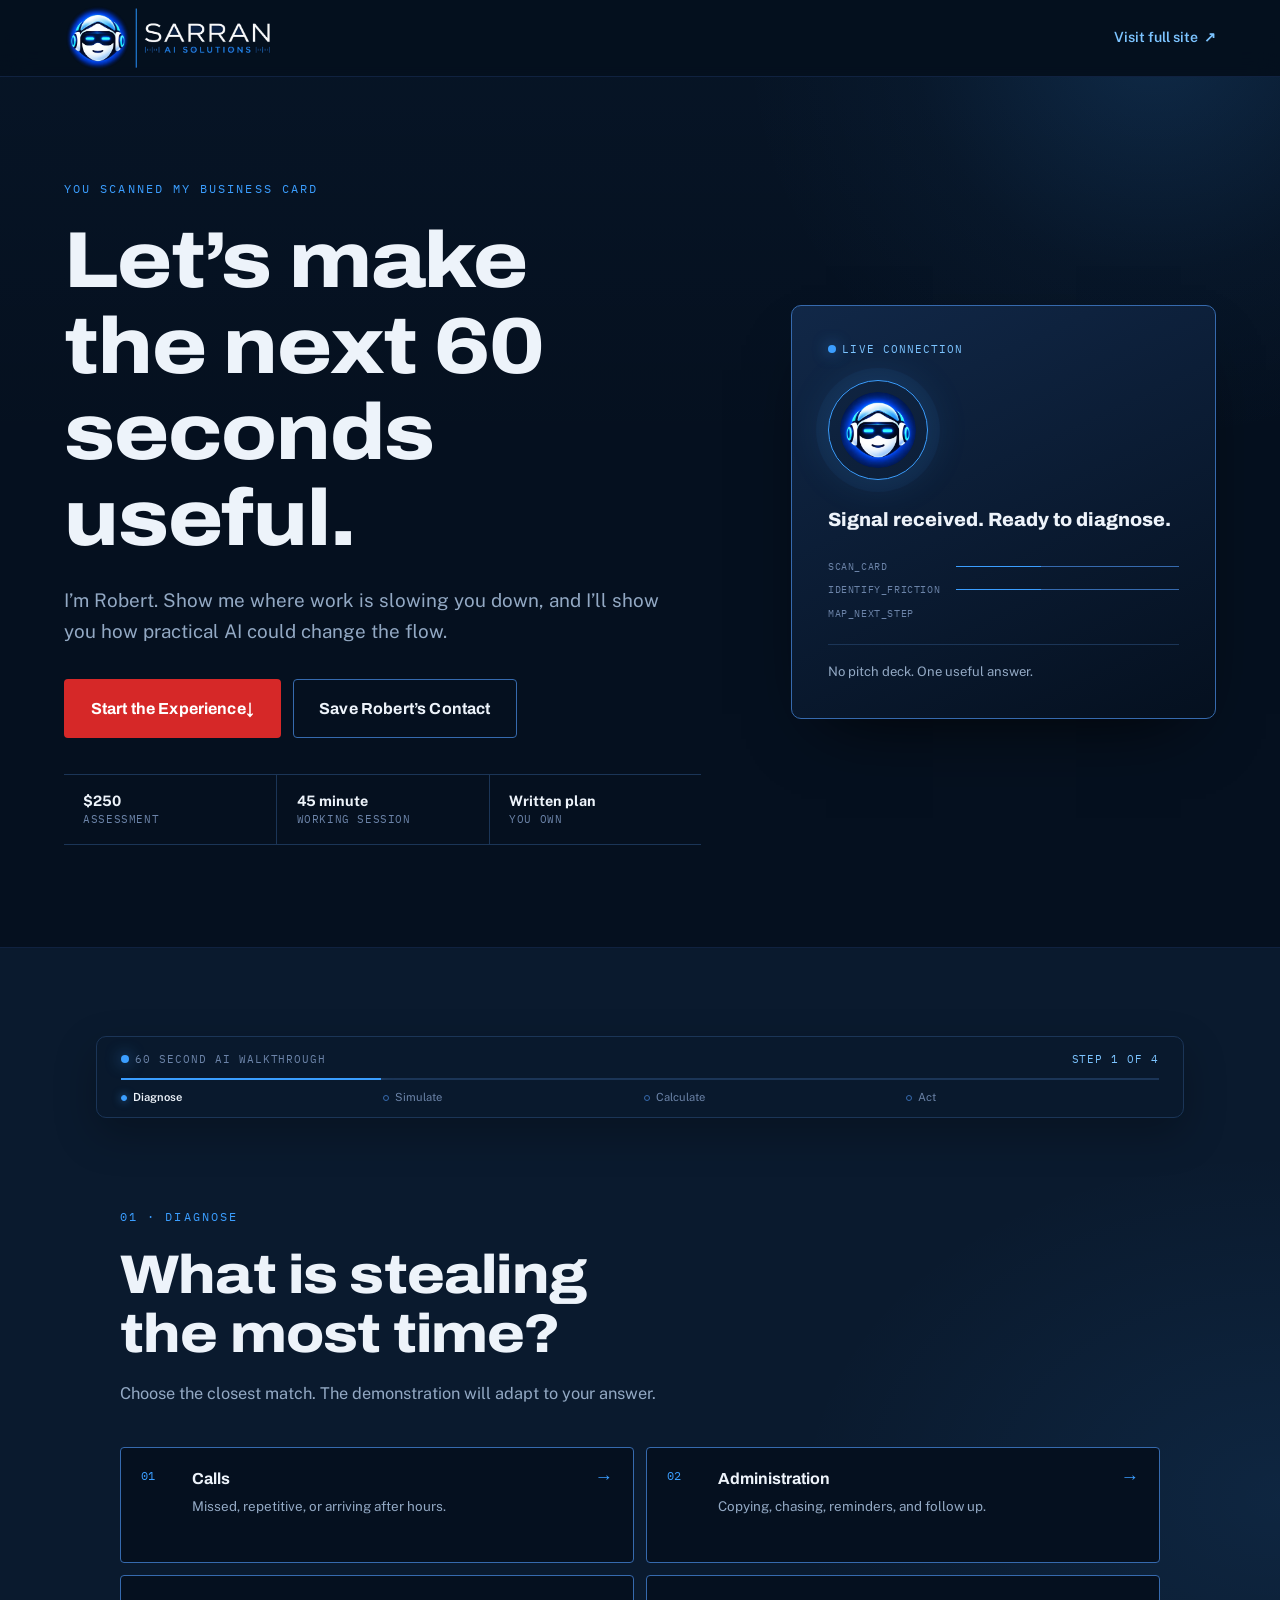
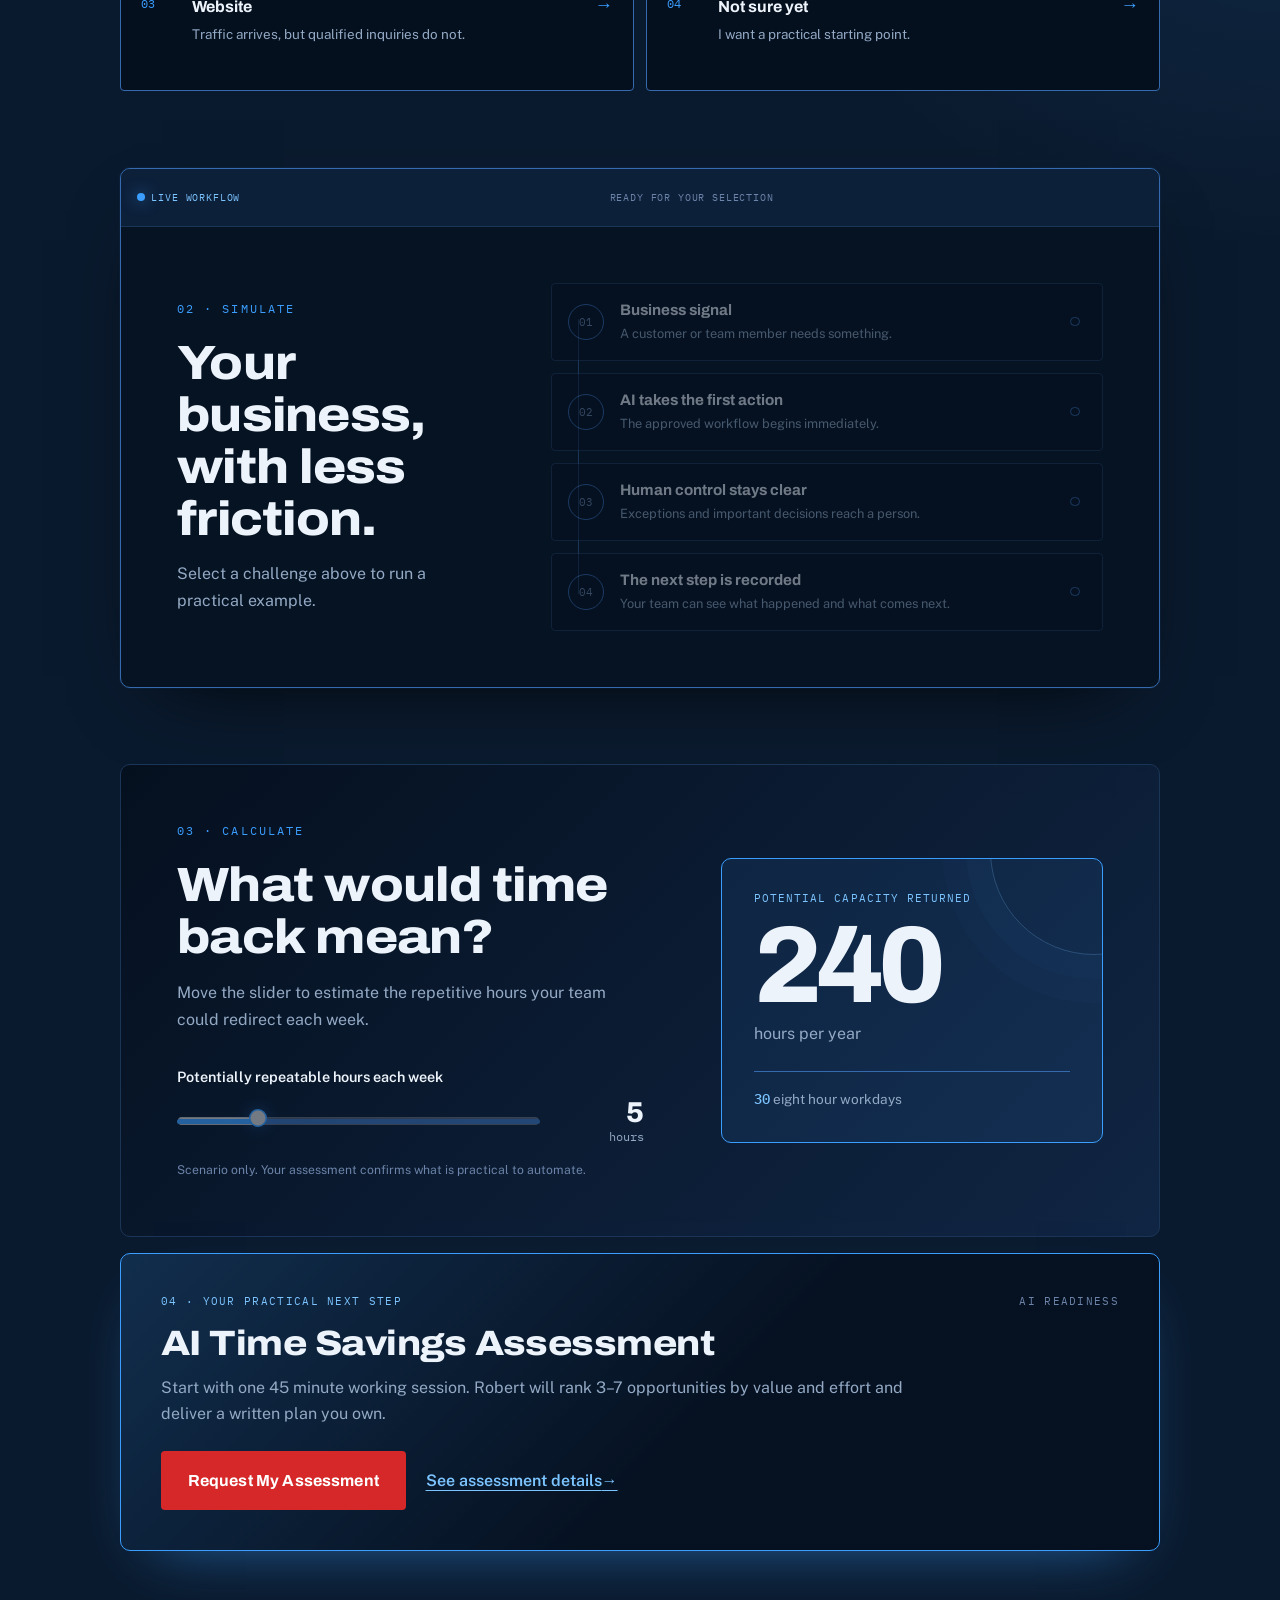
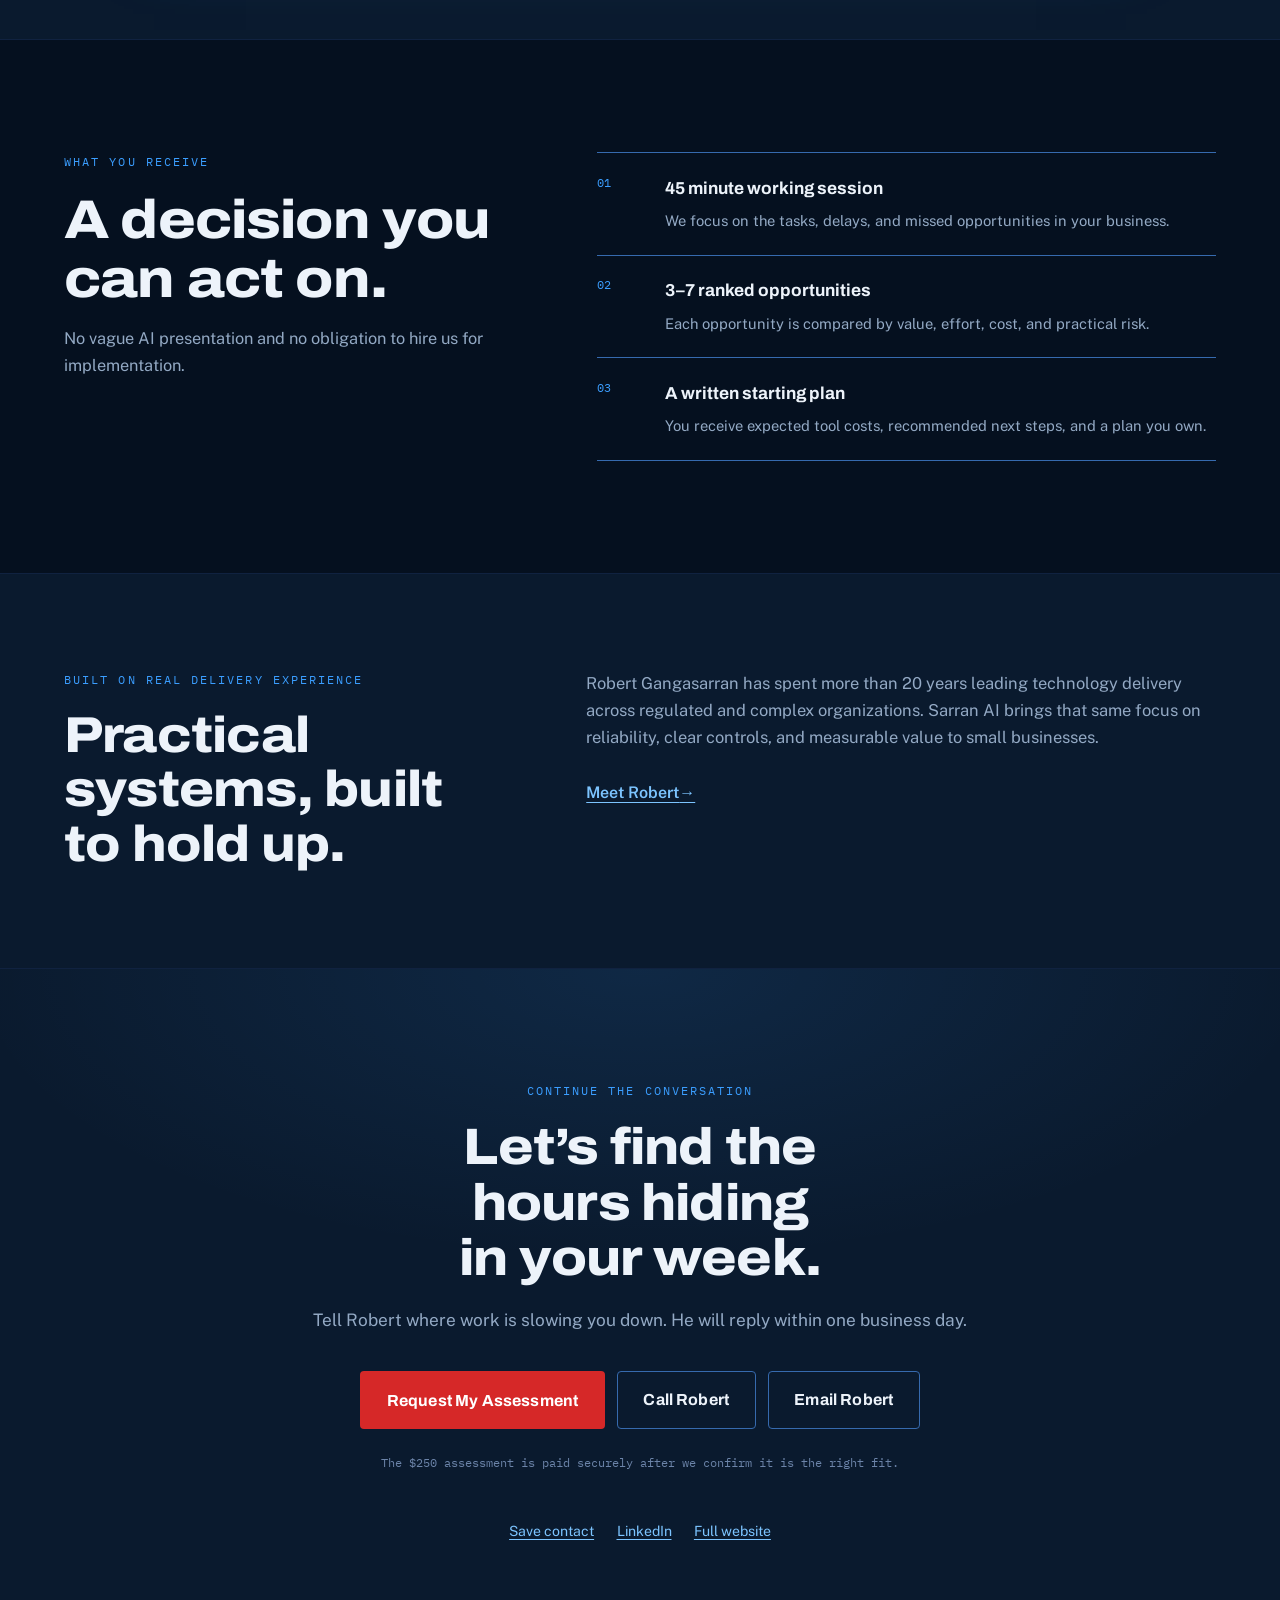
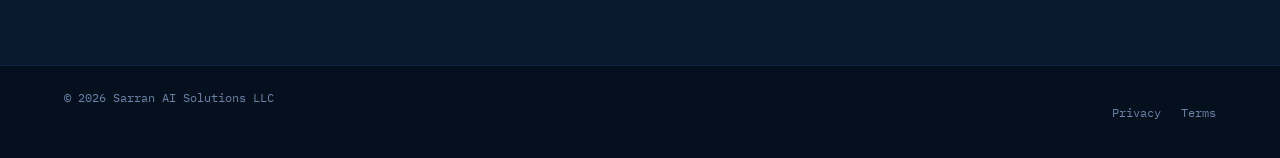
<file: sarran-ai/connect.html>
<!doctype html>
<html lang="en-US">
<head>
  <meta charset="utf-8">
  <meta name="viewport" content="width=device-width, initial-scale=1">
  <title>Connect with Robert | Sarran AI Solutions</title>
  <meta name="description" content="Meet Robert Gangasarran and find the practical Sarran AI service that can save your business time.">
  <meta name="robots" content="index,follow,max-image-preview:large">
  <link rel="canonical" href="https://www.sarranai.com/connect">
  <meta property="og:type" content="website">
  <meta property="og:site_name" content="Sarran AI Solutions">
  <meta property="og:title" content="Connect with Robert | Sarran AI Solutions">
  <meta property="og:description" content="Find the work AI should take off your plate.">
  <meta property="og:url" content="https://www.sarranai.com/connect">
  <meta property="og:image" content="https://www.sarranai.com/assets/og-card.jpg">
  <meta name="twitter:card" content="summary_large_image">
  <meta name="twitter:title" content="Connect with Robert | Sarran AI Solutions">
  <meta name="twitter:description" content="Find the work AI should take off your plate.">
  <meta name="twitter:image" content="https://www.sarranai.com/assets/og-card.jpg">
  <link rel="icon" href="favicon.ico" sizes="any">
  <link rel="icon" href="assets/sarran-icon-32.png" type="image/png" sizes="32x32"><link rel="icon" href="assets/sarran-icon-192.png" type="image/png" sizes="192x192"><link rel="manifest" href="site.webmanifest">
  <link rel="apple-touch-icon" href="assets/sarran-apple-touch-icon.png">
  <link rel="preconnect" href="https://fonts.googleapis.com">
  <link rel="preconnect" href="https://fonts.gstatic.com" crossorigin>
  <link href="https://fonts.googleapis.com/css2?family=Archivo:wdth,wght@75..125,400..900&amp;family=Public+Sans:wght@400;500;600&amp;family=IBM+Plex+Mono:wght@400;500&amp;display=swap" rel="stylesheet">
  <link rel="stylesheet" href="styles.bc68d59a94.css">
  <script type="application/ld+json">{"@context":"https://schema.org","@type":"WebPage","name":"Connect with Robert | Sarran AI Solutions","url":"https://www.sarranai.com/connect","description":"Meet Robert Gangasarran and find the practical Sarran AI service that can save your business time.","isPartOf":{"@type":"WebSite","name":"Sarran AI Solutions","url":"https://www.sarranai.com/"},"about":{"@type":"Person","name":"Robert Gangasarran","jobTitle":"Founder","worksFor":{"@type":"Organization","name":"Sarran AI Solutions LLC","url":"https://www.sarranai.com/"}}}</script>
</head>
<body class="connect-page">
<div class="connect-boot" data-connect-boot>
  <div class="connect-boot__grid" aria-hidden="true"></div>
  <div class="connect-boot__content">
    <img src="assets/sarran-chat-icon.webp" alt="" width="128" height="128">
    <p><span aria-hidden="true"></span> Business card signal detected</p>
    <strong>Connection established.</strong>
    <small>Sarran AI × Robert Gangasarran</small>
  </div>
  <button type="button" data-connect-boot-skip>Skip intro</button>
</div>

<a class="skip-link" href="#main">Skip to main content</a>

<header class="connect-header">
  <div class="shell connect-header__inner">
    <a class="brandmark" href="index.html" aria-label="Sarran AI Solutions home">
      <img class="brandmark__logo" src="assets/sarran-logo-lockup-v2.webp" alt="" width="640" height="197">
    </a>
    <a class="connect-header__site" href="index.html">Visit full site <span aria-hidden="true">↗</span></a>
  </div>
</header>

<main id="main">
  <section class="connect-hero" aria-labelledby="connect-title">
    <div class="shell connect-hero__grid">
      <div class="connect-hero__copy">
        <p class="tag">You scanned my business card</p>
        <h1 id="connect-title" tabindex="-1">Let’s make the next 60 seconds useful.</h1>
        <p class="connect-hero__lede">I’m Robert. Show me where work is slowing you down, and I’ll show you how practical AI could change the flow.</p>
        <div class="connect-hero__actions">
          <a class="button button--book button--lg" href="#experience" data-connect-start>Start the Experience <span aria-hidden="true">↓</span></a>
          <a class="button button--quiet button--lg" href="assets/robert-gangasarran.vcf" download data-contact-save>Save Robert’s Contact</a>
        </div>
        <ul class="connect-offerline" aria-label="Assessment summary">
          <li><strong>$250</strong> assessment</li>
          <li><strong>45 minute</strong> working session</li>
          <li><strong>Written plan</strong> you own</li>
        </ul>
      </div>

      <aside class="connect-signal" aria-label="Connection status">
        <div class="connect-signal__status"><span aria-hidden="true"></span> Live connection</div>
        <div class="connect-signal__mark">
          <span class="connect-signal__ring" aria-hidden="true"></span>
          <img src="assets/sarran-chat-icon.webp" alt="" width="128" height="128">
        </div>
        <p class="connect-signal__label">Signal received. Ready to diagnose.</p>
        <div class="connect-signal__trace" aria-hidden="true">
          <span>SCAN_CARD</span><i></i><span>IDENTIFY_FRICTION</span><i></i><span>MAP_NEXT_STEP</span>
        </div>
        <p class="connect-signal__foot">No pitch deck. One useful answer.</p>
      </aside>
    </div>
  </section>

  <section class="connect-experience" id="experience" aria-labelledby="challenge-title">
    <div class="shell connect-experience__inner">
      <header class="connect-progress">
        <div class="connect-progress__top">
          <p><span aria-hidden="true"></span> 60 second AI walkthrough</p>
          <output data-experience-step>Step 1 of 4</output>
        </div>
        <div class="connect-progress__track" aria-hidden="true"><i data-experience-fill></i></div>
        <ol aria-label="Experience progress">
          <li aria-current="step" data-progress-step="1">Diagnose</li>
          <li data-progress-step="2">Simulate</li>
          <li data-progress-step="3">Calculate</li>
          <li data-progress-step="4">Act</li>
        </ol>
      </header>

      <div class="connect-section-head connect-section-head--experience">
        <p class="tag">01 · Diagnose</p>
        <h2 id="challenge-title">What is stealing the most time?</h2>
        <p>Choose the closest match. The demonstration will adapt to your answer.</p>
      </div>

      <div class="connect-choices" role="group" aria-label="Choose your biggest business challenge">
        <button class="connect-choice" type="button" aria-pressed="false" data-connect-choice="calls" disabled>
          <span class="connect-choice__number">01</span>
          <span><strong>Calls</strong><small>Missed, repetitive, or arriving after hours.</small></span>
          <span class="connect-choice__arrow" aria-hidden="true">→</span>
        </button>
        <button class="connect-choice" type="button" aria-pressed="false" data-connect-choice="admin" disabled>
          <span class="connect-choice__number">02</span>
          <span><strong>Administration</strong><small>Copying, chasing, reminders, and follow up.</small></span>
          <span class="connect-choice__arrow" aria-hidden="true">→</span>
        </button>
        <button class="connect-choice" type="button" aria-pressed="false" data-connect-choice="website" disabled>
          <span class="connect-choice__number">03</span>
          <span><strong>Website</strong><small>Traffic arrives, but qualified inquiries do not.</small></span>
          <span class="connect-choice__arrow" aria-hidden="true">→</span>
        </button>
        <button class="connect-choice" type="button" aria-pressed="false" data-connect-choice="unsure" disabled>
          <span class="connect-choice__number">04</span>
          <span><strong>Not sure yet</strong><small>I want a practical starting point.</small></span>
          <span class="connect-choice__arrow" aria-hidden="true">→</span>
        </button>
      </div>
      <noscript>
        <p class="connect-noscript">The interactive demonstration needs JavaScript. You can still explore <a href="ai-voice-agents.html">AI voice agents</a>, <a href="workflow-automation.html">workflow automation</a>, <a href="ai-web-development.html">AI integrated websites</a>, or the <a href="ai-readiness-assessment.html">AI Time Savings Assessment</a>.</p>
      </noscript>

      <section class="connect-demo" aria-labelledby="workflow-title">
        <header class="connect-demo__head">
          <div><span aria-hidden="true"></span> Live workflow</div>
          <p data-workflow-status>Ready for your selection</p>
          <div class="connect-demo__controls">
            <button type="button" data-workflow-skip hidden>Skip animation</button>
            <button type="button" data-workflow-replay hidden>Replay</button>
          </div>
        </header>
        <div class="connect-demo__body">
          <div class="connect-demo__intro">
            <p class="tag">02 · Simulate</p>
            <h3 id="workflow-title" tabindex="-1" data-workflow-title>Your business, with less friction.</h3>
            <p data-workflow-intro>Select a challenge above to run a practical example.</p>
          </div>
          <ol class="connect-workflow" data-workflow-list>
            <li data-workflow-step><span>01</span><div><strong>Business signal</strong><small>A customer or team member needs something.</small></div><i aria-hidden="true"></i></li>
            <li data-workflow-step><span>02</span><div><strong>AI takes the first action</strong><small>The approved workflow begins immediately.</small></div><i aria-hidden="true"></i></li>
            <li data-workflow-step><span>03</span><div><strong>Human control stays clear</strong><small>Exceptions and important decisions reach a person.</small></div><i aria-hidden="true"></i></li>
            <li data-workflow-step><span>04</span><div><strong>The next step is recorded</strong><small>Your team can see what happened and what comes next.</small></div><i aria-hidden="true"></i></li>
          </ol>
          <p class="visually-hidden" role="status" aria-live="polite" aria-atomic="true" data-connect-announcement></p>
        </div>
      </section>

      <section class="connect-savings" aria-labelledby="savings-title" data-connect-savings>
        <div class="connect-savings__copy">
          <p class="tag">03 · Calculate</p>
          <h3 id="savings-title">What would time back mean?</h3>
          <p>Move the slider to estimate the repetitive hours your team could redirect each week.</p>
          <label for="weekly-hours">Potentially repeatable hours each week</label>
          <div class="connect-slider">
            <input id="weekly-hours" type="range" min="1" max="20" step="1" value="5" data-weekly-hours aria-describedby="savings-assumption" disabled>
            <output for="weekly-hours"><strong data-weekly-output>5</strong> hours</output>
          </div>
          <p class="connect-savings__assumption" id="savings-assumption">Scenario only. Your assessment confirms what is practical to automate.</p>
        </div>
        <div class="connect-savings__result" aria-label="Estimated annual capacity">
          <p>Potential capacity returned</p>
          <strong data-annual-hours>240</strong>
          <span>hours per year</span>
          <div><b data-workdays>30</b> eight hour workdays</div>
        </div>
      </section>

      <article class="connect-recommendation" data-connect-result>
        <div class="connect-recommendation__top">
          <p class="connect-recommendation__label">04 · Your practical next step</p>
          <span data-connect-service-kind>AI readiness</span>
        </div>
        <h3 tabindex="-1" data-connect-service-name>AI Time Savings Assessment</h3>
        <p data-connect-service-body>Start with one 45 minute working session. Robert will rank 3–7 opportunities by value and effort and deliver a written plan you own.</p>
        <div class="connect-recommendation__actions">
          <a class="button button--book button--lg" href="#book" data-connect-assessment>Request My Assessment</a>
          <a class="connect-text-link" href="ai-readiness-assessment.html" data-connect-service-link>See assessment details <span aria-hidden="true">→</span></a>
        </div>
      </article>
    </div>
  </section>

  <section class="connect-deliverables" aria-labelledby="deliverables-title">
    <div class="shell connect-deliverables__grid">
      <div class="connect-section-head">
        <p class="tag">What you receive</p>
        <h2 id="deliverables-title">A decision you can act on.</h2>
        <p>No vague AI presentation and no obligation to hire us for implementation.</p>
      </div>
      <ol class="connect-deliverables__list">
        <li><span>01</span><div><strong>45 minute working session</strong><p>We focus on the tasks, delays, and missed opportunities in your business.</p></div></li>
        <li><span>02</span><div><strong>3–7 ranked opportunities</strong><p>Each opportunity is compared by value, effort, cost, and practical risk.</p></div></li>
        <li><span>03</span><div><strong>A written starting plan</strong><p>You receive expected tool costs, recommended next steps, and a plan you own.</p></div></li>
      </ol>
    </div>
  </section>

  <section class="connect-proof" aria-labelledby="proof-title">
    <div class="shell connect-proof__inner">
      <div>
        <p class="tag">Built on real delivery experience</p>
        <h2 id="proof-title">Practical systems, built to hold up.</h2>
      </div>
      <div class="connect-proof__copy">
        <p>Robert Gangasarran has spent more than 20 years leading technology delivery across regulated and complex organizations. Sarran AI brings that same focus on reliability, clear controls, and measurable value to small businesses.</p>
        <a class="connect-text-link" href="about.html">Meet Robert <span aria-hidden="true">→</span></a>
      </div>
    </div>
  </section>

  <section class="book connect-book" id="book" aria-labelledby="book-title">
    <div class="shell book__inner">
      <p class="tag">Continue the conversation</p>
      <h2 class="book__title" id="book-title">Let’s find the hours hiding in your week.</h2>
      <p class="book__sub">Tell Robert where work is slowing you down. He will reply within one business day.</p>

      <div class="book__actions">
        <button class="button button--book button--lg" type="button" data-book-toggle aria-expanded="false" aria-controls="book-form">Request My Assessment</button>
        <a class="button button--quiet button--lg" href="tel:+14072308598">Call Robert</a>
        <a class="button button--quiet button--lg" href="mailto:robert@sarranai.com">Email Robert</a>
      </div>
      <p class="book__fine">The $250 assessment is paid securely after we confirm it is the right fit.</p>

      <div class="book__panel" id="book-form">
        <form class="bform" method="post" action="https://formsubmit.co/robert@sarranai.com" data-endpoint="https://formsubmit.co/ajax/robert@sarranai.com" novalidate>
          <h3 class="bform__title">Tell us where you are losing time</h3>
          <p class="bform__intro">A few quick questions. Robert replies within one business day.</p>

          <input type="hidden" name="_subject" value="New business card request — sarranai.com">
          <input type="hidden" name="interest" value="AI Readiness Assessment" data-interest-field>
          <input type="hidden" name="source" value="business_card_qr">
          <input type="hidden" name="selected_challenge" value="Not selected" data-challenge-field>
          <input type="hidden" name="illustrative_time_scenario" value="5 hours per week; 240 hours across 48 working weeks" data-estimate-field>
          <input type="hidden" name="_template" value="table">
          <input type="hidden" name="_captcha" value="false">
          <input type="text" name="_honey" tabindex="-1" autocomplete="off" aria-hidden="true" class="bform__honey">

          <ol class="bform__progress" aria-hidden="true" hidden>
            <li class="bform__progress-item is-current" data-progress="1"><span>Your time</span></li>
            <li class="bform__progress-item" data-progress="2"><span>Your business</span></li>
            <li class="bform__progress-item" data-progress="3"><span>Your details</span></li>
          </ol>
          <p class="bform__stepcount" role="status" aria-live="polite" hidden></p>

          <fieldset class="bform__step is-active" data-step="1">
            <legend class="bform__step-title" tabindex="-1">What is taking too much time?</legend>
            <div class="bform__grid">
              <div class="field field--wide">
                <label for="bf-brief">Task or process <span class="field__req">required</span></label>
                <p class="field__hint" id="bf-brief-hint">A sentence or two is enough. Examples: missed calls, appointment reminders, customer follow up, intake, reports, or copying data.</p>
                <textarea id="bf-brief" name="brief" rows="4" required aria-describedby="bf-brief-hint bf-brief-err"></textarea>
                <span class="field__err" id="bf-brief-err" hidden></span>
              </div>
            </div>
          </fieldset>

          <fieldset class="bform__step" data-step="2">
            <legend class="bform__step-title" tabindex="-1">About your business</legend>
            <div class="bform__grid">
              <div class="field">
                <label for="bf-company">Business name</label>
                <input id="bf-company" name="company" type="text" autocomplete="organization" placeholder="Optional">
              </div>
              <div class="field">
                <label for="bf-team">Team size</label>
                <select id="bf-team" name="team">
                  <option value="">Prefer not to say</option>
                  <option value="Just me">Just me</option>
                  <option value="2-5 people">2–5 people</option>
                  <option value="6-20 people">6–20 people</option>
                  <option value="21-50 people">21–50 people</option>
                  <option value="More than 50">More than 50</option>
                </select>
              </div>
            </div>
          </fieldset>

          <fieldset class="bform__step" data-step="3">
            <legend class="bform__step-title" tabindex="-1">Where should we reply?</legend>
            <div class="bform__grid">
              <div class="field">
                <label for="bf-name">Name <span class="field__req">required</span></label>
                <input id="bf-name" name="name" type="text" autocomplete="name" required aria-describedby="bf-name-err">
                <span class="field__err" id="bf-name-err" hidden></span>
              </div>
              <div class="field">
                <label for="bf-email">Email <span class="field__req">required</span></label>
                <input id="bf-email" name="email" type="email" autocomplete="email" required aria-describedby="bf-email-err">
                <span class="field__err" id="bf-email-err" hidden></span>
              </div>
            </div>
          </fieldset>

          <div class="bform__foot">
            <button class="button button--quiet" type="button" data-step-back hidden>Back</button>
            <button class="button button--book" type="button" data-step-next hidden>Continue</button>
            <button class="button button--book button--lg" type="submit">Request My Assessment</button>
            <p class="bform__note">We use your details only to reply. Review our <a href="privacy.html">privacy policy</a>.</p>
          </div>
          <p class="bform__status" role="status" aria-live="polite"></p>
        </form>
      </div>

      <div class="connect-direct" aria-label="Other ways to connect">
        <a href="assets/robert-gangasarran.vcf" download data-contact-save>Save contact</a>
        <a href="https://www.linkedin.com/in/robertgangasarran" target="_blank" rel="noopener noreferrer">LinkedIn</a>
        <a href="index.html">Full website</a>
      </div>
    </div>
  </section>
</main>

<footer class="connect-footer">
  <div class="shell connect-footer__inner">
    <p>© <span data-year>2026</span> Sarran AI Solutions LLC</p>
    <nav aria-label="Footer"><a href="privacy.html">Privacy</a><a href="terms.html">Terms</a></nav>
  </div>
</footer>

<script src="main.d3dbe72c86.js" defer></script>
</body>
</html>
</file>
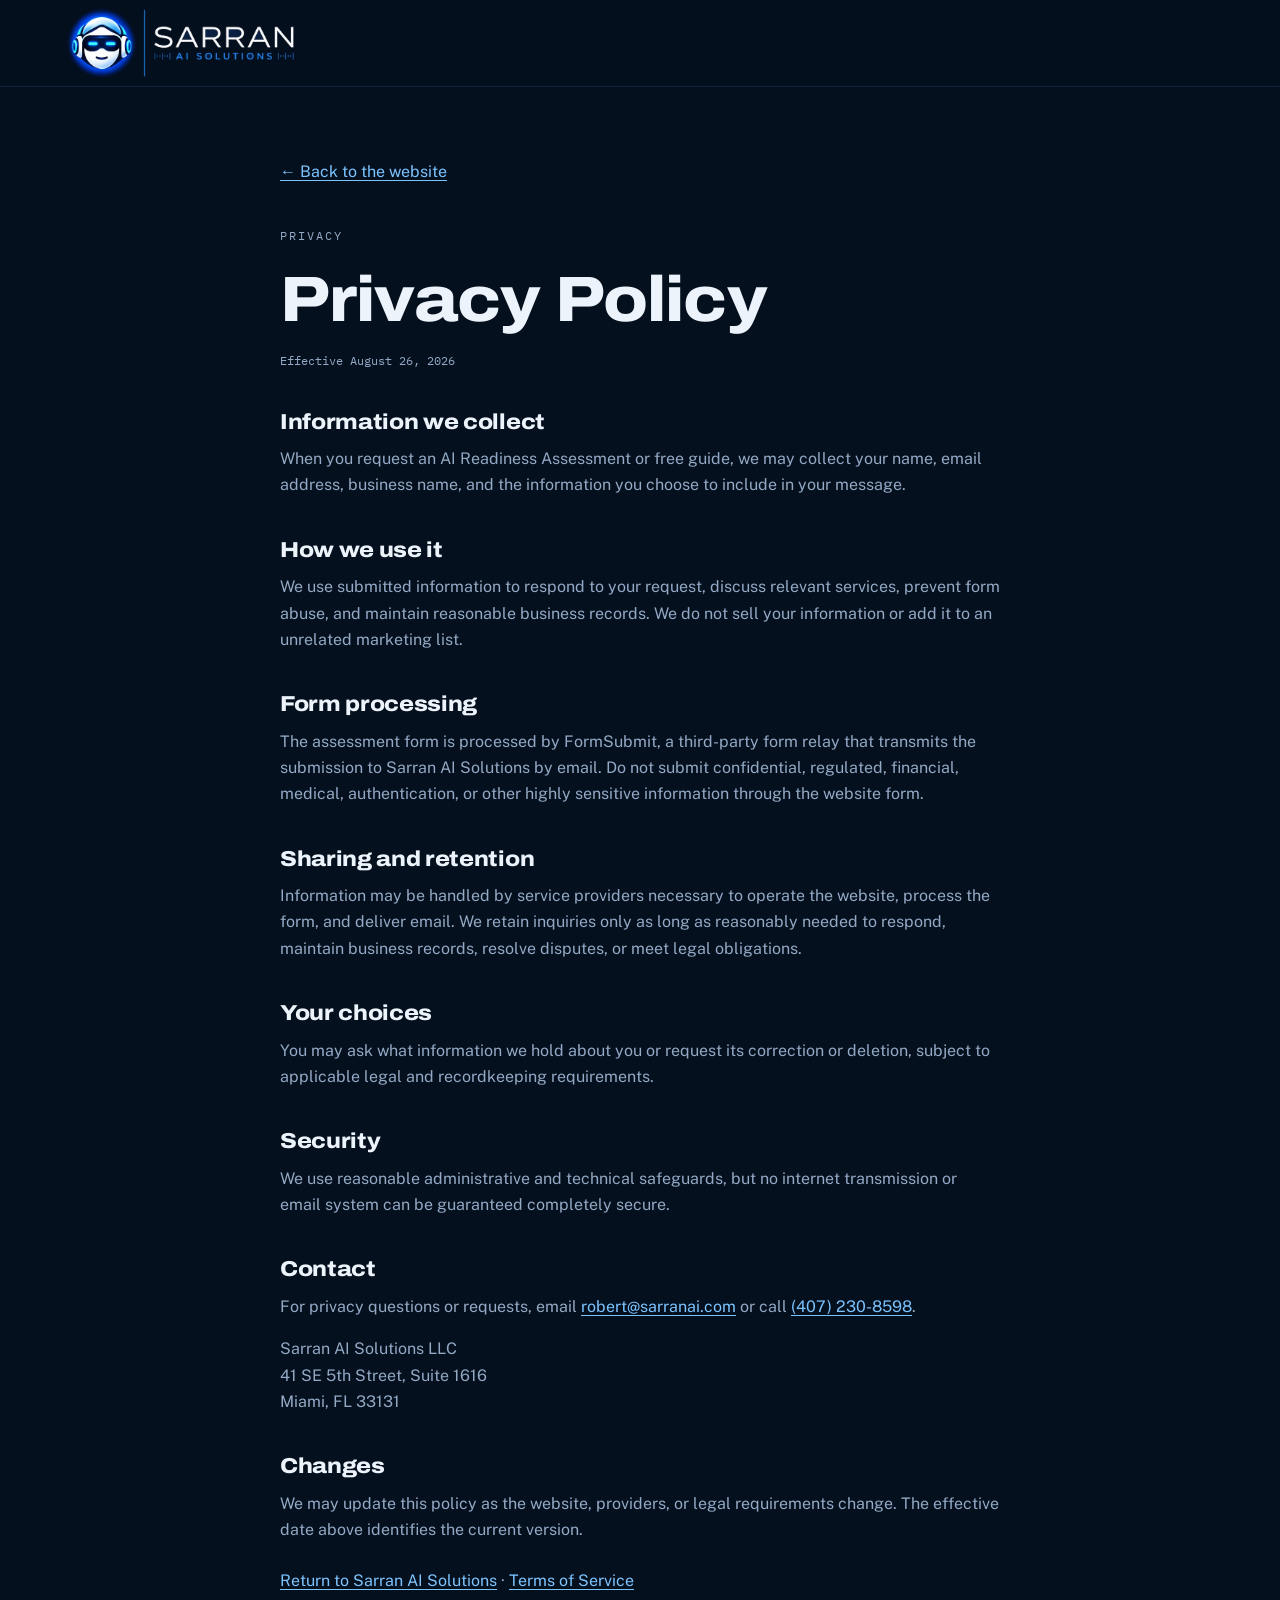
<file: sarran-ai/privacy.html>
<!DOCTYPE html>
<html lang="en">
<head>
<meta charset="utf-8">
<meta name="viewport" content="width=device-width, initial-scale=1">
<title>Privacy Policy — Sarran AI Solutions</title>
<meta name="description" content="How Sarran AI Solutions collects, uses, and protects information submitted through this website.">
<link rel="canonical" href="https://www.sarranai.com/privacy.html">
<meta name="robots" content="index,follow">
<meta property="og:title" content="Privacy Policy — Sarran AI Solutions">
<meta property="og:description" content="How Sarran AI Solutions collects, uses, and protects information submitted through this website.">
<meta property="og:type" content="website">
<meta property="og:url" content="https://www.sarranai.com/privacy.html">
<meta property="og:site_name" content="Sarran AI Solutions LLC">
<meta property="og:locale" content="en_US">
<meta name="twitter:card" content="summary">
<meta name="twitter:title" content="Privacy Policy — Sarran AI Solutions">
<meta name="twitter:description" content="How Sarran AI Solutions collects, uses, and protects information submitted through this website.">
<link rel="icon" href="favicon.ico" sizes="any"><link rel="icon" href="assets/sarran-icon-32.png" type="image/png" sizes="32x32"><link rel="icon" href="assets/sarran-icon-192.png" type="image/png" sizes="192x192"><link rel="manifest" href="site.webmanifest"><link rel="apple-touch-icon" href="assets/sarran-apple-touch-icon.png">
<link rel="preconnect" href="https://fonts.googleapis.com">
<link rel="preconnect" href="https://fonts.gstatic.com" crossorigin>
<link href="https://fonts.googleapis.com/css2?family=Archivo:wdth,wght@75..125,400..900&family=Public+Sans:wght@400;500;600&family=IBM+Plex+Mono:wght@400;500&display=swap" rel="stylesheet">
<link rel="stylesheet" href="styles.bc68d59a94.css">
</head>
<body>
<a class="skip-link" href="#main">Skip to content</a>
<header class="masthead">
  <div class="shell masthead__inner">
    <a class="brandmark masthead__brand" href="index.html" aria-label="Sarran AI Solutions LLC — home">
      <img class="brandmark__logo" src="assets/sarran-logo-lockup-v2.webp"
           alt="" width="640" height="197" decoding="async" fetchpriority="high">
    </a>
  </div>
</header>
<main class="legal" id="main">
  <article class="shell legal__inner">
    <a class="legal__back" href="index.html#book">← Back to the website</a>
    <p class="tag">Privacy</p>
    <h1>Privacy Policy</h1>
    <p class="legal__date">Effective August 26, 2026</p>

    <h2>Information we collect</h2>
    <p>When you request an AI Readiness Assessment or free guide, we may collect your name, email address, business name, and the information you choose to include in your message.</p>

    <h2>How we use it</h2>
    <p>We use submitted information to respond to your request, discuss relevant services, prevent form abuse, and maintain reasonable business records. We do not sell your information or add it to an unrelated marketing list.</p>

    <h2>Form processing</h2>
    <p>The assessment form is processed by FormSubmit, a third-party form relay that transmits the submission to Sarran AI Solutions by email. Do not submit confidential, regulated, financial, medical, authentication, or other highly sensitive information through the website form.</p>

    <h2>Sharing and retention</h2>
    <p>Information may be handled by service providers necessary to operate the website, process the form, and deliver email. We retain inquiries only as long as reasonably needed to respond, maintain business records, resolve disputes, or meet legal obligations.</p>

    <h2>Your choices</h2>
    <p>You may ask what information we hold about you or request its correction or deletion, subject to applicable legal and recordkeeping requirements.</p>

    <h2>Security</h2>
    <p>We use reasonable administrative and technical safeguards, but no internet transmission or email system can be guaranteed completely secure.</p>

    <h2>Contact</h2>
    <p>For privacy questions or requests, email <a href="mailto:robert@sarranai.com">robert@sarranai.com</a> or call <a href="tel:+14072308598">(407) 230-8598</a>.</p>
    <p>Sarran AI Solutions LLC<br>41 SE 5th Street, Suite 1616<br>Miami, FL 33131</p>

    <h2>Changes</h2>
    <p>We may update this policy as the website, providers, or legal requirements change. The effective date above identifies the current version.</p>

    <p><a class="legal__return" href="index.html">Return to Sarran AI Solutions</a> · <a href="terms.html">Terms of Service</a></p>
  </article>
</main>
</body>
</html>
</file>
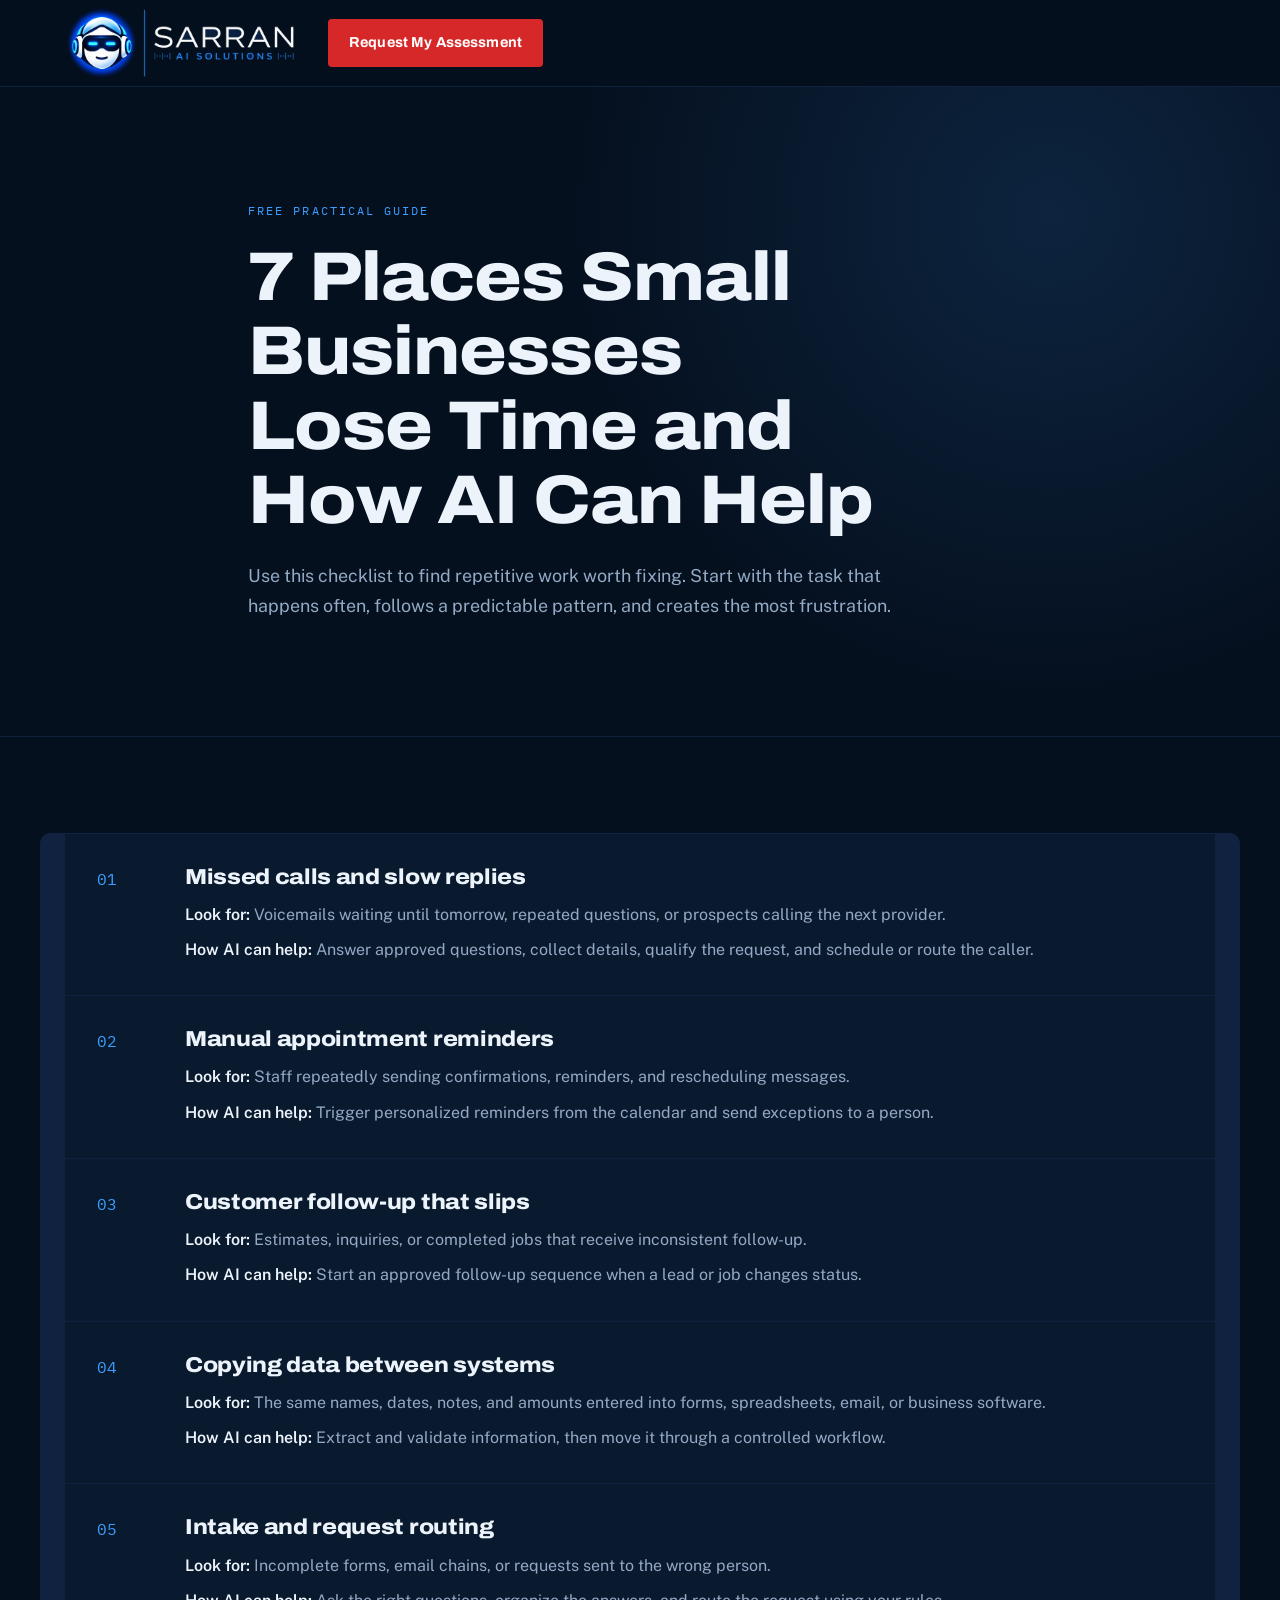
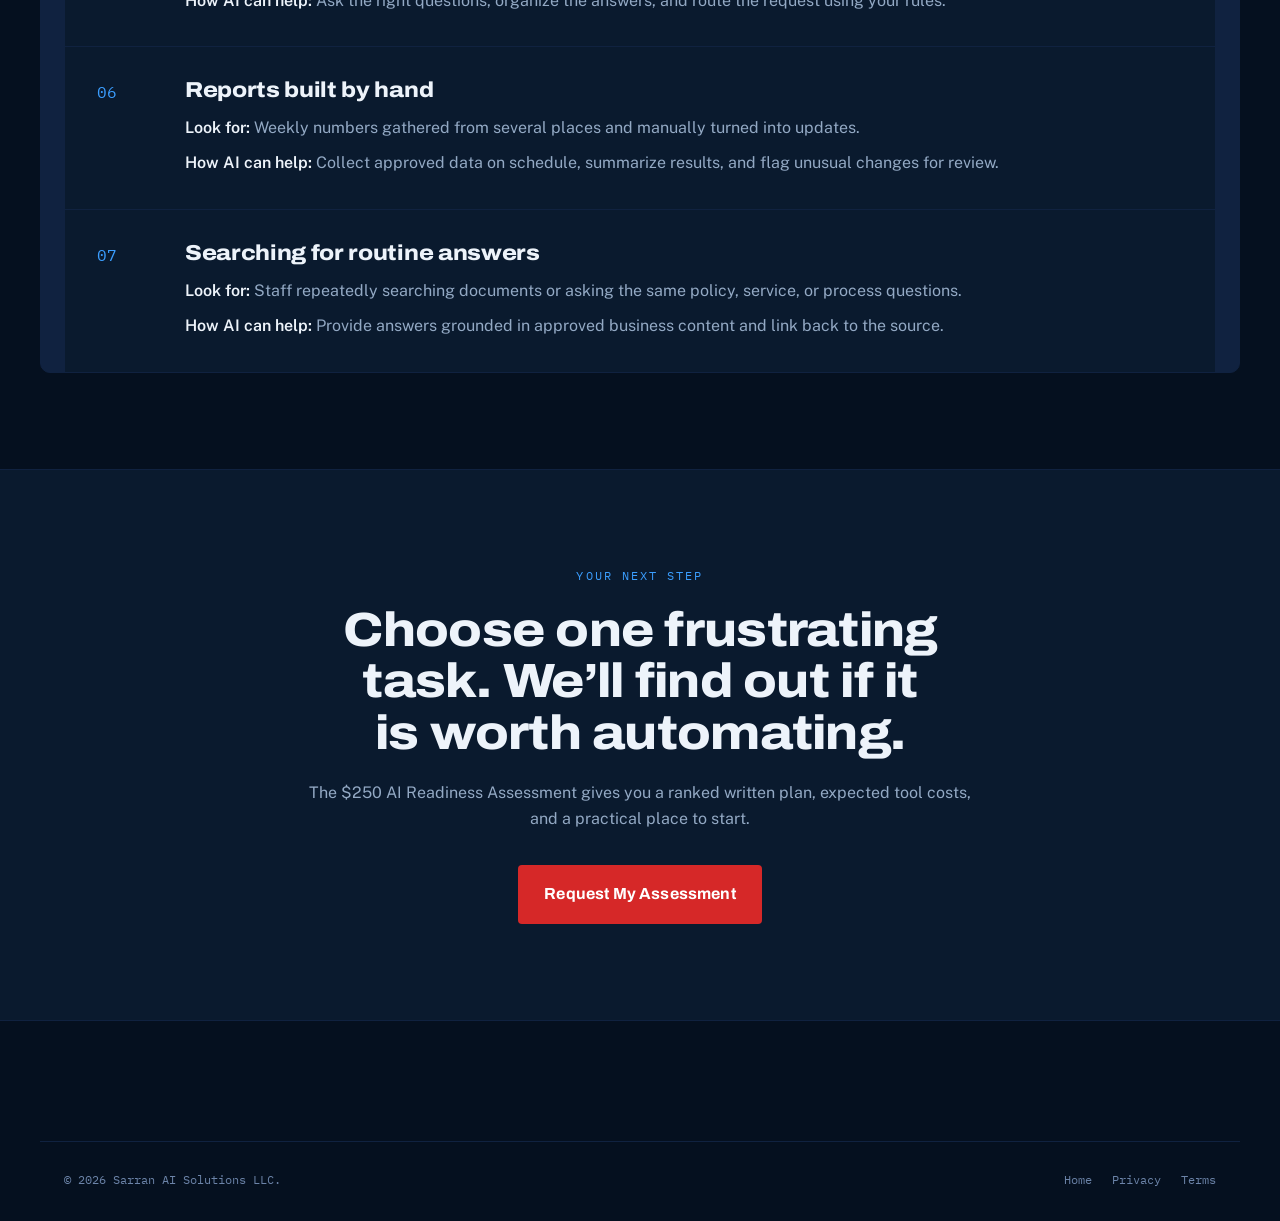
<file: sarran-ai/small-business-time-savings-guide.html>
<!DOCTYPE html>
<html lang="en">
<head>
<meta charset="utf-8">
<meta name="viewport" content="width=device-width, initial-scale=1">
<title>7 Places Small Businesses Lose Time | Sarran AI Solutions</title>
<meta name="description" content="A practical guide to seven common places small businesses lose time and how AI or automation can help.">
<meta name="robots" content="index,follow">
<link rel="canonical" href="https://www.sarranai.com/small-business-time-savings-guide.html">
<meta property="og:url" content="https://www.sarranai.com/small-business-time-savings-guide.html">
<meta property="og:title" content="7 Places Small Businesses Lose Time | Sarran AI Solutions">
<meta property="og:description" content="A practical guide to seven common places small businesses lose time and how AI or automation can help.">
<meta property="og:type" content="article">
<meta property="og:image" content="https://www.sarranai.com/assets/og-card.jpg"><meta property="og:image:width" content="1200"><meta property="og:image:height" content="630"><meta property="og:image:alt" content="Sarran AI Solutions — practical AI for small businesses">
<meta property="og:site_name" content="Sarran AI Solutions LLC">
<meta property="og:locale" content="en_US">
<meta name="twitter:card" content="summary_large_image">
<meta name="twitter:title" content="7 Places Small Businesses Lose Time | Sarran AI Solutions">
<meta name="twitter:description" content="A practical guide to seven common places small businesses lose time and how AI or automation can help.">
<meta name="twitter:image" content="https://www.sarranai.com/assets/og-card.jpg"><meta name="twitter:image:alt" content="Sarran AI Solutions — practical AI for small businesses">
<link rel="icon" href="favicon.ico" sizes="any"><link rel="icon" href="assets/sarran-icon-32.png" type="image/png" sizes="32x32"><link rel="icon" href="assets/sarran-icon-192.png" type="image/png" sizes="192x192"><link rel="manifest" href="site.webmanifest"><link rel="apple-touch-icon" href="assets/sarran-apple-touch-icon.png">
<link rel="preconnect" href="https://fonts.googleapis.com">
<link rel="preconnect" href="https://fonts.gstatic.com" crossorigin>
<link href="https://fonts.googleapis.com/css2?family=Archivo:wdth,wght@75..125,400..900&amp;family=Public+Sans:wght@400;500;600&amp;family=IBM+Plex+Mono:wght@400;500&amp;display=swap" rel="stylesheet">
<link rel="stylesheet" href="styles.bc68d59a94.css">
</head>
<body>
<a class="skip-link" href="#main">Skip to content</a>
<header class="masthead">
  <div class="shell masthead__inner">
    <a class="brandmark masthead__brand" href="index.html" aria-label="Sarran AI Solutions home">
      <img class="brandmark__logo" src="assets/sarran-logo-lockup-v2.webp" alt="" width="640" height="197">
    </a>
    <a class="button button--book masthead__cta" href="index.html#book"><span class="masthead__cta-full">Request My Assessment</span><span class="masthead__cta-short">Book</span></a>
  </div>
</header>

<main class="guide-page" id="main">
  <section class="guide-hero">
    <div class="shell guide-hero__inner">
      <p class="tag">Free practical guide</p>
      <h1>7 Places Small Businesses Lose Time and How AI Can Help</h1>
      <p>Use this checklist to find repetitive work worth fixing. Start with the task that happens often, follows a predictable pattern, and creates the most frustration.</p>
    </div>
  </section>

  <section class="guide-list-section">
    <div class="shell guide-list">
      <article><span>01</span><div><h2>Missed calls and slow replies</h2><p><strong>Look for:</strong> Voicemails waiting until tomorrow, repeated questions, or prospects calling the next provider.</p><p><strong>How AI can help:</strong> Answer approved questions, collect details, qualify the request, and schedule or route the caller.</p></div></article>
      <article><span>02</span><div><h2>Manual appointment reminders</h2><p><strong>Look for:</strong> Staff repeatedly sending confirmations, reminders, and rescheduling messages.</p><p><strong>How AI can help:</strong> Trigger personalized reminders from the calendar and send exceptions to a person.</p></div></article>
      <article><span>03</span><div><h2>Customer follow-up that slips</h2><p><strong>Look for:</strong> Estimates, inquiries, or completed jobs that receive inconsistent follow-up.</p><p><strong>How AI can help:</strong> Start an approved follow-up sequence when a lead or job changes status.</p></div></article>
      <article><span>04</span><div><h2>Copying data between systems</h2><p><strong>Look for:</strong> The same names, dates, notes, and amounts entered into forms, spreadsheets, email, or business software.</p><p><strong>How AI can help:</strong> Extract and validate information, then move it through a controlled workflow.</p></div></article>
      <article><span>05</span><div><h2>Intake and request routing</h2><p><strong>Look for:</strong> Incomplete forms, email chains, or requests sent to the wrong person.</p><p><strong>How AI can help:</strong> Ask the right questions, organize the answers, and route the request using your rules.</p></div></article>
      <article><span>06</span><div><h2>Reports built by hand</h2><p><strong>Look for:</strong> Weekly numbers gathered from several places and manually turned into updates.</p><p><strong>How AI can help:</strong> Collect approved data on schedule, summarize results, and flag unusual changes for review.</p></div></article>
      <article><span>07</span><div><h2>Searching for routine answers</h2><p><strong>Look for:</strong> Staff repeatedly searching documents or asking the same policy, service, or process questions.</p><p><strong>How AI can help:</strong> Provide answers grounded in approved business content and link back to the source.</p></div></article>
    </div>
  </section>

  <section class="guide-next">
    <div class="shell guide-next__inner">
      <p class="tag">Your next step</p>
      <h2>Choose one frustrating task. We’ll find out if it is worth automating.</h2>
      <p>The $250 AI Readiness Assessment gives you a ranked written plan, expected tool costs, and a practical place to start.</p>
      <a class="button button--book button--lg" href="index.html#book">Request My Assessment</a>
    </div>
  </section>
</main>

<footer class="foot">
  <div class="shell foot__base">
    <p>© <span data-year>2026</span> Sarran AI Solutions LLC.</p>
    <div class="foot__base-links"><a href="index.html">Home</a><a href="privacy.html">Privacy</a><a href="terms.html">Terms</a></div>
  </div>
</footer>
<script src="main.d3dbe72c86.js" defer></script>
</body>
</html>
</file>
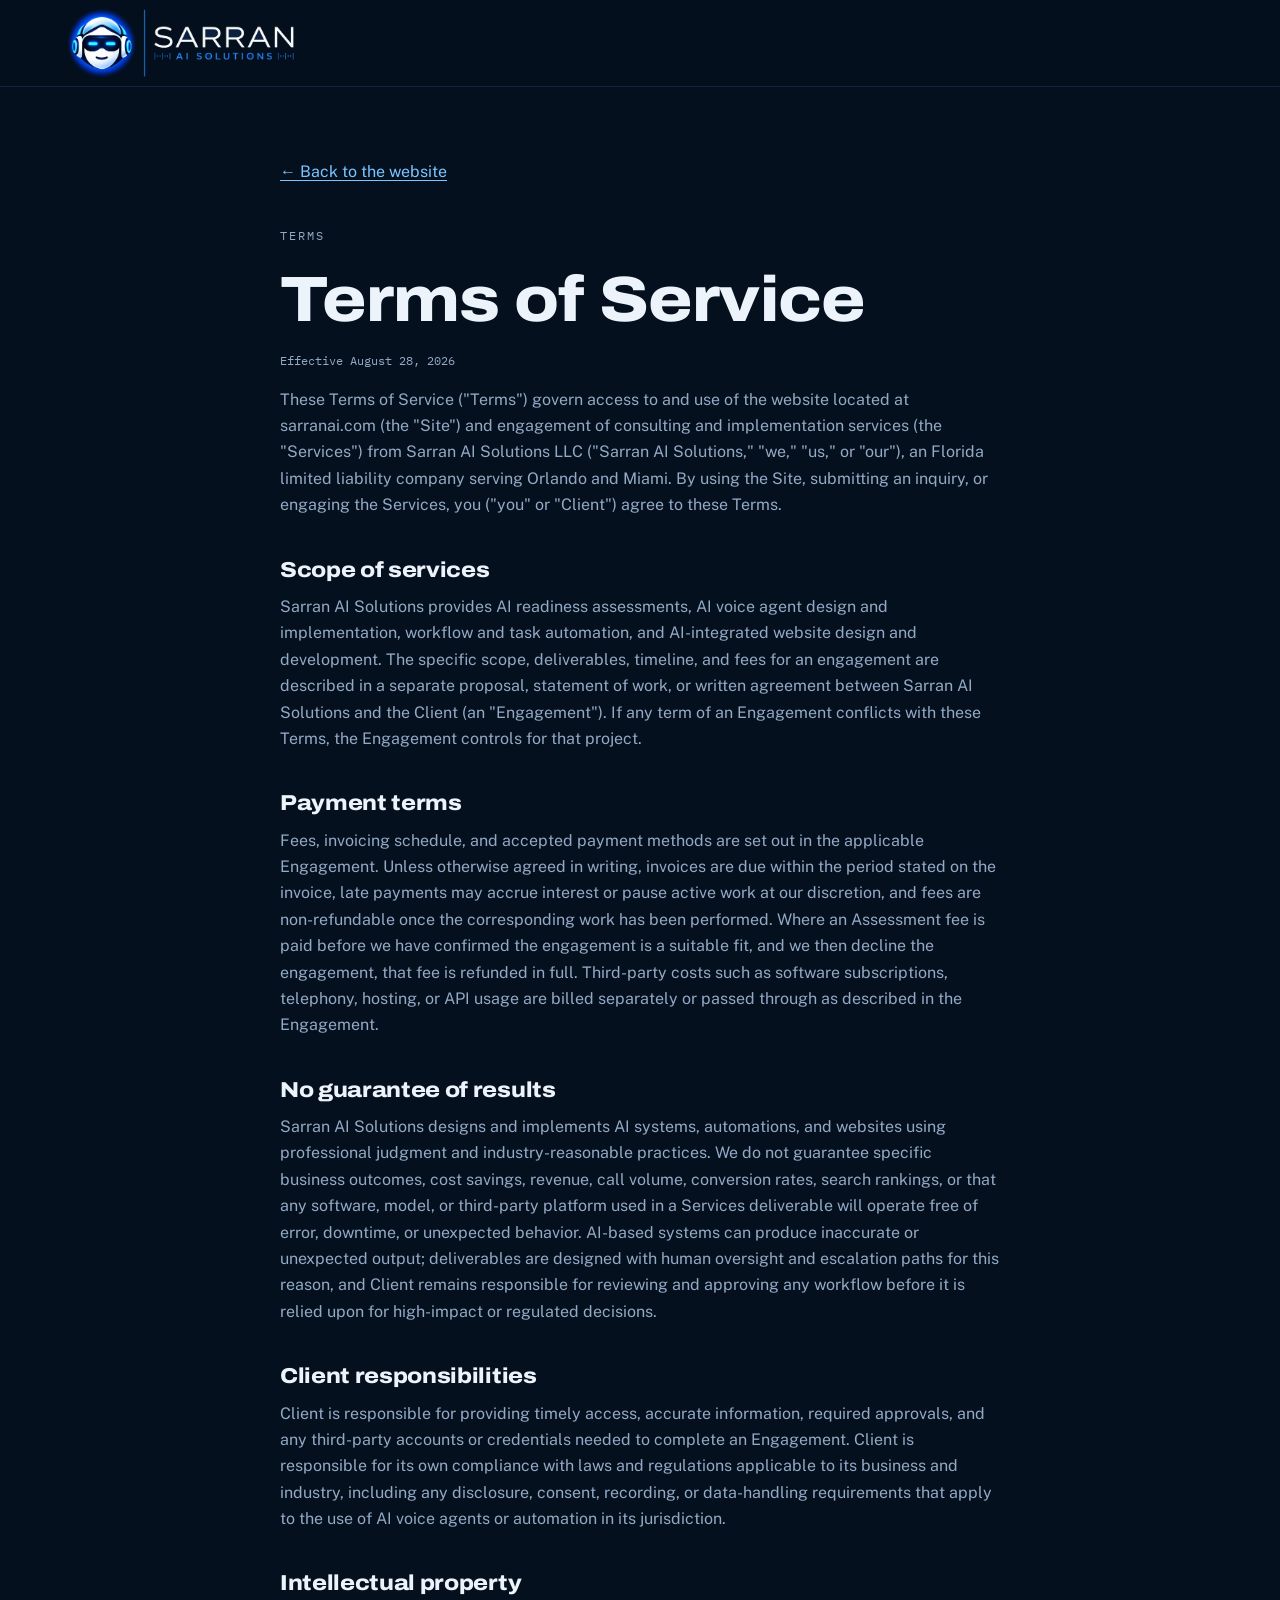
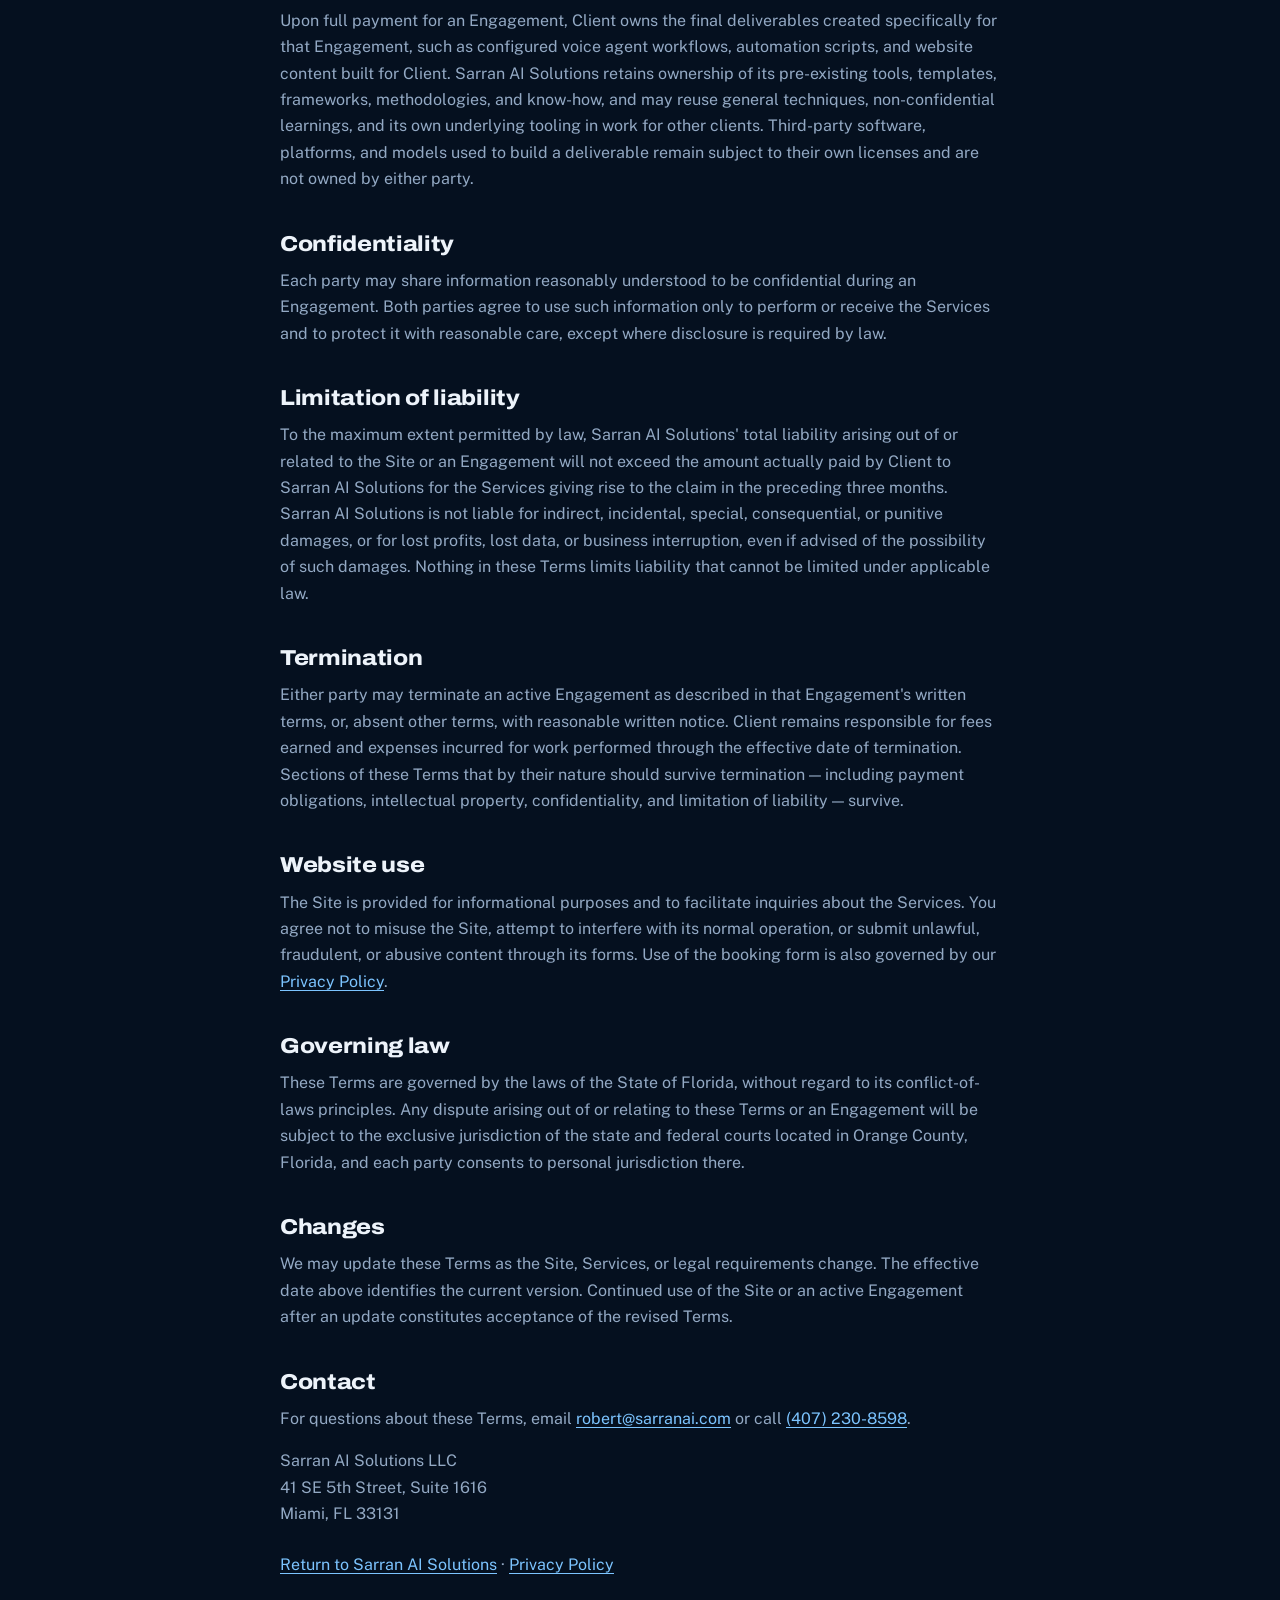
<file: sarran-ai/terms.html>
<!DOCTYPE html>
<html lang="en">
<head>
<meta charset="utf-8">
<meta name="viewport" content="width=device-width, initial-scale=1">
<title>Terms of Service — Sarran AI Solutions</title>
<meta name="description" content="The terms that govern use of the Sarran AI Solutions website and engagement of its AI consulting and implementation services.">
<link rel="canonical" href="https://www.sarranai.com/terms.html">
<meta name="robots" content="index,follow">
<meta property="og:title" content="Terms of Service — Sarran AI Solutions">
<meta property="og:description" content="The terms that govern use of the Sarran AI Solutions website and engagement of its AI consulting and implementation services.">
<meta property="og:type" content="website">
<meta property="og:url" content="https://www.sarranai.com/terms.html">
<meta property="og:site_name" content="Sarran AI Solutions LLC">
<meta property="og:locale" content="en_US">
<meta name="twitter:card" content="summary">
<meta name="twitter:title" content="Terms of Service — Sarran AI Solutions">
<meta name="twitter:description" content="The terms that govern use of the Sarran AI Solutions website and engagement of its AI consulting and implementation services.">
<link rel="icon" href="favicon.ico" sizes="any"><link rel="icon" href="assets/sarran-icon-32.png" type="image/png" sizes="32x32"><link rel="icon" href="assets/sarran-icon-192.png" type="image/png" sizes="192x192"><link rel="manifest" href="site.webmanifest"><link rel="apple-touch-icon" href="assets/sarran-apple-touch-icon.png">
<link rel="preconnect" href="https://fonts.googleapis.com">
<link rel="preconnect" href="https://fonts.gstatic.com" crossorigin>
<link href="https://fonts.googleapis.com/css2?family=Archivo:wdth,wght@75..125,400..900&family=Public+Sans:wght@400;500;600&family=IBM+Plex+Mono:wght@400;500&display=swap" rel="stylesheet">
<link rel="stylesheet" href="styles.bc68d59a94.css">
</head>
<body>
<a class="skip-link" href="#main">Skip to content</a>
<header class="masthead">
  <div class="shell masthead__inner">
    <a class="brandmark masthead__brand" href="index.html" aria-label="Sarran AI Solutions LLC — home">
      <img class="brandmark__logo" src="assets/sarran-logo-lockup-v2.webp"
           alt="" width="640" height="197" decoding="async" fetchpriority="high">
    </a>
  </div>
</header>
<main class="legal" id="main">
  <article class="shell legal__inner">
    <!-- DRAFT: this is a reasonable starting template, not reviewed by an attorney. Have legal counsel review before relying on it. -->
    <a class="legal__back" href="index.html#book">← Back to the website</a>
    <p class="tag">Terms</p>
    <h1>Terms of Service</h1>
    <p class="legal__date">Effective August 28, 2026</p>

    <p>These Terms of Service ("Terms") govern access to and use of the website located at
    sarranai.com (the "Site") and engagement of consulting and implementation services (the
    "Services") from Sarran AI Solutions LLC ("Sarran AI Solutions," "we," "us," or "our"), an
    Florida limited liability company serving Orlando and Miami. By using the Site, submitting an inquiry, or
    engaging the Services, you ("you" or "Client") agree to these Terms.</p>

    <h2>Scope of services</h2>
    <p>Sarran AI Solutions provides AI readiness assessments, AI voice agent design and
    implementation, workflow and task automation, and AI-integrated website design and
    development. The specific scope, deliverables, timeline, and fees for an engagement are
    described in a separate proposal, statement of work, or written agreement between Sarran AI
    Solutions and the Client (an "Engagement"). If any term of an Engagement conflicts with these
    Terms, the Engagement controls for that project.</p>

    <h2>Payment terms</h2>
    <p>Fees, invoicing schedule, and accepted payment methods are set out in the applicable
    Engagement. Unless otherwise agreed in writing, invoices are due within the period stated on
    the invoice, late payments may accrue interest or pause active work at our discretion, and
    fees are non-refundable once the corresponding work has been performed. Where an Assessment
    fee is paid before we have confirmed the engagement is a suitable fit, and we then decline
    the engagement, that fee is refunded in full. Third-party costs
    such as software subscriptions, telephony, hosting, or API usage are billed separately or
    passed through as described in the Engagement.</p>

    <h2>No guarantee of results</h2>
    <p>Sarran AI Solutions designs and implements AI systems, automations, and websites using
    professional judgment and industry-reasonable practices. We do not guarantee specific business
    outcomes, cost savings, revenue, call volume, conversion rates, search rankings, or that any
    software, model, or third-party platform used in a Services deliverable will operate free of
    error, downtime, or unexpected behavior. AI-based systems can produce inaccurate or unexpected
    output; deliverables are designed with human oversight and escalation paths for this reason,
    and Client remains responsible for reviewing and approving any workflow before it is relied
    upon for high-impact or regulated decisions.</p>

    <h2>Client responsibilities</h2>
    <p>Client is responsible for providing timely access, accurate information, required
    approvals, and any third-party accounts or credentials needed to complete an Engagement.
    Client is responsible for its own compliance with laws and regulations applicable to its
    business and industry, including any disclosure, consent, recording, or data-handling
    requirements that apply to the use of AI voice agents or automation in its jurisdiction.</p>

    <h2>Intellectual property</h2>
    <p>Upon full payment for an Engagement, Client owns the final deliverables created
    specifically for that Engagement, such as configured voice agent workflows, automation
    scripts, and website content built for Client. Sarran AI Solutions retains ownership of its
    pre-existing tools, templates, frameworks, methodologies, and know-how, and may reuse general
    techniques, non-confidential learnings, and its own underlying tooling in work for other
    clients. Third-party software, platforms, and models used to build a deliverable remain subject
    to their own licenses and are not owned by either party.</p>

    <h2>Confidentiality</h2>
    <p>Each party may share information reasonably understood to be confidential during an
    Engagement. Both parties agree to use such information only to perform or receive the
    Services and to protect it with reasonable care, except where disclosure is required by law.</p>

    <h2>Limitation of liability</h2>
    <p>To the maximum extent permitted by law, Sarran AI Solutions' total liability arising out of
    or related to the Site or an Engagement will not exceed the amount actually paid by Client to
    Sarran AI Solutions for the Services giving rise to the claim in the preceding three months.
    Sarran AI Solutions is not liable for indirect, incidental, special, consequential, or
    punitive damages, or for lost profits, lost data, or business interruption, even if advised of
    the possibility of such damages. Nothing in these Terms limits liability that cannot be
    limited under applicable law.</p>

    <h2>Termination</h2>
    <p>Either party may terminate an active Engagement as described in that Engagement's written
    terms, or, absent other terms, with reasonable written notice. Client remains responsible for
    fees earned and expenses incurred for work performed through the effective date of
    termination. Sections of these Terms that by their nature should survive termination —
    including payment obligations, intellectual property, confidentiality, and limitation of
    liability — survive.</p>

    <h2>Website use</h2>
    <p>The Site is provided for informational purposes and to facilitate inquiries about the
    Services. You agree not to misuse the Site, attempt to interfere with its normal operation, or
    submit unlawful, fraudulent, or abusive content through its forms. Use of the booking form is
    also governed by our <a href="privacy.html">Privacy Policy</a>.</p>

    <h2>Governing law</h2>
    <p>These Terms are governed by the laws of the State of Florida, without regard to its
    conflict-of-laws principles. Any dispute arising out of or relating to these Terms or an
    Engagement will be subject to the exclusive jurisdiction of the state and federal courts
    located in Orange County, Florida, and each party consents to personal jurisdiction there.</p>

    <h2>Changes</h2>
    <p>We may update these Terms as the Site, Services, or legal requirements change. The
    effective date above identifies the current version. Continued use of the Site or an active
    Engagement after an update constitutes acceptance of the revised Terms.</p>

    <h2>Contact</h2>
    <p>For questions about these Terms, email <a href="mailto:robert@sarranai.com">robert@sarranai.com</a>
    or call <a href="tel:+14072308598">(407) 230-8598</a>.</p>
    <p>Sarran AI Solutions LLC<br>41 SE 5th Street, Suite 1616<br>Miami, FL 33131</p>

    <p><a class="legal__return" href="index.html">Return to Sarran AI Solutions</a> · <a href="privacy.html">Privacy Policy</a></p>
  </article>
</main>
</body>
</html>
</file>
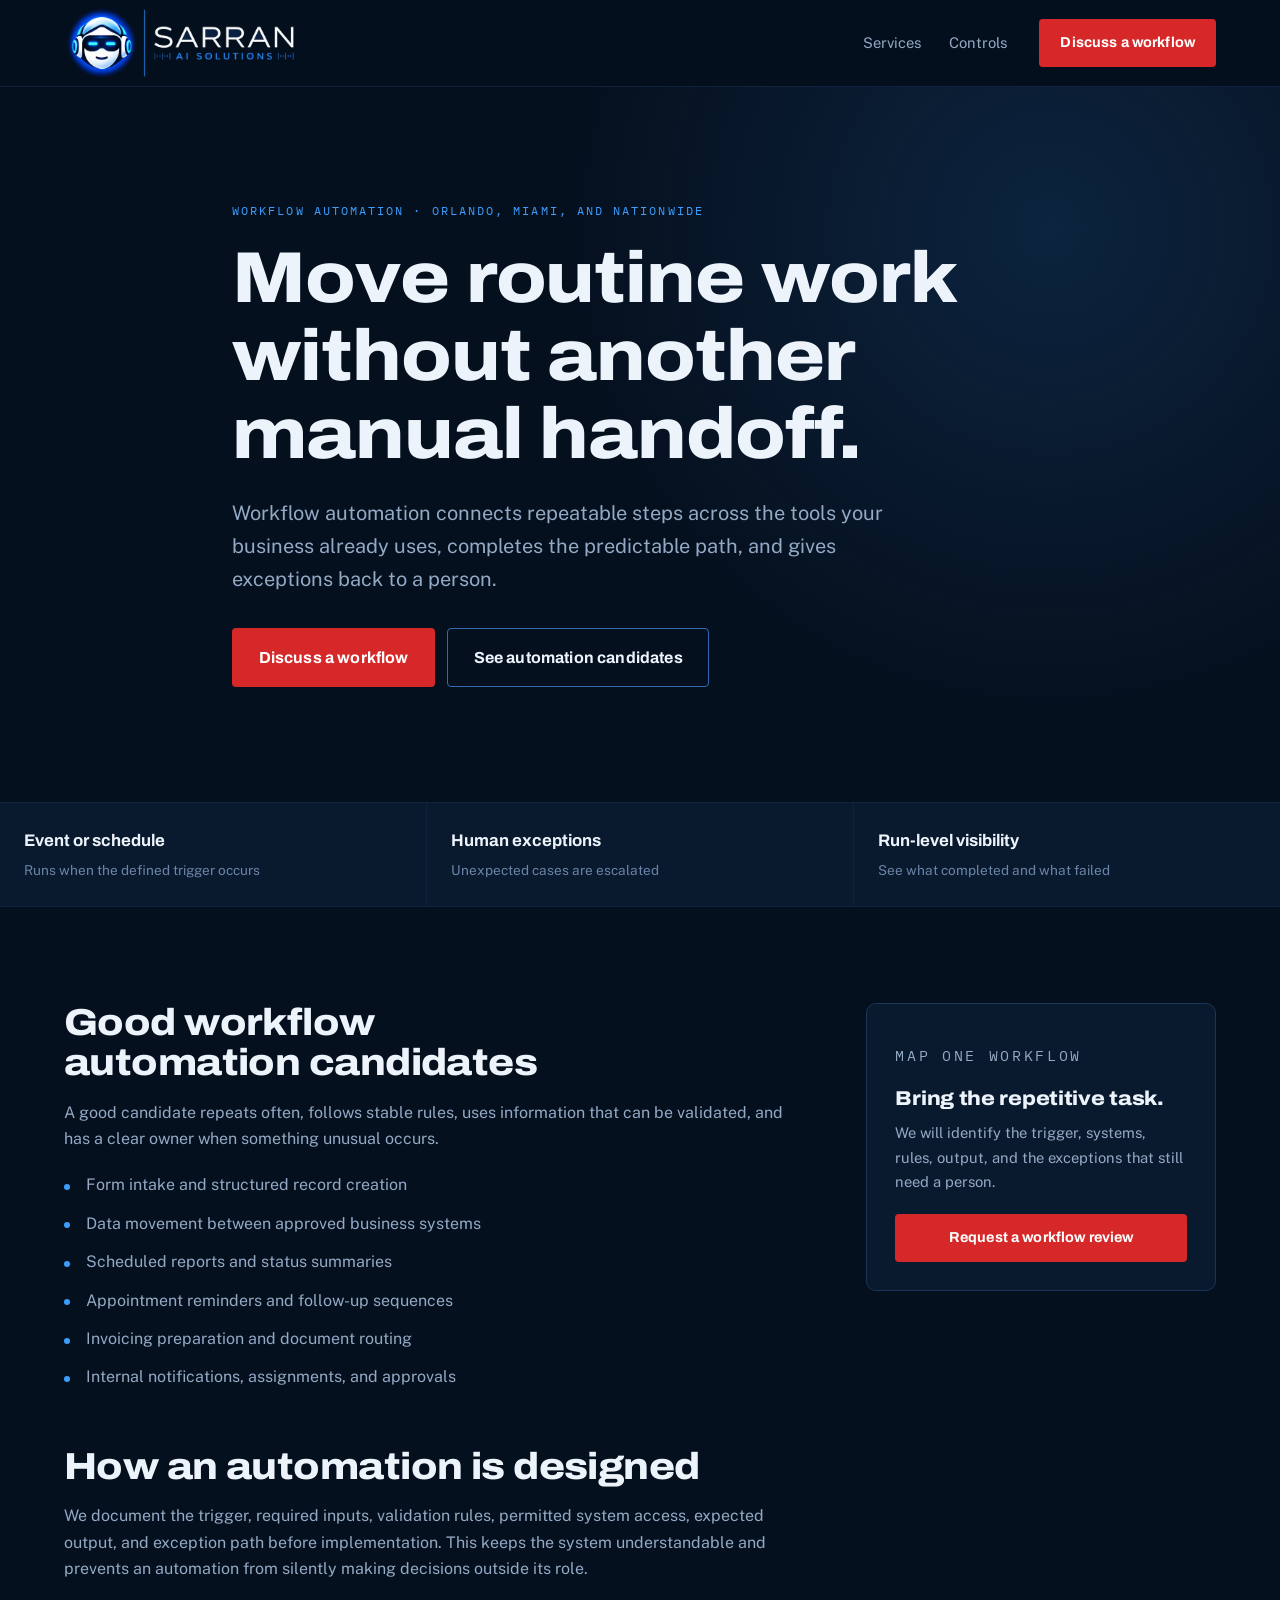
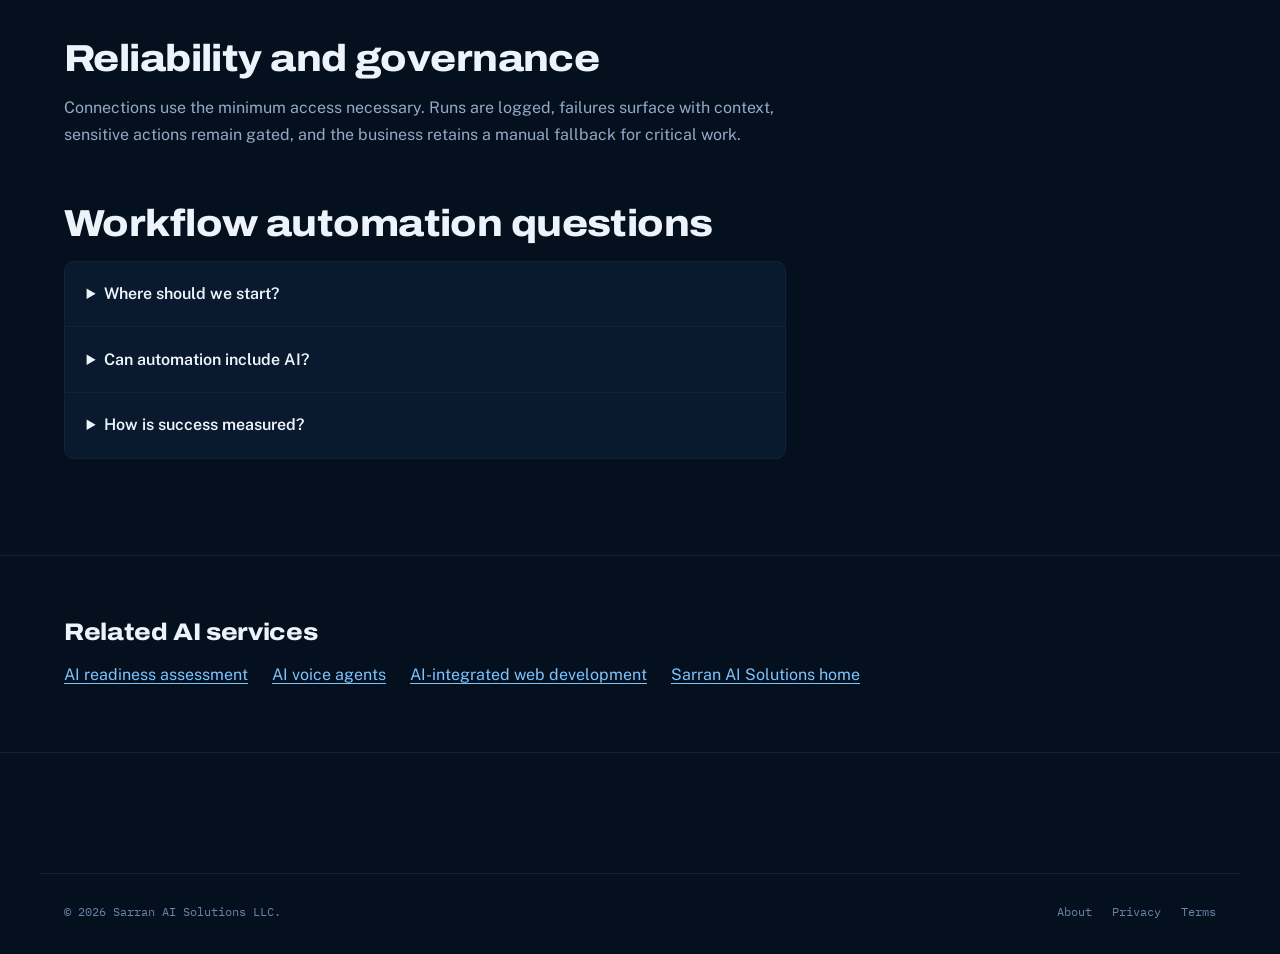
<file: sarran-ai/workflow-automation.html>
<!doctype html><html lang="en-US"><head><meta charset="utf-8"><meta name="viewport" content="width=device-width,initial-scale=1">
<title>Business Workflow Automation | Sarran AI Orlando &amp; Miami</title><meta name="description" content="Workflow automation for intake, data movement, reporting, invoicing preparation, reminders, and follow-up—with logging and human exception handling.">
<meta name="robots" content="index,follow,max-snippet:-1,max-image-preview:large"><link rel="canonical" href="https://www.sarranai.com/workflow-automation.html"><link rel="icon" href="favicon.ico" sizes="any"><link rel="icon" href="assets/sarran-icon-32.png" type="image/png" sizes="32x32"><link rel="icon" href="assets/sarran-icon-192.png" type="image/png" sizes="192x192"><link rel="manifest" href="site.webmanifest"><link rel="apple-touch-icon" href="assets/sarran-apple-touch-icon.png">
<meta property="og:title" content="Business Workflow Automation | Sarran AI Solutions"><meta property="og:description" content="Connect repeatable business steps and send exceptions to the people equipped to resolve them."><meta property="og:url" content="https://www.sarranai.com/workflow-automation.html"><meta property="og:type" content="website"><meta property="og:site_name" content="Sarran AI Solutions LLC"><meta property="og:locale" content="en_US"><meta property="og:image" content="https://www.sarranai.com/assets/og-card.jpg"><meta property="og:image:width" content="1200"><meta property="og:image:height" content="630"><meta property="og:image:alt" content="Sarran AI Solutions — practical AI for small businesses"><meta name="twitter:card" content="summary_large_image"><meta name="twitter:title" content="Business Workflow Automation | Sarran AI Solutions"><meta name="twitter:description" content="Connect repeatable business steps and send exceptions to the people equipped to resolve them."><meta name="twitter:image" content="https://www.sarranai.com/assets/og-card.jpg"><meta name="twitter:image:alt" content="Sarran AI Solutions — practical AI for small businesses">
<script type="application/ld+json">{"@context":"https://schema.org","@graph":[{"@type":"Service","name":"Workflow and Task Automation","serviceType":"Business process and workflow automation","url":"https://www.sarranai.com/workflow-automation.html","provider":{"@type":["ProfessionalService","Organization"],"@id":"https://www.sarranai.com/#organization","name":"Sarran AI Solutions LLC"},"areaServed":{"@type":"Country","name":"United States"},"description":"Scheduled and event-triggered automation for repeatable intake, data movement, reporting, reminders, invoicing preparation, status updates, and internal routing."},{"@type":"WebSite","@id":"https://www.sarranai.com/#website","name":"Sarran AI Solutions","url":"https://www.sarranai.com/"},{"@type":"FAQPage","mainEntity":[{"@type":"Question","name":"Where should we start?","acceptedAnswer":{"@type":"Answer","text":"Start with a task that happens frequently, consumes measurable time, follows consistent rules, and is frustrating but not dangerous to test with human review."}},{"@type":"Question","name":"Can automation include AI?","acceptedAnswer":{"@type":"Answer","text":"Yes, for bounded tasks such as classification, extraction, summarization, or drafting. Deterministic rules should control permissions, validation, and consequential actions."}},{"@type":"Question","name":"How is success measured?","acceptedAnswer":{"@type":"Answer","text":"Measures may include handling time, completed runs, exception rate, response time, rework, and operating cost. The useful metric depends on the workflow."}}]},{"@type":"WebPage","@id":"https://www.sarranai.com/workflow-automation.html#webpage","url":"https://www.sarranai.com/workflow-automation.html","name":"Workflow and Task Automation","isPartOf":{"@id":"https://www.sarranai.com/#website"},"breadcrumb":{"@id":"https://www.sarranai.com/workflow-automation.html#breadcrumb"},"speakable":{"@type":"SpeakableSpecification","cssSelector":[".service-hero h1",".service-hero__lede"]}},{"@type":"BreadcrumbList","@id":"https://www.sarranai.com/workflow-automation.html#breadcrumb","itemListElement":[{"@type":"ListItem","position":1,"name":"Home","item":"https://www.sarranai.com/"},{"@type":"ListItem","position":2,"name":"Workflow and Task Automation","item":"https://www.sarranai.com/workflow-automation.html"}]}]}</script>
<link rel="preconnect" href="https://fonts.googleapis.com"><link rel="preconnect" href="https://fonts.gstatic.com" crossorigin><link href="https://fonts.googleapis.com/css2?family=Archivo:wdth,wght@75..125,400..900&family=Public+Sans:wght@400;500;600&family=IBM+Plex+Mono:wght@400;500&display=swap" rel="stylesheet"><link rel="stylesheet" href="styles.bc68d59a94.css"></head>
<body><a class="skip-link" href="#main">Skip to content</a><header class="masthead"><div class="shell masthead__inner"><a class="brandmark masthead__brand" href="index.html" aria-label="Sarran AI Solutions home"><img class="brandmark__logo" src="assets/sarran-logo-lockup-v2.webp" alt="" width="640" height="197"></a><nav class="masthead__nav" aria-label="Service navigation"><a href="index.html#services">Services</a><a href="index.html#trust">Controls</a></nav><a class="button button--book masthead__cta" href="index.html#book"><span class="masthead__cta-full">Discuss a workflow</span><span class="masthead__cta-short">Book</span></a></div></header>
<main class="service-page" id="main"><section class="service-hero"><div class="shell service-hero__inner"><p class="tag">Workflow automation · Orlando, Miami, and nationwide</p><h1>Move routine work without another manual handoff.</h1><p class="service-hero__lede">Workflow automation connects repeatable steps across the tools your business already uses, completes the predictable path, and gives exceptions back to a person.</p><div class="service-hero__actions"><a class="button button--book button--lg" href="index.html#book">Discuss a workflow</a><a class="button button--quiet button--lg" href="#candidates">See automation candidates</a></div></div></section>
<div class="service-facts"><div class="service-fact"><strong>Event or schedule</strong><span>Runs when the defined trigger occurs</span></div><div class="service-fact"><strong>Human exceptions</strong><span>Unexpected cases are escalated</span></div><div class="service-fact"><strong>Run-level visibility</strong><span>See what completed and what failed</span></div></div>
<section class="service-body"><div class="shell service-body__grid"><div class="service-copy"><section id="candidates"><h2>Good workflow automation candidates</h2><p>A good candidate repeats often, follows stable rules, uses information that can be validated, and has a clear owner when something unusual occurs.</p><ul class="service-list"><li>Form intake and structured record creation</li><li>Data movement between approved business systems</li><li>Scheduled reports and status summaries</li><li>Appointment reminders and follow-up sequences</li><li>Invoicing preparation and document routing</li><li>Internal notifications, assignments, and approvals</li></ul></section>
<section><h2>How an automation is designed</h2><p>We document the trigger, required inputs, validation rules, permitted system access, expected output, and exception path before implementation. This keeps the system understandable and prevents an automation from silently making decisions outside its role.</p></section>
<section><h2>Reliability and governance</h2><p>Connections use the minimum access necessary. Runs are logged, failures surface with context, sensitive actions remain gated, and the business retains a manual fallback for critical work.</p></section>
<section><h2>Workflow automation questions</h2><div class="service-faq"><details><summary>Where should we start?</summary><p>Start with a task that happens frequently, consumes measurable time, follows consistent rules, and is frustrating but not dangerous to test with human review.</p></details><details><summary>Can automation include AI?</summary><p>Yes, for bounded tasks such as classification, extraction, summarization, or drafting. Deterministic rules should control permissions, validation, and consequential actions.</p></details><details><summary>How is success measured?</summary><p>Measures may include handling time, completed runs, exception rate, response time, rework, and operating cost. The useful metric depends on the workflow.</p></details></div></section></div>
<aside class="service-aside"><p class="tag">Map one workflow</p><h2>Bring the repetitive task.</h2><p>We will identify the trigger, systems, rules, output, and the exceptions that still need a person.</p><a class="button button--book" href="index.html#book">Request a workflow review</a></aside></div></section>
<section class="service-related"><div class="shell"><h2>Related AI services</h2><div class="service-related__links"><a href="ai-readiness-assessment.html">AI readiness assessment</a><a href="ai-voice-agents.html">AI voice agents</a><a href="ai-web-development.html">AI-integrated web development</a><a href="index.html">Sarran AI Solutions home</a></div></div></section></main><footer class="foot"><div class="shell foot__base"><p>© 2026 Sarran AI Solutions LLC.</p><div class="foot__base-links"><a href="about.html">About</a><a href="privacy.html">Privacy</a><a href="terms.html">Terms</a></div></div></footer></body></html>
</file>
<file: sarran-ai/styles.bc68d59a94.css>
/* ==========================================================================
   Sarran AI Solutions LLC
   Dark, enterprise-futurist. The ground is a blue-black rather than a neutral
   near-black, so every surface carries the hue. Red stays reserved exclusively
   for booking CTAs, per the brand rule.

   Palette is defined once, here. Every colour below is a token reference —
   swapping the hue is an edit to this block alone.
   ========================================================================== */

/* --- Tokens -------------------------------------------------------------- */
:root {
  /* Ground: blue-black, deepening through raised surfaces */
  --void:      #05101F;
  --surface:   #0A1A2E;
  --panel:     #12294A;   /* cards on dark */
  --line:      #1B3557;
  --line-input:#366AAE;   /* control borders: 3.19:1 on --surface (WCAG 1.4.11) */
  --line-soft: #102240;

  /* Accent: bright azure, for accents on dark surfaces */
  --accent:      #3B9EFF;
  --accent-lift: #7CC4FF;
  --accent-dim:  rgba(59, 158, 255, .14);

  /* Ink */
  --ink:       #EDF3FA;
  --muted:     #93A9C4;
  --faint:     #6C84A9;   /* AA on both grounds: 4.59 surface, 5.01 void */

  /* Action — brand rule: red is the single deliberate action color */
  --red:       #D62828;
  /* Hover/active state for red buttons. Darker than --red, not lighter: white
     button text on the old lighter hover measured 4.27:1 (needs 4.5). Darker
     moves the wrong direction for a "lift" but the right direction for
     contrast — name kept for the smaller diff. 5.46:1 white text on this;
     3.20:1 as the invalid-field border on --surface (WCAG 1.4.11). */
  --red-lift:  #CB2626;
  /* Error copy only — .field__err and .bform__status[data-state="error"] —
     both painted on --void. --red-lift there measured 4.47:1 (needs 4.5);
     this is tuned to 4.59:1. Do not reuse for a background: too light for
     white text to sit on. */
  --red-text:  #E33F3F;

  --display: "Archivo", "Segoe UI", sans-serif;
  --body:    "Public Sans", Calibri, Arial, sans-serif;
  --mono:    "IBM Plex Mono", ui-monospace, Menlo, monospace;

  --shell: 1200px;
  --pad:   1.5rem;
  --r:     4px;
  --r-lg:  10px;

  --bar:   86px;
}

/* --- Base ---------------------------------------------------------------- */
*, *::before, *::after { box-sizing: border-box; }

html {
  scroll-behavior: smooth;
  scroll-padding-top: calc(var(--bar) + 1rem);
  -webkit-text-size-adjust: 100%;
}

body {
  margin: 0;
  background: var(--void);
  color: var(--ink);
  font-family: var(--body);
  font-size: 1rem;
  line-height: 1.65;
  -webkit-font-smoothing: antialiased;
}

h1, h2, h3 {
  font-family: var(--display);
  font-weight: 800;
  font-stretch: 112%;
  letter-spacing: -.015em;
  line-height: 1.08;
  margin: 0;
  text-wrap: balance;
}

p { margin: 0; }
img { display: block; max-width: 100%; height: auto; }
/* must outrank any component `display` rule (e.g. .drawer) */
[hidden] { display: none !important; }
ul, ol { margin: 0; padding: 0; list-style: none; }
a { color: inherit; text-decoration: none; }

:focus-visible {
  outline: 2px solid var(--accent-lift);
  outline-offset: 3px;
  border-radius: 2px;
}

.shell {
  width: 100%;
  max-width: var(--shell);
  margin-inline: auto;
  padding-inline: var(--pad);
}

.skip-link {
  position: absolute; left: -9999px; top: 0; z-index: 200;
  background: var(--accent); color: var(--void);
  padding: .75rem 1rem; font-weight: 600;
}
.skip-link:focus { left: .5rem; top: .5rem; }

/* --- Shared type devices ------------------------------------------------- */
.tag {
  font-family: var(--mono);
  font-size: .72rem;
  letter-spacing: .18em;
  text-transform: uppercase;
  color: var(--accent);
  margin-bottom: 1.25rem;
}

.lede { max-width: 42rem; margin-bottom: 3.5rem; }
.lede__title { font-size: clamp(1.85rem, 4vw, 3rem); }
.lede__sub { color: var(--muted); margin-top: 1rem; font-size: 1.05rem; }

/* --- Buttons ------------------------------------------------------------- */
.button {
  display: inline-flex;
  align-items: center;
  justify-content: center;
  font-family: var(--display);
  font-weight: 700;
  font-stretch: 100%;
  font-size: .9rem;
  letter-spacing: .01em;
  padding: .7rem 1.25rem;
  border: 1px solid transparent;
  border-radius: var(--r);
  cursor: pointer;
  min-height: 44px;
  transition: background-color .18s ease, border-color .18s ease, color .18s ease, transform .12s ease;
}
.button--lg { padding: .95rem 1.6rem; font-size: 1rem; }

/* Red — booking only */
.button--book { background: var(--red); color: #fff; }
.button--book:hover { background: var(--red-lift); }
.button--book:active { background: #B91F1F; transform: translateY(1px); }

.button--quiet { border-color: var(--line-input); color: var(--ink); }
.button--quiet:hover { border-color: var(--accent); color: var(--accent); }
.button--quiet:active { background: var(--accent-dim); transform: translateY(1px); }
.button:disabled,
.button[aria-disabled="true"] {
  cursor: not-allowed;
  filter: saturate(.55);
  transform: none;
}
.button--book:disabled,
.button--book[aria-disabled="true"] { background: #8F3038; color: #fff; }
.button--quiet:disabled,
.button--quiet[aria-disabled="true"] { border-color: var(--line-input); color: var(--muted); }

/* --- Masthead ------------------------------------------------------------ */
.masthead {
  position: fixed;
  inset: 0 0 auto 0;
  z-index: 100;
  background: rgba(5, 16, 31, .82);
  backdrop-filter: blur(14px);
  border-bottom: 1px solid var(--line-soft);
  transition: transform .3s ease;
}
.masthead[data-tucked="true"] { transform: translateY(-100%); }

.masthead__inner {
  display: flex;
  align-items: center;
  gap: 2rem;
  min-height: var(--bar);
}

/* Horizontal robot logo. The transparent artwork includes the complete
   wordmark, so it remains a single, scalable brand asset at every breakpoint. */
.brandmark { display: inline-flex; align-items: center; flex: 0 0 auto; }

.brandmark__logo {
  width: clamp(12.5rem, 18.5vw, 14.5rem);
  height: auto;
  flex: 0 0 auto;
}

.brandmark--lg .brandmark__logo { width: min(100%, 17.5rem); }

.masthead__nav {
  display: flex;
  gap: 1.75rem;
  margin-left: auto;
  font-size: .92rem;
  color: var(--muted);
}
.masthead__nav a {
  display: inline-flex;
  align-items: center;
  justify-content: center;
  min-width: 44px;
  min-height: 44px;
  transition: color .18s ease;
}
.masthead__nav a:hover { color: var(--accent); }
.masthead__nav a:active { color: var(--accent-lift); }

.masthead__toggle {
  display: none;
  flex-direction: column;
  gap: 5px;
  margin-left: auto;
  min-width: 44px;
  min-height: 44px;
  padding: .65rem;
  background: none;
  border: 0;
  cursor: pointer;
}
.masthead__toggle span { display: block; width: 22px; height: 1.5px; background: var(--ink); }

.drawer {
  display: flex;
  flex-direction: column;
  gap: 1rem;
  padding: 1rem var(--pad) 1.75rem;
  border-top: 1px solid var(--line-soft);
  background: var(--surface);
}
.drawer a { display: inline-flex; align-items: center; min-height: 44px; color: var(--muted); }
.drawer a:active { color: var(--accent-lift); }
.drawer .button { color: #fff; }

/* --- Hero ---------------------------------------------------------------- */
.hero {
  padding-top: calc(var(--bar) + 5rem);
  padding-bottom: 5.5rem;
  position: relative;
  overflow: hidden;
}
/* single ambient bloom, no cursor tracking */
.hero::before {
  content: "";
  position: absolute;
  top: -22%; right: -12%;
  width: 46rem; height: 46rem;
  background: radial-gradient(circle, rgba(59, 158, 255, .13), transparent 62%);
  pointer-events: none;
}

.hero__grid {
  position: relative;
  display: grid;
  grid-template-columns: 1fr 1fr;
  gap: 4rem;
  align-items: center;
}

.hero__title { font-size: clamp(2.4rem, 5.4vw, 4.1rem); }

.hero__lede {
  color: var(--muted);
  font-size: 1.12rem;
  margin-top: 1.5rem;
  max-width: 32rem;
}

.hero__actions { display: flex; flex-wrap: wrap; gap: .75rem; margin-top: 2.25rem; }

.hero__note {
  font-family: var(--mono);
  font-size: .78rem;
  color: var(--faint);
  margin-top: 1.5rem;
}

.assessment-card {
  margin: 0;
  padding: clamp(1.75rem, 4vw, 2.75rem);
  background: linear-gradient(160deg, var(--panel), var(--surface));
  border: 1px solid var(--line-input);
  border-radius: var(--r-lg);
  box-shadow: 0 30px 70px -30px rgba(0, 0, 0, .85), 0 0 0 1px rgba(59, 158, 255, .08);
}
.assessment-card__eyebrow {
  font-family: var(--mono);
  font-size: .7rem;
  letter-spacing: .15em;
  text-transform: uppercase;
  color: var(--accent-lift);
  margin-bottom: .75rem;
}
.assessment-card h2 { font-size: clamp(1.65rem, 3vw, 2.25rem); }
.assessment-card > p:not(.assessment-card__eyebrow, .assessment-card__price, .assessment-card__fine) { color: var(--muted); }
.assessment-card__price { margin: 1.25rem 0 .85rem; color: var(--muted); }
.assessment-card__price span { color: var(--ink); font-family: var(--display); font-size: 2.8rem; font-weight: 800; margin-right: .45rem; }
.assessment-card ul { display: grid; gap: .65rem; margin: 1.5rem 0; }
.assessment-card li { position: relative; padding-left: 1.35rem; color: var(--ink); }
.assessment-card li::before { content: "✓"; position: absolute; left: 0; color: var(--accent-lift); font-weight: 700; }
.assessment-card .button { width: 100%; }
.assessment-card__fine { margin-top: .8rem; color: var(--faint); font-size: .78rem; text-align: center; }

/* --- Signature: the call sheet ------------------------------------------- */
.callsheet {
  margin: 0;
  background: linear-gradient(180deg, var(--surface), #071528);
  border: 1px solid var(--line);
  border-radius: var(--r-lg);
  box-shadow: 0 30px 70px -30px rgba(0, 0, 0, .85), 0 0 0 1px rgba(59, 158, 255, .06);
  overflow: hidden;
}

.callsheet__head {
  display: flex;
  align-items: center;
  gap: .6rem;
  padding: .85rem 1.1rem;
  border-bottom: 1px solid var(--line-soft);
  font-family: var(--mono);
  font-size: .72rem;
  letter-spacing: .1em;
  text-transform: uppercase;
  color: var(--faint);
}
.callsheet__pip {
  width: 7px; height: 7px; border-radius: 50%;
  background: var(--accent);
  box-shadow: 0 0 0 0 rgba(59, 158, 255, .55);
  animation: pip 2.4s ease-out infinite;
}
@keyframes pip {
  0%   { box-shadow: 0 0 0 0 rgba(59, 158, 255, .5); }
  70%  { box-shadow: 0 0 0 9px rgba(59, 158, 255, 0); }
  100% { box-shadow: 0 0 0 0 rgba(59, 158, 255, 0); }
}
.callsheet__clock { margin-left: auto; color: var(--accent); }

.callsheet__log { padding: 1.1rem 1.1rem .5rem; display: grid; gap: .9rem; }

.line {
  display: grid;
  grid-template-columns: 3.2rem 4.2rem 1fr;
  gap: .75rem;
  align-items: baseline;
  font-size: .9rem;
}
/* JS adds .is-typed progressively; without JS every line is visible. */
.line[data-armed] { opacity: 0; transform: translateY(6px); }
.line.is-typed { opacity: 1; transform: none; transition: opacity .45s ease, transform .45s ease; }

.line__t { font-family: var(--mono); font-size: .72rem; color: var(--faint); }
.line__who {
  justify-self: start;   /* keeps the BOOKED chip tight to its label */
  font-family: var(--mono);
  font-size: .68rem;
  letter-spacing: .12em;
  text-transform: uppercase;
  color: var(--faint);
}
.line__who--agent { color: var(--accent); }
/* The chip's own padding would indent its label 5.6px past the AGENT/CALLER
   labels above it. Pull the box left by exactly that padding so the text
   optically aligns down the column. */
.line__who--sys {
  color: var(--void);
  background: var(--accent);
  padding: .1rem .35rem;
  margin-left: -.35rem;
  border-radius: 2px;
}
.line__say { color: var(--muted); }

.line--done { padding-top: .9rem; border-top: 1px dashed var(--line); }
.line--done .line__say { color: var(--ink); font-weight: 600; }

.callsheet__foot {
  padding: .5rem 1.1rem 1.1rem;
  font-family: var(--mono);
  font-size: .68rem;
  color: var(--faint);
}

/* --- Pedigree strip ------------------------------------------------------ */
.pedigree {
  border-block: 1px solid var(--line-soft);
  background: var(--surface);
  padding-block: 2.25rem;
}
.pedigree__label {
  font-family: var(--mono);
  font-size: .72rem;
  letter-spacing: .16em;
  text-transform: uppercase;
  color: var(--faint);
  margin-bottom: 1rem;
}
.pedigree__list {
  display: flex;
  flex-wrap: wrap;
  /* Twelve names now, so the column gap has to give way on narrow screens
     or the strip runs to six rows. Wide stays at the original 2.75rem. */
  gap: .85rem clamp(1.5rem, 3.2vw, 2.75rem);
  font-family: var(--display);
  font-weight: 700;
  font-stretch: 108%;
  font-size: clamp(1rem, 2vw, 1.35rem);
  color: var(--ink);
  opacity: .82;
}
.pedigree__fine { margin-top: 1rem; font-size: .8rem; color: var(--faint); }

/* --- Case studies (results) ---------------------------------------------- */
/* The page's proof, between the pedigree strip and the assessment sample.
   Every value is derived from the tokens above; no new colour is introduced.

   Scannability: the three body paragraphs each carry a run-in label drawn with
   generated content ("The problem" / "What we built" / "Result") plus a left
   rule, so the three roles read at a glance without the prose. The labels are
   block-level and sit at the head of the paragraph they name, so where a
   screen reader announces generated content it lands as a short phrase ahead
   of that sentence — the same word, in the same order, a sighted reader sees.

   Result is the payload of every card: accent rule, tinted panel, display
   face. It outranks the title visually even though it sits below it.        */

.results {
  padding-block: 7rem;
  border-bottom: 1px solid var(--line-soft);
}

/* .shell already handles width and inline padding. This only carries the card
   padding token, so one value drives the card at every breakpoint. */
.results__inner { --case-pad: 2.25rem; }

/* .lede already sets the measure and a 3.5rem gap; only the gap changes here,
   because the grid below is dense and wants to start a little sooner. */
.results__lede { margin-bottom: 3rem; }

.results__grid {
  list-style: none;
  margin: 0;
  padding: 0;
  display: grid;
  grid-template-columns: repeat(2, minmax(0, 1fr));
  gap: 1rem;
}

.case {
  display: flex;
  flex-direction: column;
  gap: .85rem;
  padding: var(--case-pad, 2.25rem);
  background: var(--surface);
  border: 1px solid var(--line);
  border-radius: var(--r-lg);
  overflow-wrap: break-word;
  transition: border-color .25s ease;   /* neutralised by the reduced-motion block */
}
.case:hover { border-color: var(--line-input); }

/* Row alignment across a pair. Each card spans six parent rows and borrows
   them, so sector / title / problem / built / result land on the same
   baselines in both cards of a row — the result lines above all. Rows are
   assigned explicitly rather than auto-flowed, so the one card with a quote
   and the one with a note drop that element into row 6 and the other two
   simply leave row 6 empty: cards stay equal height and nothing looks
   lopsided. Where subgrid is unsupported this is skipped and the flex column
   above stands, losing only the cross-card alignment. */
@supports (grid-template-rows: subgrid) {
  .case {
    display: grid;
    grid-row: span 6;
    grid-template-rows: subgrid;
    grid-template-columns: minmax(0, 1fr);
    row-gap: .85rem;   /* a subgrid inherits the parent gap unless it says otherwise */
  }
  .case__sector  { grid-row: 1; }
  .case__title   { grid-row: 2; }
  .case__problem { grid-row: 3; }
  .case__built   { grid-row: 4; }
  .case__result  { grid-row: 5; }
  .case__quote,
  .case__note    { grid-row: 6; }
  /* Only the result panel stretches to fill its shared track — matching panel
     heights are part of the payload reading as one line across the pair. The
     rules above it hug their own text instead of trailing past it. */
  .case__sector,
  .case__title,
  .case__problem,
  .case__built { align-self: start; }
}

/* Sector stays faint, not accent: inside a card the accent is spent on the
   result line alone. */
.case__sector {
  font-family: var(--mono);
  font-size: .68rem;
  letter-spacing: .16em;
  text-transform: uppercase;
  color: var(--faint);
}

.case__title { font-size: 1.25rem; }

/* the three scannable roles */
.case__problem,
.case__built,
.case__result {
  border-left: 2px solid var(--line);
  padding-left: 1.15rem;
  color: var(--muted);
  font-size: .95rem;
}
.case__problem { margin-top: .45rem; }

.case__problem::before,
.case__built::before,
.case__result::before {
  display: block;
  margin-bottom: .3rem;
  font-family: var(--mono);
  font-size: .66rem;
  letter-spacing: .16em;
  text-transform: uppercase;
  color: var(--faint);
}
.case__problem::before { content: "The problem"; }
.case__built::before   { content: "What we built"; }
.case__result::before  { content: "Result"; }

/* the payload */
.case__result {
  margin-top: .3rem;
  padding: 1rem 1.15rem;
  border-left-color: var(--accent);
  border-radius: 0 var(--r) var(--r) 0;
  background: var(--accent-dim);
  color: var(--ink);
  font-family: var(--display);
  font-weight: 700;
  font-stretch: 108%;
  font-size: 1.08rem;
  line-height: 1.4;
}
.case__result::before { margin-bottom: .45rem; color: var(--accent); }

/* Card 1 only. Sits below a hairline as a postscript to the result, so its
   absence from the other three reads as nothing missing. */
.case__quote {
  margin: .5rem 0 0;
  padding-top: 1.35rem;
  border-top: 1px solid var(--line);
}
.case__quote blockquote {
  margin: 0;
  color: var(--ink);
  font-size: 1rem;
  line-height: 1.55;
}
.case__quote blockquote::before { content: "\201C"; }
.case__quote blockquote::after  { content: "\201D"; }
.case__quote figcaption {
  margin-top: .6rem;
  font-family: var(--mono);
  font-size: .68rem;
  letter-spacing: .12em;
  text-transform: uppercase;
  color: var(--faint);
}

/* Card 2 only — same hairline, quieter voice. */
.case__note {
  margin-top: .5rem;
  padding-top: 1.35rem;
  border-top: 1px solid var(--line);
  color: var(--faint);
  font-size: .85rem;
  line-height: 1.55;
}

@media (max-width: 860px) {
  .results__grid { grid-template-columns: minmax(0, 1fr); }
  /* One card per row: subgrid has nothing left to align, and dropping it stops
     the empty sixth row from adding a gap under the two shorter cards. */
  .case { grid-row: auto; grid-template-rows: none; }
}

@media (max-width: 680px) {
  .results { padding-block: 4.5rem; }
  .results__inner { --case-pad: 1.6rem; }
  .case__result { padding: .9rem 1rem; }
}

/* --- Assessment sample ------------------------------------------------- */
.sample {
  padding-block: 7rem;
  border-bottom: 1px solid var(--line-soft);
  background: linear-gradient(135deg, rgba(59, 158, 255, .08), transparent 46%);
}
.sample__grid {
  display: grid;
  grid-template-columns: minmax(0, .78fr) minmax(0, 1.22fr);
  gap: 4.5rem;
  align-items: center;
}
.sample__lede { margin-bottom: 0; }
.sample__link {
  display: inline-flex;
  align-items: center;
  min-height: 44px;
  margin-top: 1.5rem;
  color: var(--accent-lift);
  font-weight: 600;
  text-decoration: underline;
  text-underline-offset: .25em;
}
.sample__link:hover { color: var(--ink); }
.sample__link:active { color: var(--accent); }

.sample-plan {
  border: 1px solid var(--line-input);
  border-radius: var(--r-lg);
  background: var(--surface);
  overflow: hidden;
  box-shadow: 0 24px 70px rgba(0, 0, 0, .24);
}
.sample-plan__topline,
.sample-plan__footer {
  display: flex;
  flex-wrap: wrap;
  justify-content: space-between;
  gap: .75rem 1.5rem;
  padding: .8rem 1.5rem;
  background: var(--line-soft);
  color: var(--faint);
  font-family: var(--mono);
  font-size: .68rem;
  letter-spacing: .08em;
  text-transform: uppercase;
}
.sample-plan__heading {
  display: flex;
  justify-content: space-between;
  gap: 1.5rem;
  align-items: start;
  padding: 1.75rem 1.5rem 1.5rem;
}
.sample-plan__rank {
  margin-bottom: .45rem;
  color: var(--accent);
  font-family: var(--mono);
  font-size: .7rem;
  letter-spacing: .14em;
  text-transform: uppercase;
}
.sample-plan__heading h3 { font-size: clamp(1.35rem, 3vw, 1.85rem); }
.sample-plan__status {
  flex: 0 0 auto;
  border: 1px solid var(--accent);
  border-radius: 999px;
  padding: .35rem .65rem;
  color: var(--accent-lift);
  font-family: var(--mono);
  font-size: .68rem;
  text-transform: uppercase;
}
.sample-plan__facts { margin: 0; padding-inline: 1.5rem; }
.sample-plan__facts > div {
  display: grid;
  grid-template-columns: minmax(8.5rem, .38fr) minmax(0, 1fr);
  gap: 1.5rem;
  padding-block: 1rem;
  border-top: 1px solid var(--line);
}
.sample-plan__facts dt {
  color: var(--ink);
  font-family: var(--mono);
  font-size: .72rem;
  letter-spacing: .06em;
  text-transform: uppercase;
}
.sample-plan__facts dd { margin: 0; color: var(--muted); font-size: .92rem; }
.sample-plan__footer { justify-content: start; }
.sample-plan__footer strong { color: var(--ink); font-weight: 600; }
.sample-plan__note { padding: 1rem 1.5rem; color: var(--faint); font-size: .78rem; }

/* --- Who we help -------------------------------------------------------- */
.who { padding-block: 7rem; border-bottom: 1px solid var(--line-soft); }
.who__grid { display: grid; grid-template-columns: repeat(3, 1fr); gap: 1rem; }
.who-card { padding: 2rem; background: var(--surface); border: 1px solid var(--line); border-radius: var(--r-lg); }
.who-card__number { font-family: var(--mono); font-size: .72rem; color: var(--accent); margin-bottom: 1.25rem; }
.who-card h3 { font-size: 1.35rem; margin-bottom: .75rem; }
.who-card > p:last-child { color: var(--muted); }

/* --- Services ------------------------------------------------------------ */
.services { padding-block: 7rem; }

.services__grid {
  display: grid;
  grid-template-columns: repeat(2, 1fr);
  gap: 1px;
  background: var(--line-soft);
  border: 1px solid var(--line-soft);
  border-radius: var(--r-lg);
  overflow: hidden;
}

.offer {
  background: var(--void);
  padding: 2.5rem;
  transition: background-color .25s ease;
}
.offer:hover { background: var(--surface); }

.offer__kind {
  font-family: var(--mono);
  font-size: .68rem;
  letter-spacing: .16em;
  text-transform: uppercase;
  color: var(--accent);
  margin-bottom: 1rem;
}
.offer__name { font-size: 1.5rem; margin-bottom: .9rem; }
.offer__body { color: var(--muted); }

.offer__points { margin-top: 1.5rem; display: grid; gap: .55rem; }
.offer__points li {
  position: relative;
  padding-left: 1.4rem;
  font-size: .92rem;
  color: var(--ink);
}
.offer__points li::before {
  content: "";
  position: absolute; left: 0; top: .62em;
  width: 6px; height: 1.5px;
  background: var(--accent);
}

.offer__details {
  margin-top: 1.75rem;
  border-top: 1px solid var(--line-input);
}
.offer__details summary {
  min-height: 52px;
  display: flex;
  align-items: center;
  justify-content: space-between;
  gap: 1rem;
  color: var(--accent-lift);
  font-family: var(--mono);
  font-size: .76rem;
  font-weight: 500;
  letter-spacing: .1em;
  text-transform: uppercase;
  cursor: pointer;
  list-style: none;
}
.offer__details summary::-webkit-details-marker { display: none; }
.offer__details summary::after {
  content: "+";
  color: var(--accent);
  font-size: 1.25rem;
  line-height: 1;
}
.offer__details[open] summary::after { content: "−"; }
.offer__details summary:hover { color: var(--ink); }
.offer__details summary:active { color: var(--accent); }
.offer__more { padding: .25rem 0 .5rem; }
.offer__more p { color: var(--muted); }
.offer__more p + p { margin-top: 1rem; }

/* --- Process ------------------------------------------------------------- */
.how {
  padding-block: 7rem;
  border-top: 1px solid var(--line-soft);
  background: var(--surface);
}

.how__track {
  display: grid;
  grid-template-columns: repeat(4, 1fr);
  gap: 2rem;
}

/* the connecting line encodes that this really is a sequence */
.phase { position: relative; padding-top: 2rem; border-top: 1px solid var(--line); }
.phase::before {
  content: "";
  position: absolute; top: -4px; left: 0;
  width: 7px; height: 7px;
  background: var(--accent);
  border-radius: 50%;
}
.phase__n {
  font-family: var(--mono);
  font-size: .7rem;
  letter-spacing: .14em;
  text-transform: uppercase;
  color: var(--accent);
  margin-bottom: .6rem;
}
.phase__name { font-size: 1.25rem; }
.phase__when { font-family: var(--mono); font-size: .72rem; color: var(--faint); margin: .35rem 0 .8rem; }
.phase__body { color: var(--muted); font-size: .95rem; }

/* --- Trust --------------------------------------------------------------- */
.trust { padding-block: 7rem; }

.trust__grid {
  display: grid;
  grid-template-columns: 1fr 1.05fr;
  gap: 4.5rem;
  align-items: start;
}
.trust__intro .lede__title { margin-bottom: 1.25rem; }
.trust__body { color: var(--muted); margin-bottom: 2rem; }

.trust__list { display: grid; gap: 1px; background: var(--line-soft); }
.rule { background: var(--void); padding: 1.75rem 0 1.75rem 1.5rem; border-left: 2px solid var(--line); }
.rule:hover { border-left-color: var(--accent); }
.rule__name { font-size: 1.1rem; margin-bottom: .5rem; }
.rule__body { color: var(--muted); font-size: .95rem; }

/* --- FAQ ----------------------------------------------------------------- */
.faq { padding-block: 7rem; border-top: 1px solid var(--line-soft); background: var(--surface); }
.faq__grid { display: grid; grid-template-columns: minmax(0, .8fr) minmax(0, 1.2fr); gap: 5rem; align-items: start; }
.faq__lede { position: sticky; top: calc(var(--bar) + 2rem); margin-bottom: 0; }
.faq__list { border-top: 1px solid var(--line-input); }
.faq__item { border-bottom: 1px solid var(--line-input); }
.faq__item h3 {
  min-height: 64px;
  display: flex;
  align-items: center;
  gap: 1rem;
  padding: 1rem 0 .5rem;
  color: var(--ink);
  font-family: var(--display);
  font-size: 1.08rem;
  font-weight: 700;
}
.faq__item p { color: var(--muted); max-width: 66ch; padding: 0 0 1.4rem; }

/* --- About --------------------------------------------------------------- */
.about { padding-block: 7rem; }
.about__grid { display: grid; grid-template-columns: 1fr 1fr; gap: 4.5rem; align-items: start; }
.about__copy .lede__title { margin-bottom: 1.5rem; }
.about__copy p { color: var(--muted); }
.about__copy p + p { margin-top: 1rem; }
.about__copy strong { color: var(--ink); font-weight: 600; }

/* Track record. Every key is a short figure, so the term column stays narrow. */
.record { margin: 0; display: grid; gap: 0; }
.record__row {
  display: grid;
  grid-template-columns: 8.5rem 1fr;
  gap: 1.5rem;
  padding: 1.2rem 0;
  border-top: 1px solid var(--line-soft);
  align-items: baseline;
}
.record__row:last-child { border-bottom: 1px solid var(--line-soft); }
.record__k {
  font-family: var(--display);
  font-weight: 800;
  font-stretch: 108%;
  font-size: 1.35rem;
  color: var(--accent);
  white-space: nowrap;   /* keep "46% → 84%" on one line */
}
.record__v { margin: 0; color: var(--muted); font-size: .92rem; }

/* --- Free guide --------------------------------------------------------- */
.guide { padding-block: 4.5rem; background: var(--surface); border-block: 1px solid var(--line-soft); }
.guide__inner { display: grid; grid-template-columns: minmax(0, 1.4fr) minmax(16rem, .6fr); gap: 4rem; align-items: center; }
.guide .tag { margin-bottom: .8rem; }
.guide__body { color: var(--muted); max-width: 44rem; margin-top: 1rem; }
.guide__action { padding: 1.5rem; border-left: 2px solid var(--accent); }
.guide__action .button { width: 100%; }
.guide__action p { color: var(--faint); font-size: .78rem; text-align: center; margin-top: .75rem; }

.guide-page { padding-top: var(--bar); }
.guide-hero { padding-block: clamp(4.5rem, 9vw, 7.5rem); background: radial-gradient(circle at 82% 20%, rgba(59, 158, 255, .14), transparent 30rem); border-bottom: 1px solid var(--line-soft); }
.guide-hero__inner { max-width: 52rem; }
.guide-hero h1 { font-size: clamp(2.35rem, 6vw, 4.3rem); }
.guide-hero p:last-child { color: var(--muted); font-size: 1.12rem; margin-top: 1.5rem; max-width: 44rem; }
.guide-list-section { padding-block: 6rem; }
.guide-list { display: grid; gap: 1px; background: var(--line-soft); border: 1px solid var(--line-soft); border-radius: var(--r-lg); overflow: hidden; }
.guide-list article { display: grid; grid-template-columns: 4rem 1fr; gap: 1.5rem; padding: 2rem; background: var(--surface); }
.guide-list article > span { font-family: var(--mono); color: var(--accent); }
.guide-list h2 { font-size: 1.35rem; margin-bottom: .8rem; }
.guide-list p { color: var(--muted); }
.guide-list p + p { margin-top: .55rem; }
.guide-list strong { color: var(--ink); font-weight: 600; }
.guide-next { padding-block: 6rem; text-align: center; background: var(--surface); border-top: 1px solid var(--line-soft); }
.guide-next__inner { max-width: 45rem; }
.guide-next h2 { font-size: clamp(1.9rem, 4vw, 3rem); }
.guide-next p:not(.tag) { color: var(--muted); margin: 1.25rem auto 2rem; }

/* --- Booking ------------------------------------------------------------- */
.book {
  padding-block: 7rem;
  border-top: 1px solid var(--line-soft);
  background:
    radial-gradient(60rem 26rem at 50% 0%, rgba(59, 158, 255, .11), transparent 70%),
    var(--surface);
}
.book__inner { max-width: 44rem; text-align: center; }
.book .tag { margin-inline: auto; }
.book__title { font-size: clamp(2rem, 4.4vw, 3.2rem); }
/* Typewriter. The real text stays in flow to hold the block's height at every
   width — no reflow jump as characters land — and is only faded out once JS
   arms it, so with JS off the headline simply renders. opacity (not
   visibility/clip) keeps it in the accessibility tree to be read normally. */
.tw { position: relative; display: block; }
.tw[data-armed] .tw__real { opacity: 0; }
.tw__type { position: absolute; inset: 0; }
.tw:not([data-armed]) .tw__type { display: none; }

.tw__caret {
  display: inline-block;
  width: .055em;
  height: .82em;
  margin-left: .07em;
  background: var(--accent);
  vertical-align: -.05em;
  animation: caret 1.05s steps(1) infinite;
}
@keyframes caret { 50% { opacity: 0; } }
.tw.is-done .tw__caret { animation: none; opacity: 0; }

.book__sub { color: var(--muted); margin-top: 1.25rem; font-size: 1.08rem; }
.book__actions { display: flex; flex-wrap: wrap; gap: .75rem; justify-content: center; margin-top: 2.25rem; }
.book__fine { font-family: var(--mono); font-size: .75rem; color: var(--faint); margin-top: 1.5rem; }

/* --- Booking form --------------------------------------------------------- */
.book__panel { margin-top: 2.5rem; text-align: left; }
.book__panel[hidden] { display: none; }

/* collapse/expand animation, only once JS has armed the panel */
.book__panel.is-collapsible {
  overflow: hidden;
  animation: panelIn .32s cubic-bezier(.22, .8, .3, 1);
}
@keyframes panelIn {
  from { opacity: 0; transform: translateY(-8px); }
  to   { opacity: 1; transform: none; }
}

.bform {
  background: var(--void);
  border: 1px solid var(--line);
  border-radius: var(--r-lg);
  padding: 2rem;
}
.bform__title { font-size: 1.25rem; margin-bottom: .35rem; }
.bform__intro { color: var(--muted); font-size: .95rem; margin-bottom: 1.75rem; }

.bform__grid {
  display: grid;
  grid-template-columns: 1fr 1fr;
  gap: 1.15rem 1.25rem;
}
.field--wide { grid-column: 1 / -1; }

.field { display: flex; flex-direction: column; }
.field label {
  font-size: .88rem;
  font-weight: 500;
  color: var(--ink);
  margin-bottom: .4rem;
}
.field__req {
  font-family: var(--mono);
  font-size: .6rem;
  letter-spacing: .14em;
  text-transform: uppercase;
  color: var(--accent);
  margin-left: .35rem;
}
.field__hint {
  font-size: .84rem;
  color: var(--muted);
  margin-bottom: .5rem;
}

.field input,
.field select,
.field textarea {
  font-family: var(--body);
  font-size: .95rem;
  color: var(--ink);
  background: var(--surface);
  /* --line-input, not --line: control borders need 3:1 (WCAG 1.4.11).
     #366AAE measures 3.19:1 on --surface; --line is only 1.41:1. */
  border: 1px solid var(--line-input);
  border-radius: var(--r);
  padding: .7rem .8rem;
  width: 100%;
  transition: border-color .16s ease;
}
.field textarea { resize: vertical; min-height: 6.5rem; }
.field input::placeholder,
.chat-form input::placeholder { color: var(--faint); }

/* Select. Inherits everything above (font, colour, border, radius, padding,
   width) from the shared control rule, so it stacks flush with a text input;
   this block only drops the native chrome and supplies our own affordance.
   Must stay AFTER that rule — its `background:` shorthand would otherwise
   reset the arrow. */
.field select {
  -webkit-appearance: none;
  -moz-appearance: none;
  appearance: none;
  cursor: pointer;
  /* the shared padding, plus room on the right so a long option label
     ("Prefer not to say") can never run under the arrow */
  padding-right: 2.5rem;
  /* chevron. Stroke is --muted (#93A9C4) hard-coded because custom properties
     cannot be interpolated into a data URI — same palette, no new colour. */
  background-image: url("data:image/svg+xml,%3Csvg xmlns='http://www.w3.org/2000/svg' width='12' height='8' viewBox='0 0 12 8'%3E%3Cpath d='M1 1.5 6 6.5 11 1.5' fill='none' stroke='%2393A9C4' stroke-width='1.75' stroke-linecap='round' stroke-linejoin='round'/%3E%3C/svg%3E");
  background-repeat: no-repeat;
  background-position: right .9rem center;
  background-size: 12px 8px;
}
.field select:hover { background-image: url("data:image/svg+xml,%3Csvg xmlns='http://www.w3.org/2000/svg' width='12' height='8' viewBox='0 0 12 8'%3E%3Cpath d='M1 1.5 6 6.5 11 1.5' fill='none' stroke='%233B9EFF' stroke-width='1.75' stroke-linecap='round' stroke-linejoin='round'/%3E%3C/svg%3E"); }
/* The option list is an OS popup and will not match the card; set both colours
   explicitly so it is at least legible rather than inheriting a dark-on-dark
   or white-on-white combination. */
.field select option {
  background-color: var(--surface);
  color: var(--ink);
}
.field input:hover,
.field select:hover,
.field textarea:hover { border-color: var(--accent); }

.field input[aria-invalid="true"],
.field select[aria-invalid="true"],
.field textarea[aria-invalid="true"] { border-color: var(--red-lift); }

.field__err {
  font-size: .82rem;
  color: var(--red-text);
  margin-top: .35rem;
}
.field__err[hidden] { display: none; }

.bform__foot {
  display: flex;
  flex-wrap: wrap;
  align-items: center;
  gap: 1rem;
  margin-top: 1.75rem;
}
.bform__note { font-size: .8rem; color: var(--faint); margin: 0; }
.bform__note a { color: var(--accent-lift); text-decoration: underline; text-underline-offset: .18em; }

.bform__status {
  margin-top: 1rem;
  font-size: .9rem;
  color: var(--muted);
}
.bform__status:empty { display: none; }
.bform__status[data-state="error"] { color: var(--red-text); }
.bform__status[data-state="ok"] { color: var(--accent); }

/* --- Booking form: 3-step mode ------------------------------------------- */
/* Progressive enhancement contract: NOTHING here hides a step, a nav button
   or the progress list on its own. Steps are only hidden under
   `.bform--stepped`, which main.js adds at runtime; the Back / Continue
   buttons and the step counter carry the `hidden` attribute in the HTML and
   are handled by the global `[hidden]` rule. With JS off the form renders
   exactly as it always has: every step stacked, one submit, one pass. */

/* Progress indicator — numbered markers joined by a rule, label underneath. */
.bform__progress {
  display: flex;
  align-items: flex-start;
  margin-bottom: .9rem;
}
/* the intro normally supplies the gap; hold it open if the intro is absent */
.bform__title + .bform__progress { margin-top: 1.5rem; }
.bform__progress-item {
  position: relative;
  flex: 1 1 0;
  min-width: 0;
  display: flex;
  flex-direction: column;
  align-items: center;
  gap: .5rem;
  text-align: center;
  font-size: .78rem;
  line-height: 1.3;
  color: var(--faint);
  overflow-wrap: break-word;
}
/* the marker */
.bform__progress-item::before {
  content: attr(data-progress);
  position: relative;
  z-index: 1;
  display: grid;
  place-items: center;
  width: 2rem;
  height: 2rem;
  border: 1px solid var(--line-input);
  border-radius: 50%;
  background: var(--void);
  font-family: var(--mono);
  font-size: .78rem;
  color: var(--faint);
  transition: color .18s ease, border-color .18s ease, background-color .18s ease;
}
/* the connecting rule: drawn leftwards from each marker to the one before it,
   so it never escapes the list at either end. The markers are opaque and sit
   above it, so it reads as a single track. */
.bform__progress-item + .bform__progress-item::after {
  content: "";
  position: absolute;
  z-index: 0;
  top: 1rem;                       /* marker centre: half of the 2rem marker */
  left: -50%;
  right: 50%;
  height: 1px;
  background: var(--line);
  transition: background-color .18s ease;
}

/* state: upcoming is the default above. current is emphasised. */
.bform__progress-item.is-current {
  color: var(--ink);
  font-weight: 600;
}
.bform__progress-item.is-current::before {
  border-color: var(--accent);
  color: var(--accent-lift);
  background: var(--accent-dim);
  box-shadow: 0 0 0 3px var(--accent-dim);
}
/* state: completed — same check mark device as .assessment-card li */
.bform__progress-item.is-done { color: var(--muted); }
.bform__progress-item.is-done::before {
  content: "\2713";
  border-color: var(--accent);
  color: var(--accent-lift);
  background: var(--accent-dim);
}
.bform__progress-item.is-done + .bform__progress-item::after { background: var(--accent); }

.bform__stepcount {
  font-family: var(--mono);
  font-size: .7rem;
  letter-spacing: .16em;
  text-transform: uppercase;
  color: var(--faint);
  margin-bottom: 1.4rem;
}

/* Step wrapper. Fieldset defaults (border, margin, padding, and the
   min-width: min-content that stops it shrinking inside a grid) all go. */
.bform__step {
  border: 0;
  margin: 0;
  padding: 0;
  min-width: 0;
}
/* Legend as a plain block subhead — display: block takes it out of the
   fieldset's notch rendering, so nothing clips it. */
.bform__step-title {
  display: block;      /* out of the fieldset notch, so nothing clips it */
  float: none;
  /* fit-content, NOT 100%: main.js focuses this legend on every step change,
     and a full-column focus ring reads as an empty text input sitting above
     the real fields. Hugging the text makes it read as a focused heading.
     max-width keeps long titles wrapping inside the card at 360px. */
  width: fit-content;
  max-width: 100%;
  padding: 0;
  margin: 0 0 1.15rem;
  font-family: var(--display);
  font-size: 1.05rem;
  font-weight: 700;
  /* the 1.65 body leading makes the ring tall and box-like; headings on this
     site are tight, and this also stops the ring dwarfing the glyphs */
  line-height: 1.3;
  letter-spacing: -.01em;
  color: var(--ink);
  /* main.js moves focus here on step change */
  scroll-margin-top: calc(var(--bar) + 1rem);
}
/* Same ring as everywhere else on the site (:focus-visible, 2px --accent-lift),
   just one more pixel of offset so it clears the descenders of a tight heading.
   The ring is load-bearing — it announces the new step — so it is never
   removed: :focus-visible alone is not enough, because Chrome suppresses it
   on a script-driven focus() that follows a pointer event, which is exactly
   how Continue/Back move focus. main.js adds .is-step-focus alongside the
   focus() call and drops it on blur, so the ring shows regardless of how the
   step was reached. */
.bform__step-title:focus-visible,
.bform__step-title.is-step-focus {
  outline: 2px solid var(--accent-lift);
  outline-offset: 4px;
  border-radius: 2px;
}
/* No-JS / all-steps-visible mode: keep the stacked steps apart. */
.bform:not(.bform--stepped) .bform__step + .bform__step { margin-top: 2.25rem; }

/* THE step-visibility rule. Guarded by .bform--stepped, which only exists
   once main.js has run. */
.bform--stepped .bform__step:not(.is-active) { display: none; }

/* .button--quiet has only ever been used on <a>, which is transparent by
   default. The Back control is a real <button>, so the UA's `buttonface`
   background shows through as a light box. Restore the intended ghost look.
   Element-scoped, so the existing <a class="button button--quiet"> is
   completely unaffected. */
button.button--quiet { background: transparent; }
button.button--quiet:active { background: var(--accent-dim); }

/* Foot: Back on the left, Continue / Submit on the right. Scoped to the
   stepped form so the single-submit no-JS layout is untouched. */
.bform--stepped .bform__foot { justify-content: flex-start; }
.bform--stepped .bform__foot [data-step-back] { order: 1; }
.bform--stepped .bform__foot .bform__note { order: 2; flex: 1 1 12rem; }
.bform--stepped .bform__foot [data-step-next],
.bform--stepped .bform__foot [type="submit"] { order: 3; margin-left: auto; }

/* Entry transition for the incoming step. */
@media (prefers-reduced-motion: no-preference) {
  .bform--stepped .bform__step.is-active {
    animation: bformStepIn .28s cubic-bezier(.22, .8, .3, 1) both;
  }
}
@keyframes bformStepIn {
  from { opacity: 0; transform: translateY(8px); }
  to   { opacity: 1; transform: none; }
}
@media (prefers-reduced-motion: reduce) {
  .bform--stepped .bform__step.is-active {
    animation: none !important;
    opacity: 1 !important;
    transform: none !important;
  }
}

/* Narrow screens: drop the progress labels to numbers only so the track can
   never overflow. The step's own legend and "Step n of 3" still name it. */
@media (max-width: 520px) {
  .bform__progress-item > span {
    position: absolute;
    width: 1px; height: 1px;
    padding: 0; margin: -1px;
    overflow: hidden;
    clip: rect(0, 0, 0, 0);
    white-space: nowrap;
    border: 0;
  }
  .bform__progress-item { gap: 0; }
  .bform__progress { margin-bottom: 1.1rem; }
  /* stack the foot: buttons are already full width at this size */
  .bform--stepped .bform__foot .bform__note { order: 4; flex: 1 1 100%; }
}

/* --- Footer -------------------------------------------------------------- */
.foot { border-top: 1px solid var(--line-soft); padding-block: 4rem 2rem; }

.foot__grid {
  display: grid;
  grid-template-columns: 1.6fr 1fr 1fr 1fr;
  gap: 3rem;
}
.foot__brand .brandmark { margin-bottom: 1.25rem; }
.foot__brand p { color: var(--faint); font-size: .9rem; max-width: 26ch; }

.foot__col { display: flex; flex-direction: column; gap: .7rem; }
.foot__col h3 {
  font-family: var(--mono);
  font-size: .7rem;
  font-weight: 500;
  font-stretch: normal;
  letter-spacing: .16em;
  text-transform: uppercase;
  color: var(--faint);
  margin-bottom: .35rem;
}
.foot__col a, .foot__col span { color: var(--muted); font-size: .9rem; }
.foot__col a { display: inline-flex; align-items: center; min-height: 44px; transition: color .18s ease; }
.foot__col a:hover { color: var(--accent); }
.foot__col a:active { color: var(--accent-lift); }

/* --- Legal pages --------------------------------------------------------- */
.legal { min-height: 100vh; padding: calc(var(--bar) + 4rem) 0 6rem; }
.legal__inner { max-width: 48rem; }
.legal__back { display: inline-flex; min-height: 44px; align-items: center; color: var(--accent-lift); margin-bottom: 2rem; }
.legal__back:active { color: var(--ink); }
.legal h1 { font-size: clamp(2.3rem, 5vw, 4rem); margin-bottom: 1rem; }
.legal h2 { font-size: 1.35rem; margin: 2.5rem 0 .75rem; }
.legal p, .legal li { color: var(--muted); }
.legal p + p { margin-top: 1rem; }
.legal ul { list-style: disc; padding-left: 1.25rem; }
.legal li + li { margin-top: .5rem; }
.legal a { color: var(--accent-lift); text-decoration: underline; text-decoration-thickness: .08em; text-underline-offset: .18em; }
.legal__return { display: inline-flex; min-height: 44px; align-items: center; }
.legal__date { font-family: var(--mono); font-size: .78rem; color: var(--faint); }

/* --- Service landing pages ---------------------------------------------- */
.service-page { padding-top: var(--bar); }

.service-hero {
  padding-block: clamp(4.5rem, 9vw, 7.5rem);
  background:
    radial-gradient(circle at 82% 20%, rgba(59, 158, 255, .14), transparent 30rem),
    var(--void);
  border-bottom: 1px solid var(--line-soft);
}
.service-hero__inner { max-width: 54rem; }
.service-hero h1 { font-size: clamp(2.45rem, 6vw, 4.5rem); max-width: 15ch; }
.service-hero__lede { color: var(--muted); font-size: clamp(1.05rem, 2vw, 1.25rem); max-width: 42rem; margin-top: 1.5rem; }
.service-hero__actions { display: flex; flex-wrap: wrap; gap: .75rem; margin-top: 2rem; }

.service-facts {
  display: grid;
  grid-template-columns: repeat(3, 1fr);
  gap: 1px;
  background: var(--line-soft);
  border-bottom: 1px solid var(--line-soft);
}
.service-fact { background: var(--surface); padding: 1.5rem var(--pad); }
.service-fact strong { display: block; color: var(--ink); font-family: var(--display); font-size: 1.05rem; }
.service-fact span { display: block; color: var(--faint); font-size: .85rem; margin-top: .25rem; }

.service-body { padding-block: 6rem; }
.service-body__grid { display: grid; grid-template-columns: minmax(0, 1.55fr) minmax(16rem, .75fr); gap: 5rem; align-items: start; }
.service-copy { display: grid; gap: 3.5rem; }
.service-copy section { display: grid; gap: 1rem; }
.service-copy h2 { font-size: clamp(1.65rem, 3vw, 2.35rem); }
.service-copy p { color: var(--muted); }
.service-list { display: grid; gap: .75rem; margin-top: .25rem; }
.service-list li { position: relative; padding-left: 1.35rem; color: var(--muted); }
.service-list li::before { content: ""; position: absolute; left: 0; top: .72em; width: 6px; height: 6px; background: var(--accent); border-radius: 50%; }

.deliverable-example { border: 1px solid var(--line); border-radius: var(--r-lg); padding: 1.5rem; background: var(--surface); }
.deliverable-example__label { color: var(--accent); font-family: var(--mono); font-size: .7rem; letter-spacing: .1em; text-transform: uppercase; }
.deliverable-example h3 { margin-top: .65rem; font-size: 1.25rem; }
.deliverable-example dl { margin: 1.25rem 0 0; }
.deliverable-example dl > div { display: grid; grid-template-columns: 8rem 1fr; gap: 1rem; padding-block: .8rem; border-top: 1px solid var(--line); }
.deliverable-example dt { color: var(--ink); font-family: var(--mono); font-size: .72rem; text-transform: uppercase; }
.deliverable-example dd { margin: 0; color: var(--muted); }
.deliverable-example .deliverable-example__note { margin-top: 1rem; color: var(--faint); font-size: .78rem; }

.service-aside { position: sticky; top: calc(var(--bar) + 2rem); border: 1px solid var(--line); border-radius: var(--r-lg); padding: 1.75rem; background: var(--surface); }
.service-aside h2 { font-size: 1.25rem; }
.service-aside p { color: var(--muted); font-size: .92rem; margin-top: .75rem; }
.service-aside .button { width: 100%; margin-top: 1.25rem; }

.service-faq { display: grid; gap: 1px; border: 1px solid var(--line-soft); background: var(--line-soft); border-radius: var(--r-lg); overflow: hidden; }
.service-faq details { background: var(--surface); padding: 1.2rem 1.35rem; }
.service-faq summary { cursor: pointer; color: var(--ink); font-weight: 600; }
.service-faq p { margin-top: .75rem; }

.service-related { padding-block: 4rem; border-top: 1px solid var(--line-soft); }
.service-related__links { display: flex; flex-wrap: wrap; gap: .75rem 1.5rem; margin-top: 1rem; }
.service-related a { color: var(--accent-lift); text-decoration: underline; text-underline-offset: .2em; }

.offer__link {
  display: inline-flex;
  align-items: center;
  gap: .5rem;
  min-height: 44px;
  margin-top: 1rem;
  color: var(--accent-lift);
  font-weight: 600;
  text-decoration: underline;
  text-underline-offset: .2em;
}
.offer__link:hover { color: var(--accent); }
.offer__link:active { color: var(--ink); }

.foot__base {
  display: flex;
  align-items: center;
  justify-content: space-between;
  gap: 1rem;
  margin-top: 3.5rem;
  padding-top: 1.75rem;
  border-top: 1px solid var(--line-soft);
  font-family: var(--mono);
  font-size: .74rem;
  color: var(--faint);
}
.foot__loc { color: var(--faint); }
.foot__base-links { display: flex; gap: 1.25rem; }
.foot__base-links a { color: var(--faint); transition: color .18s ease; }
.foot__base-links a:hover { color: var(--accent); }

/* --- Chat launcher ------------------------------------------------------ */
.chat-widget { position: fixed; right: 1.25rem; bottom: max(1.25rem, env(safe-area-inset-bottom)); z-index: 200; }
.chat-launcher { display: inline-flex; align-items: center; gap: .58rem; min-height: 50px; padding: .3rem .85rem .3rem .3rem; border: 1px solid var(--accent); border-radius: 999px; background: var(--panel); color: var(--ink); box-shadow: 0 12px 34px rgba(0,0,0,.3); cursor: pointer; font: 700 .72rem var(--display); }
.chat-launcher img { width: 40px; height: 40px; border-radius: 50%; }
.chat-launcher:hover { background: var(--surface); }
.chat-panel { display: flex; flex-direction: column; width: min(22rem, calc(100vw - 2rem)); height: min(39rem, calc(100vh - 6rem)); margin-bottom: .75rem; overflow: hidden; border: 1px solid var(--line-input); border-radius: var(--r-lg); background: var(--surface); box-shadow: 0 18px 50px rgba(0,0,0,.42); }
.chat-panel__head { display: flex; align-items: center; justify-content: space-between; gap: 1rem; padding: .9rem 1rem; border-bottom: 1px solid var(--line); }
.chat-panel__identity { display: flex; align-items: center; gap: .65rem; }
.chat-panel__identity img { width: 44px; height: 44px; border-radius: 50%; }
.chat-panel h2 { font-size: 1rem; }
.chat-panel__identity p { color: var(--muted); font-size: .75rem; }
.chat-panel__close { border: 0; background: transparent; color: var(--muted); font-size: 1.5rem; line-height: 1; cursor: pointer; }
.chat-panel__messages { display: grid; align-content: start; flex: 1; gap: .6rem; min-height: 7.5rem; overflow: auto; padding: 1rem; }
.chat-message { max-width: 92%; margin: 0; padding: .65rem .75rem; border-radius: var(--r); font-size: .86rem; line-height: 1.45; }
.chat-message--agent { background: var(--panel); color: var(--ink); }
.chat-message--user { margin-left: auto; background: var(--accent-dim); color: var(--accent-lift); }
.chat-panel__suggestions { display: flex; flex-wrap: wrap; gap: .4rem; padding: 0 1rem .75rem; }
.chat-panel__suggestions button { border: 1px solid var(--line-input); border-radius: 999px; padding: .4rem .55rem; background: transparent; color: var(--accent-lift); cursor: pointer; font: .72rem var(--body); }
.chat-panel__suggestions button:hover { border-color: var(--accent); }
.chat-panel__actions { display: grid; gap: .45rem; padding: 0 1rem .75rem; }
.chat-action { display: block; border: 1px solid var(--line-input); border-radius: var(--r); padding: .55rem .65rem; color: var(--accent-lift); text-align: center; font: 700 .76rem var(--display); }
.chat-action:hover { border-color: var(--accent); background: var(--accent-dim); }
.chat-action--primary { border-color: var(--red); background: var(--red); color: #fff; }
.chat-action--primary:hover { border-color: var(--red-lift); background: var(--red-lift); }
.chat-form { display: flex; gap: .5rem; padding: .75rem; border-top: 1px solid var(--line); }
.chat-form input { min-width: 0; flex: 1; border: 1px solid var(--line-input); border-radius: var(--r); padding: .65rem; background: var(--void); color: var(--ink); font: .85rem var(--body); }
.chat-form__send { border: 0; border-radius: var(--r); padding: 0 .7rem; background: var(--red); color: #fff; cursor: pointer; font: 700 .8rem var(--display); }
.chat-form__send:hover { background: var(--red-lift); }
.visually-hidden { position: absolute; width: 1px; height: 1px; padding: 0; margin: -1px; overflow: hidden; clip: rect(0,0,0,0); white-space: nowrap; border: 0; }
@media (max-width: 680px) { .chat-widget { right: .75rem; bottom: max(.75rem, env(safe-area-inset-bottom)); } .chat-panel { width: min(22rem, calc(100vw - 1.5rem)); height: min(80vh, 39rem); } }

/* --- Scroll reveal ------------------------------------------------------- */
[data-reveal] { opacity: 0; transform: translateY(18px); }
[data-reveal].is-in {
  opacity: 1;
  transform: none;
  transition: opacity .6s ease, transform .6s cubic-bezier(.22, .8, .3, 1);
}

/* --- Responsive ---------------------------------------------------------- */
@media (max-width: 1040px) {
  .hero__grid,
  .sample__grid,
  .trust__grid,
  .faq__grid,
  .about__grid,
  .guide__inner { grid-template-columns: 1fr; gap: 3rem; }
  .who__grid { grid-template-columns: 1fr; }
  .faq__lede { position: static; }
  .how__track { grid-template-columns: repeat(2, 1fr); gap: 2.5rem; }
  .foot__grid { grid-template-columns: 1fr 1fr; gap: 2.5rem; }
}

/* The header CTA carries a second, shorter label for phone widths. Hidden by
   default so the specific wording ("Discuss your front desk") is what shows
   everywhere it fits. */
.masthead__cta-short { display: none; }

/* Unconditional, not just under the 860px query below: a flex child shrinks
   by default, and at exactly the shell's own max-width the full-label CTA
   ("Request My Assessment") was tight enough to lose that contest and wrap
   to three lines on every desktop width from ~900px up to 1920px+ - the
   button never grows past ~212px regardless of how much room the row
   actually has above 1200px. flex-shrink:0 gives it its natural width first;
   the nav is what should give ground if the row is ever genuinely tight. */
.masthead__cta { white-space: nowrap; flex-shrink: 0; }

/* index.html's nav carries 7 links (every other page has 2) and its masthead
   CTA is shortened to "Book an assessment" specifically because of that -
   even so, the full row (logo + nav + cta) needs ~1183px of unconstrained
   width, measured directly with nav.style.whiteSpace/flexShrink forced so
   the number reflects true content size, not a shrunk-and-wrapped one. Below
   that the row does not fit and nav's own children (each flex-shrink:1 by
   default) start shrinking individual multi-word labels until they wrap at a
   word boundary - a two-line "Who we help" costs nothing in box height
   (padding already accommodates it) so it is invisible to a height check and
   was caught only by counting actual rendered text lines. Threshold set with
   margin on both sides of the shell's own 1200px cap, where available width
   freezes regardless of viewport. */
@media (max-width: 1200px) {
  .masthead__inner:has(.masthead__toggle) .masthead__nav { display: none; }
  .masthead__inner:has(.masthead__toggle) .masthead__toggle { display: flex; }
}

@media (max-width: 860px) {
  .masthead__nav { display: none; }
  .masthead__toggle { display: flex; }
  /* white-space/flex-shrink for .masthead__cta now live on the unconditional
     rule above - they apply here too, this query just adds the toggle. */
  /* Only index.html ships a drawer, and that drawer already repeats the
     booking button - so there the header CTA is a duplicate and can go. Every
     other page has no drawer, which made the old blanket rule hide the only
     booking route on the pages most likely to be found from search. */
  .masthead__inner:has(.masthead__toggle) .masthead__cta { display: none; }
}

/* Measured: the longest label, "Discuss your front desk", needs 480px to sit
   beside the 204px wordmark. Swap to the short label below 520 and step the
   logo down, so the button still fits at 320px with room to tap. */
@media (max-width: 520px) {
  .masthead__cta-full { display: none; }
  .masthead__cta-short { display: inline; }
  .service-body__grid { grid-template-columns: 1fr; gap: 3rem; }
  .service-aside { position: static; }
}

@media (max-width: 680px) {
  .brandmark__logo { width: 12.75rem; }
  .service-facts { grid-template-columns: 1fr; }
  .service-body { padding-block: 4.5rem; }
  .hero { padding-top: calc(var(--bar) + 3rem); padding-bottom: 4rem; }
  .sample, .who, .services, .how, .trust, .faq, .about, .book { padding-block: 4.5rem; }
  .services__grid { grid-template-columns: 1fr; }
  .offer { padding: 2rem 1.5rem; }
  .how__track { grid-template-columns: 1fr; }
  .foot__grid { grid-template-columns: 1fr; }
  .record__row { grid-template-columns: 1fr; gap: .35rem; }
  .sample-plan__heading { flex-direction: column; }
  .sample-plan__facts > div { grid-template-columns: 1fr; gap: .35rem; }
  .deliverable-example dl > div { grid-template-columns: 1fr; gap: .35rem; }
  .bform { padding: 1.5rem 1.25rem; }
  .bform__grid { grid-template-columns: 1fr; }
  .bform__foot .button { width: 100%; }
  .line { grid-template-columns: 2.9rem 1fr; }
  .line__say { grid-column: 1 / -1; }
  .hero__actions .button, .book__actions .button { width: 100%; }
  .guide-list article { grid-template-columns: 1fr; gap: .5rem; padding: 1.5rem; }
}

/* Declared after the 680px block because that one also sets this property and
   would otherwise win on source order. Below 520 the header shows the short
   CTA label, and the wordmark steps down so the two fit at 320px. */
@media (max-width: 520px) {
  .brandmark__logo { width: 9.375rem; }
}

/* --- Business-card connect experience ----------------------------------- */
.connect-page {
  background:
    linear-gradient(180deg, rgba(59, 158, 255, .035), transparent 28rem),
    var(--void);
}

.connect-boot {
  position: fixed;
  inset: 0;
  z-index: 1000;
  display: grid;
  place-items: center;
  overflow: hidden;
  background: #020812;
  animation: connectBootOut 2.6s ease forwards;
}
.connect-boot__grid {
  position: absolute;
  inset: -20%;
  opacity: .28;
  background-image:
    linear-gradient(rgba(59, 158, 255, .13) 1px, transparent 1px),
    linear-gradient(90deg, rgba(59, 158, 255, .13) 1px, transparent 1px);
  background-size: 48px 48px;
  transform: perspective(600px) rotateX(64deg) translateY(18%);
  transform-origin: center bottom;
}
.connect-boot__grid::after {
  content: "";
  position: absolute;
  inset: 0;
  background: linear-gradient(180deg, transparent 20%, rgba(59, 158, 255, .8) 50%, transparent 51%);
  background-size: 100% 220%;
  animation: connectScan 1.45s linear 1;
}
.connect-boot__content { position: relative; display: grid; justify-items: center; text-align: center; padding: 2rem; }
.connect-boot__content img { width: 5.75rem; border-radius: 50%; margin-bottom: 1.5rem; filter: drop-shadow(0 0 26px rgba(59, 158, 255, .36)); }
.connect-boot__content p { color: var(--accent-lift); font: .68rem var(--mono); letter-spacing: .15em; text-transform: uppercase; }
.connect-boot__content p span,
.connect-signal__status span,
.connect-progress__top p span,
.connect-demo__head > div span {
  display: inline-block;
  width: .5rem;
  height: .5rem;
  margin-right: .4rem;
  border-radius: 50%;
  background: var(--accent);
  box-shadow: 0 0 15px rgba(59, 158, 255, .7);
}
.connect-boot__content strong { margin-top: .85rem; color: var(--ink); font: 800 clamp(2rem, 7vw, 4.25rem)/1 var(--display); letter-spacing: -.035em; }
.connect-boot__content small { margin-top: .85rem; color: var(--faint); font: .72rem var(--mono); letter-spacing: .08em; }
.connect-boot > button {
  position: absolute;
  right: max(1.25rem, env(safe-area-inset-right));
  top: max(1.25rem, env(safe-area-inset-top));
  min-width: 44px;
  min-height: 44px;
  padding: .5rem .75rem;
  border: 1px solid var(--line-input);
  border-radius: var(--r);
  color: var(--muted);
  background: rgba(5, 16, 31, .85);
  cursor: pointer;
  font: .75rem var(--body);
}
.connect-boot > button:hover { color: var(--ink); border-color: var(--accent); }
@keyframes connectScan { from { background-position: 0 -100%; } to { background-position: 0 100%; } }
@keyframes connectBootOut {
  0%, 76% { opacity: 1; visibility: visible; }
  100% { opacity: 0; visibility: hidden; }
}

.connect-header {
  position: relative;
  z-index: 10;
  border-bottom: 1px solid var(--line-soft);
  background: rgba(5, 16, 31, .9);
  backdrop-filter: blur(14px);
}
.connect-header__inner {
  min-height: 76px;
  display: flex;
  align-items: center;
  justify-content: space-between;
  gap: 1.25rem;
}
.connect-header .brandmark__logo { width: clamp(10.5rem, 22vw, 13rem); }
.connect-header__site {
  min-height: 44px;
  display: inline-flex;
  align-items: center;
  gap: .4rem;
  color: var(--accent-lift);
  font-size: .88rem;
  font-weight: 600;
  white-space: nowrap;
}
.connect-header__site:hover { color: var(--ink); }

.connect-hero {
  position: relative;
  overflow: hidden;
  padding-block: clamp(3.5rem, 8vw, 7rem);
  border-bottom: 1px solid var(--line-soft);
}
.connect-hero::before {
  content: "";
  position: absolute;
  width: min(54rem, 96vw);
  aspect-ratio: 1;
  top: -55%;
  right: -24%;
  border-radius: 50%;
  background: radial-gradient(circle, rgba(59, 158, 255, .16), rgba(59, 158, 255, .03) 40%, transparent 68%);
  pointer-events: none;
}
.connect-hero__grid {
  position: relative;
  display: grid;
  grid-template-columns: minmax(0, 1.2fr) minmax(19rem, .8fr);
  gap: clamp(3rem, 7vw, 6.5rem);
  align-items: center;
}
.connect-hero__copy { max-width: 45rem; }
.connect-hero h1 { font-size: clamp(2.6rem, 6.2vw, 5.25rem); max-width: 12ch; }
.connect-hero__lede {
  max-width: 39rem;
  margin-top: 1.5rem;
  color: var(--muted);
  font-size: clamp(1rem, 1.7vw, 1.18rem);
}
.connect-hero__actions { display: flex; flex-wrap: wrap; gap: .75rem; margin-top: 2rem; }

.connect-offerline {
  display: grid;
  grid-template-columns: repeat(3, 1fr);
  max-width: 43rem;
  margin-top: 2.25rem;
  border-block: 1px solid var(--line);
}
.connect-offerline li {
  min-width: 0;
  padding: 1rem clamp(.65rem, 2vw, 1.2rem);
  color: var(--faint);
  font-family: var(--mono);
  font-size: .68rem;
  line-height: 1.45;
  text-transform: uppercase;
  letter-spacing: .055em;
}
.connect-offerline li + li { border-left: 1px solid var(--line); }
.connect-offerline strong { display: block; color: var(--ink); font-family: var(--body); font-size: .9rem; letter-spacing: 0; text-transform: none; }

.connect-signal {
  position: relative;
  padding: clamp(1.5rem, 4vw, 2.25rem);
  border: 1px solid var(--line-input);
  border-radius: var(--r-lg);
  background: linear-gradient(155deg, rgba(18, 41, 74, .94), rgba(5, 16, 31, .94));
  box-shadow: 0 30px 70px -35px rgba(0, 0, 0, .9);
}
.connect-signal__status { display: flex; align-items: center; margin-bottom: 1.5rem; color: var(--accent-lift); font: .66rem var(--mono); letter-spacing: .1em; text-transform: uppercase; }
.connect-signal__mark {
  position: relative;
  width: 6.25rem;
  height: 6.25rem;
  display: grid;
  place-items: center;
  margin-bottom: 1.5rem;
}
.connect-signal__mark img { position: relative; width: 4.7rem; height: 4.7rem; border-radius: 50%; }
.connect-signal__ring {
  position: absolute;
  inset: 0;
  border: 1px solid var(--accent);
  border-radius: 50%;
  box-shadow: 0 0 0 12px rgba(59, 158, 255, .05), 0 0 42px rgba(59, 158, 255, .18);
  animation: connectPulse 3.2s ease-in-out infinite;
}
@keyframes connectPulse { 50% { transform: scale(1.06); opacity: .62; } }
.connect-signal__label { color: var(--ink); font-family: var(--display); font-size: 1.2rem; font-weight: 800; }
.connect-signal__trace { display: grid; grid-template-columns: auto 1fr; gap: .65rem 1rem; align-items: center; margin-top: 1.5rem; color: var(--faint); font: .62rem var(--mono); letter-spacing: .06em; }
.connect-signal__trace i { height: 1px; overflow: hidden; background: var(--line-input); }
.connect-signal__trace i::after { content: ""; display: block; width: 38%; height: 1px; background: var(--accent); box-shadow: 0 0 8px rgba(59, 158, 255, .6); animation: connectTrace 1.8s ease-in-out infinite; }
.connect-signal__foot { margin-top: 1.5rem; padding-top: 1rem; border-top: 1px solid var(--line); color: var(--muted); font-size: .82rem; }
@keyframes connectTrace { 0%, 100% { transform: translateX(-110%); } 55% { transform: translateX(260%); } }
.connect-signal__list { margin: 1.4rem 0 0; }
.connect-signal__list > div { display: grid; grid-template-columns: 4.5rem 1fr; gap: 1rem; padding-block: .85rem; border-top: 1px solid var(--line); }
.connect-signal__list dt { color: var(--accent-lift); font-family: var(--mono); font-size: .72rem; text-transform: uppercase; letter-spacing: .08em; }
.connect-signal__list dd { margin: 0; color: var(--muted); font-size: .88rem; line-height: 1.5; }

.connect-challenge { padding-block: clamp(4.5rem, 9vw, 7rem); background: var(--surface); border-bottom: 1px solid var(--line-soft); }
.connect-challenge__inner { max-width: 62rem; }
.connect-section-head { max-width: 42rem; }
.connect-section-head h2 { font-size: clamp(2rem, 4.6vw, 3.4rem); }
.connect-section-head > p:last-child { margin-top: 1rem; color: var(--muted); font-size: 1.02rem; }

.connect-experience {
  padding-block: clamp(3rem, 7vw, 5.5rem);
  background:
    radial-gradient(42rem 30rem at 100% 24%, rgba(59, 158, 255, .09), transparent 72%),
    var(--surface);
  border-bottom: 1px solid var(--line-soft);
}
.connect-experience__inner { max-width: 68rem; }
.connect-section-head--experience { margin-top: clamp(3.5rem, 7vw, 6rem); }
.connect-progress {
  position: sticky;
  top: 0;
  z-index: 20;
  margin-inline: calc(var(--pad) * -1);
  padding: .9rem var(--pad) .8rem;
  background: rgba(10, 26, 46, .94);
  border: 1px solid var(--line);
  border-radius: var(--r-lg);
  backdrop-filter: blur(16px);
  box-shadow: 0 16px 42px rgba(0, 0, 0, .26);
}
.connect-progress__top { display: flex; align-items: center; justify-content: space-between; gap: 1rem; color: var(--faint); font: .66rem var(--mono); letter-spacing: .09em; text-transform: uppercase; }
.connect-progress__top p { display: flex; align-items: center; }
.connect-progress__top output { color: var(--accent-lift); }
.connect-progress__track { height: 2px; margin-block: .75rem .65rem; overflow: hidden; background: var(--line); }
.connect-progress__track i { display: block; width: 25%; height: 100%; background: var(--accent); box-shadow: 0 0 14px rgba(59, 158, 255, .7); transition: width .4s ease; }
.connect-progress ol { display: grid; grid-template-columns: repeat(4, 1fr); gap: .5rem; }
.connect-progress li { position: relative; color: var(--faint); font: .7rem var(--body); }
.connect-progress li::before { content: ""; display: inline-block; width: 6px; height: 6px; margin-right: .4rem; border: 1px solid var(--line-input); border-radius: 50%; }
.connect-progress li[aria-current="step"] { color: var(--ink); font-weight: 600; }
.connect-progress li[aria-current="step"]::before { background: var(--accent); border-color: var(--accent); box-shadow: 0 0 9px rgba(59, 158, 255, .65); }
.connect-progress li.is-complete::before { background: var(--accent-lift); border-color: var(--accent-lift); }

.connect-noscript { margin-top: 1rem; padding: 1rem; border-left: 2px solid var(--accent); color: var(--muted); background: var(--void); }
.connect-noscript a { color: var(--accent-lift); text-decoration: underline; text-underline-offset: .18em; }

.connect-choices { display: grid; grid-template-columns: repeat(2, 1fr); gap: .75rem; margin-top: 2.5rem; }
.connect-choice {
  width: 100%;
  min-height: 116px;
  display: grid;
  grid-template-columns: 2.2rem 1fr auto;
  gap: 1rem;
  align-items: start;
  padding: 1.25rem;
  color: var(--ink);
  text-align: left;
  background: var(--void);
  border: 1px solid var(--line-input);
  border-radius: var(--r);
  cursor: pointer;
  transition: border-color .18s ease, background-color .18s ease, transform .14s ease;
}
.connect-choice:hover { border-color: var(--accent); background: #0B1D34; }
.connect-choice:active { transform: translateY(1px); }
.connect-choice[aria-pressed="true"] { border-color: var(--accent); background: var(--accent-dim); box-shadow: inset 3px 0 0 var(--accent); }
.connect-choice__number { color: var(--accent); font: .72rem var(--mono); }
.connect-choice strong { display: block; font: 700 1rem/1.35 var(--display); }
.connect-choice small { display: block; margin-top: .45rem; color: var(--muted); font: .84rem/1.45 var(--body); }
.connect-choice__arrow { color: var(--accent); font-size: 1.15rem; line-height: 1; transition: transform .18s ease; }
.connect-choice:hover .connect-choice__arrow,
.connect-choice[aria-pressed="true"] .connect-choice__arrow { transform: translateX(3px); }

.connect-choice:disabled { opacity: .62; cursor: not-allowed; }

.connect-demo {
  margin-top: clamp(2.5rem, 6vw, 5rem);
  overflow: hidden;
  border: 1px solid var(--line-input);
  border-radius: var(--r-lg);
  background: #061323;
  box-shadow: 0 30px 80px -42px rgba(0, 0, 0, .95), 0 0 0 1px rgba(59, 158, 255, .05);
}
.connect-demo__head {
  min-height: 58px;
  display: grid;
  grid-template-columns: auto 1fr auto;
  align-items: center;
  gap: 1rem;
  padding: .75rem 1rem;
  border-bottom: 1px solid var(--line);
  background: rgba(18, 41, 74, .62);
  color: var(--faint);
  font: .65rem var(--mono);
  letter-spacing: .08em;
  text-transform: uppercase;
}
.connect-demo__head > div:first-child { display: flex; align-items: center; color: var(--accent-lift); }
.connect-demo__head > p { text-align: center; }
.connect-demo__controls { display: flex; gap: .35rem; }
.connect-demo__controls button {
  min-height: 44px;
  padding: .45rem .65rem;
  color: var(--accent-lift);
  background: transparent;
  border: 1px solid var(--line-input);
  border-radius: var(--r);
  cursor: pointer;
  font: .68rem var(--body);
  text-transform: none;
  letter-spacing: 0;
}
.connect-demo__controls button:hover { border-color: var(--accent); color: var(--ink); }
.connect-demo__body { display: grid; grid-template-columns: minmax(0, .72fr) minmax(0, 1.28fr); gap: clamp(2rem, 5vw, 4.5rem); padding: clamp(1.5rem, 5vw, 3.5rem); }
.connect-demo__intro { align-self: center; }
.connect-demo__intro h3 { font-size: clamp(1.75rem, 4vw, 3rem); }
.connect-demo__intro > p:last-child { margin-top: 1rem; color: var(--muted); }

.connect-workflow { position: relative; display: grid; gap: .75rem; }
.connect-workflow::before { content: ""; position: absolute; left: 1.68rem; top: 2.3rem; bottom: 2.3rem; width: 1px; background: var(--line); }
.connect-workflow li {
  position: relative;
  z-index: 1;
  min-height: 78px;
  display: grid;
  grid-template-columns: 2.25rem 1fr 1rem;
  gap: 1rem;
  align-items: center;
  padding: .85rem 1rem;
  border: 1px solid var(--line);
  border-radius: var(--r);
  background: var(--void);
  opacity: .46;
}
.connect-workflow li > span { display: grid; place-items: center; width: 2.25rem; height: 2.25rem; border: 1px solid var(--line-input); border-radius: 50%; background: var(--void); color: var(--faint); font: .66rem var(--mono); }
.connect-workflow strong { display: block; color: var(--ink); font: 700 .95rem/1.35 var(--display); }
.connect-workflow small { display: block; margin-top: .25rem; color: var(--muted); font: .8rem/1.4 var(--body); }
.connect-workflow li > i { width: .6rem; height: .6rem; border: 1px solid var(--line-input); border-radius: 50%; }
.connect-workflow li.is-active { opacity: 1; border-color: var(--accent); background: rgba(59, 158, 255, .1); box-shadow: 0 0 28px rgba(59, 158, 255, .1); }
.connect-workflow li.is-active > span { border-color: var(--accent); color: var(--accent-lift); box-shadow: 0 0 18px rgba(59, 158, 255, .18); }
.connect-workflow li.is-active > i { border-color: var(--accent); background: var(--accent); box-shadow: 0 0 12px rgba(59, 158, 255, .7); }
.connect-workflow li.is-complete { opacity: .8; border-color: var(--line-input); }
.connect-workflow li.is-complete > span { border-color: var(--accent); color: var(--accent-lift); }
.connect-workflow li.is-complete > i { border-color: var(--accent-lift); background: var(--accent-lift); }

.connect-savings {
  display: grid;
  grid-template-columns: minmax(0, 1.1fr) minmax(18rem, .9fr);
  gap: clamp(2rem, 6vw, 5rem);
  align-items: center;
  margin-top: clamp(2.5rem, 6vw, 5rem);
  padding: clamp(1.5rem, 5vw, 3.5rem);
  border: 1px solid var(--line);
  border-radius: var(--r-lg);
  background: linear-gradient(135deg, var(--void), rgba(18, 41, 74, .76));
}
.connect-savings h3 { font-size: clamp(1.75rem, 4vw, 3rem); }
.connect-savings__copy > p:not(.tag, .connect-savings__assumption) { margin-top: 1rem; color: var(--muted); }
.connect-savings__copy label { display: block; margin-top: 2rem; color: var(--ink); font-size: .9rem; font-weight: 600; }
.connect-slider { display: grid; grid-template-columns: 1fr auto; gap: 1rem; align-items: center; margin-top: .65rem; }
.connect-slider input {
  --range-fill: 25%;
  width: 100%;
  min-height: 44px;
  margin: 0;
  accent-color: var(--accent);
  cursor: pointer;
  background: transparent;
}
.connect-slider input::-webkit-slider-runnable-track { height: 5px; border-radius: 999px; background: linear-gradient(90deg, var(--accent) var(--range-fill), var(--line-input) var(--range-fill)); }
.connect-slider input::-webkit-slider-thumb { width: 22px; height: 22px; margin-top: -8.5px; border: 3px solid var(--void); border-radius: 50%; background: var(--accent-lift); box-shadow: 0 0 0 1px var(--accent), 0 0 16px rgba(59, 158, 255, .45); -webkit-appearance: none; }
.connect-slider input::-moz-range-track { height: 5px; border-radius: 999px; background: var(--line-input); }
.connect-slider input::-moz-range-progress { height: 5px; border-radius: 999px; background: var(--accent); }
.connect-slider input::-moz-range-thumb { width: 18px; height: 18px; border: 3px solid var(--void); border-radius: 50%; background: var(--accent-lift); box-shadow: 0 0 0 1px var(--accent); }
.connect-slider input:disabled { cursor: not-allowed; opacity: .55; }
.connect-slider output { min-width: 5.5rem; color: var(--muted); text-align: right; font: .78rem var(--mono); }
.connect-slider output strong { display: block; color: var(--ink); font: 800 1.8rem/1 var(--display); }
.connect-savings__assumption { margin-top: 1rem; color: var(--faint); font-size: .76rem; }
.connect-savings__result { position: relative; overflow: hidden; padding: 2rem; border: 1px solid var(--accent); border-radius: var(--r-lg); background: rgba(59, 158, 255, .09); }
.connect-savings__result.is-counting > strong { animation: connectNumber .32s ease-out; }
@keyframes connectNumber { from { opacity: .42; transform: translateY(6px); } }
.connect-savings__result::before { content: ""; position: absolute; width: 13rem; height: 13rem; right: -6rem; top: -7rem; border: 1px solid rgba(124, 196, 255, .24); border-radius: 50%; box-shadow: 0 0 0 1.5rem rgba(59, 158, 255, .025), 0 0 0 3rem rgba(59, 158, 255, .018); }
.connect-savings__result > p { position: relative; color: var(--accent-lift); font: .66rem var(--mono); letter-spacing: .1em; text-transform: uppercase; }
.connect-savings__result > strong { position: relative; display: block; margin-top: 1rem; color: var(--ink); font: 800 clamp(3.8rem, 9vw, 6.8rem)/.82 var(--display); letter-spacing: -.055em; }
.connect-savings__result > span { position: relative; display: block; margin-top: .65rem; color: var(--muted); }
.connect-savings__result > div { position: relative; margin-top: 1.5rem; padding-top: 1rem; border-top: 1px solid var(--line-input); color: var(--muted); font-size: .85rem; }
.connect-savings__result b { color: var(--accent-lift); font-family: var(--mono); font-weight: 500; }

.connect-recommendation {
  margin-top: 1rem;
  padding: clamp(1.5rem, 4vw, 2.5rem);
  border: 1px solid var(--accent);
  border-radius: var(--r-lg);
  background: linear-gradient(135deg, rgba(59, 158, 255, .15), rgba(5, 16, 31, .92) 58%);
  box-shadow: 0 24px 60px -34px rgba(59, 158, 255, .65);
}
.connect-recommendation.is-updated { animation: connectResult .34s ease-out; }
.connect-recommendation.is-ready { box-shadow: 0 28px 80px -36px rgba(59, 158, 255, .82); }
@keyframes connectResult { from { opacity: .55; transform: translateY(5px); } }
.connect-recommendation__top { display: flex; justify-content: space-between; gap: 1rem; align-items: baseline; margin-bottom: 1rem; }
.connect-recommendation__label,
.connect-recommendation__top > span { color: var(--accent-lift); font: .68rem var(--mono); letter-spacing: .12em; text-transform: uppercase; }
.connect-recommendation__top > span { color: var(--faint); text-align: right; }
.connect-recommendation h3 { font-size: clamp(1.55rem, 3vw, 2.2rem); }
.connect-recommendation > p { max-width: 48rem; margin-top: .8rem; color: var(--muted); }
.connect-recommendation__actions { display: flex; flex-wrap: wrap; align-items: center; gap: .75rem 1.25rem; margin-top: 1.5rem; }
.connect-text-link { display: inline-flex; min-height: 44px; align-items: center; color: var(--accent-lift); font-weight: 600; text-decoration: underline; text-underline-offset: .22em; }
.connect-text-link:hover { color: var(--ink); }

.connect-deliverables { padding-block: clamp(4.5rem, 9vw, 7rem); border-bottom: 1px solid var(--line-soft); }
.connect-deliverables__grid { display: grid; grid-template-columns: minmax(0, .82fr) minmax(0, 1.18fr); gap: clamp(3rem, 8vw, 7rem); align-items: start; }
.connect-deliverables__list { border-top: 1px solid var(--line-input); }
.connect-deliverables__list li { display: grid; grid-template-columns: 3rem 1fr; gap: 1.25rem; padding-block: 1.35rem; border-bottom: 1px solid var(--line-input); }
.connect-deliverables__list li > span { color: var(--accent); font: .72rem var(--mono); }
.connect-deliverables__list strong { display: block; color: var(--ink); font-family: var(--display); font-size: 1.08rem; }
.connect-deliverables__list p { margin-top: .35rem; color: var(--muted); font-size: .92rem; }

.connect-proof { padding-block: clamp(4rem, 8vw, 6rem); background: var(--surface); border-bottom: 1px solid var(--line-soft); }
.connect-proof__inner { display: grid; grid-template-columns: minmax(0, .8fr) minmax(0, 1.2fr); gap: clamp(3rem, 8vw, 7rem); align-items: start; }
.connect-proof h2 { max-width: 12ch; font-size: clamp(2rem, 4vw, 3.15rem); }
.connect-proof__copy > p { max-width: 43rem; color: var(--muted); font-size: 1.03rem; }
.connect-proof__copy .connect-text-link { margin-top: 1.25rem; }

.connect-book { border-top: 0; }
.connect-book .book__title { max-width: 13ch; margin-inline: auto; }
.connect-direct { display: flex; flex-wrap: wrap; justify-content: center; gap: .25rem 1.4rem; margin-top: 2.25rem; }
.connect-direct a { display: inline-flex; min-height: 44px; align-items: center; color: var(--accent-lift); font-size: .88rem; text-decoration: underline; text-underline-offset: .2em; }
.connect-direct a:hover { color: var(--ink); }

.connect-footer { border-top: 1px solid var(--line-soft); padding-block: 1.5rem; }
.connect-footer__inner { display: flex; justify-content: space-between; gap: 1rem; color: var(--faint); font: .72rem var(--mono); }
.connect-footer nav { display: flex; gap: 1.25rem; }
.connect-footer a { min-height: 44px; display: inline-flex; align-items: center; }
.connect-footer a:hover { color: var(--accent-lift); }

@media (max-width: 860px) {
  .connect-hero__grid,
  .connect-deliverables__grid,
  .connect-proof__inner,
  .connect-demo__body,
  .connect-savings { grid-template-columns: 1fr; }
  .connect-signal { max-width: 35rem; }
}

@media (max-width: 680px) {
  .connect-header__inner { min-height: 68px; }
  .connect-header .brandmark__logo { width: 9.5rem; }
  .connect-header__site { font-size: .8rem; }
  .connect-hero { padding-block: 3rem 4.25rem; }
  .connect-hero h1 { font-size: clamp(2.35rem, 12vw, 3.2rem); }
  .connect-hero__actions .button { width: 100%; }
  .connect-offerline { margin-top: 1.75rem; }
  .connect-offerline li { padding-inline: .55rem; }
  .connect-offerline strong { font-size: .8rem; }
  .connect-signal { padding: 1.5rem; }
  .connect-progress { margin-inline: -.75rem; padding-inline: .75rem; border-radius: 0 0 var(--r-lg) var(--r-lg); }
  .connect-progress__top > p { font-size: .58rem; }
  .connect-progress ol { gap: .2rem; }
  .connect-progress li { font-size: .62rem; }
  .connect-progress li::before { display: block; margin: 0 0 .25rem; }
  .connect-choices { grid-template-columns: 1fr; }
  .connect-choice { min-height: 104px; }
  .connect-demo__head { grid-template-columns: 1fr auto; gap: .35rem 1rem; }
  .connect-demo__head > p { grid-column: 1 / -1; grid-row: 2; text-align: left; }
  .connect-demo__controls { grid-column: 2; grid-row: 1; }
  .connect-demo__body { padding: 1.5rem 1rem; }
  .connect-workflow li { grid-template-columns: 2.25rem 1fr .65rem; gap: .75rem; padding-inline: .75rem; }
  .connect-savings { padding: 1.5rem 1rem; }
  .connect-slider { grid-template-columns: 1fr; }
  .connect-slider output { text-align: left; }
  .connect-recommendation__actions .button { width: 100%; }
  .connect-footer__inner { flex-direction: column; }
}

@media (max-width: 380px) {
  .connect-header .brandmark__logo { width: 8.6rem; }
  .connect-header__site span { display: none; }
  .connect-offerline { grid-template-columns: 1fr; }
  .connect-offerline li { display: flex; justify-content: space-between; gap: 1rem; padding: .65rem 0; }
  .connect-offerline li + li { border-left: 0; border-top: 1px solid var(--line); }
  .connect-choice { grid-template-columns: 1.85rem 1fr auto; gap: .7rem; padding: 1rem; }
  .connect-recommendation__top { align-items: start; }
}

/* --- Reduced motion ------------------------------------------------------ */
@media (prefers-reduced-motion: reduce) {
  html { scroll-behavior: auto; }
  .connect-boot { display: none !important; }
  *, *::before, *::after {
    animation-duration: .001ms !important;
    animation-iteration-count: 1 !important;
    transition-duration: .001ms !important;
  }
  [data-reveal], .line[data-armed] { opacity: 1 !important; transform: none !important; }
}

/* honeypot — off-screen for sighted users, ignored by AT, filled only by bots */
.bform__honey {
  position: absolute !important;
  left: -9999px !important;
  width: 1px; height: 1px;
  opacity: 0;
  pointer-events: none;
}
</file>
